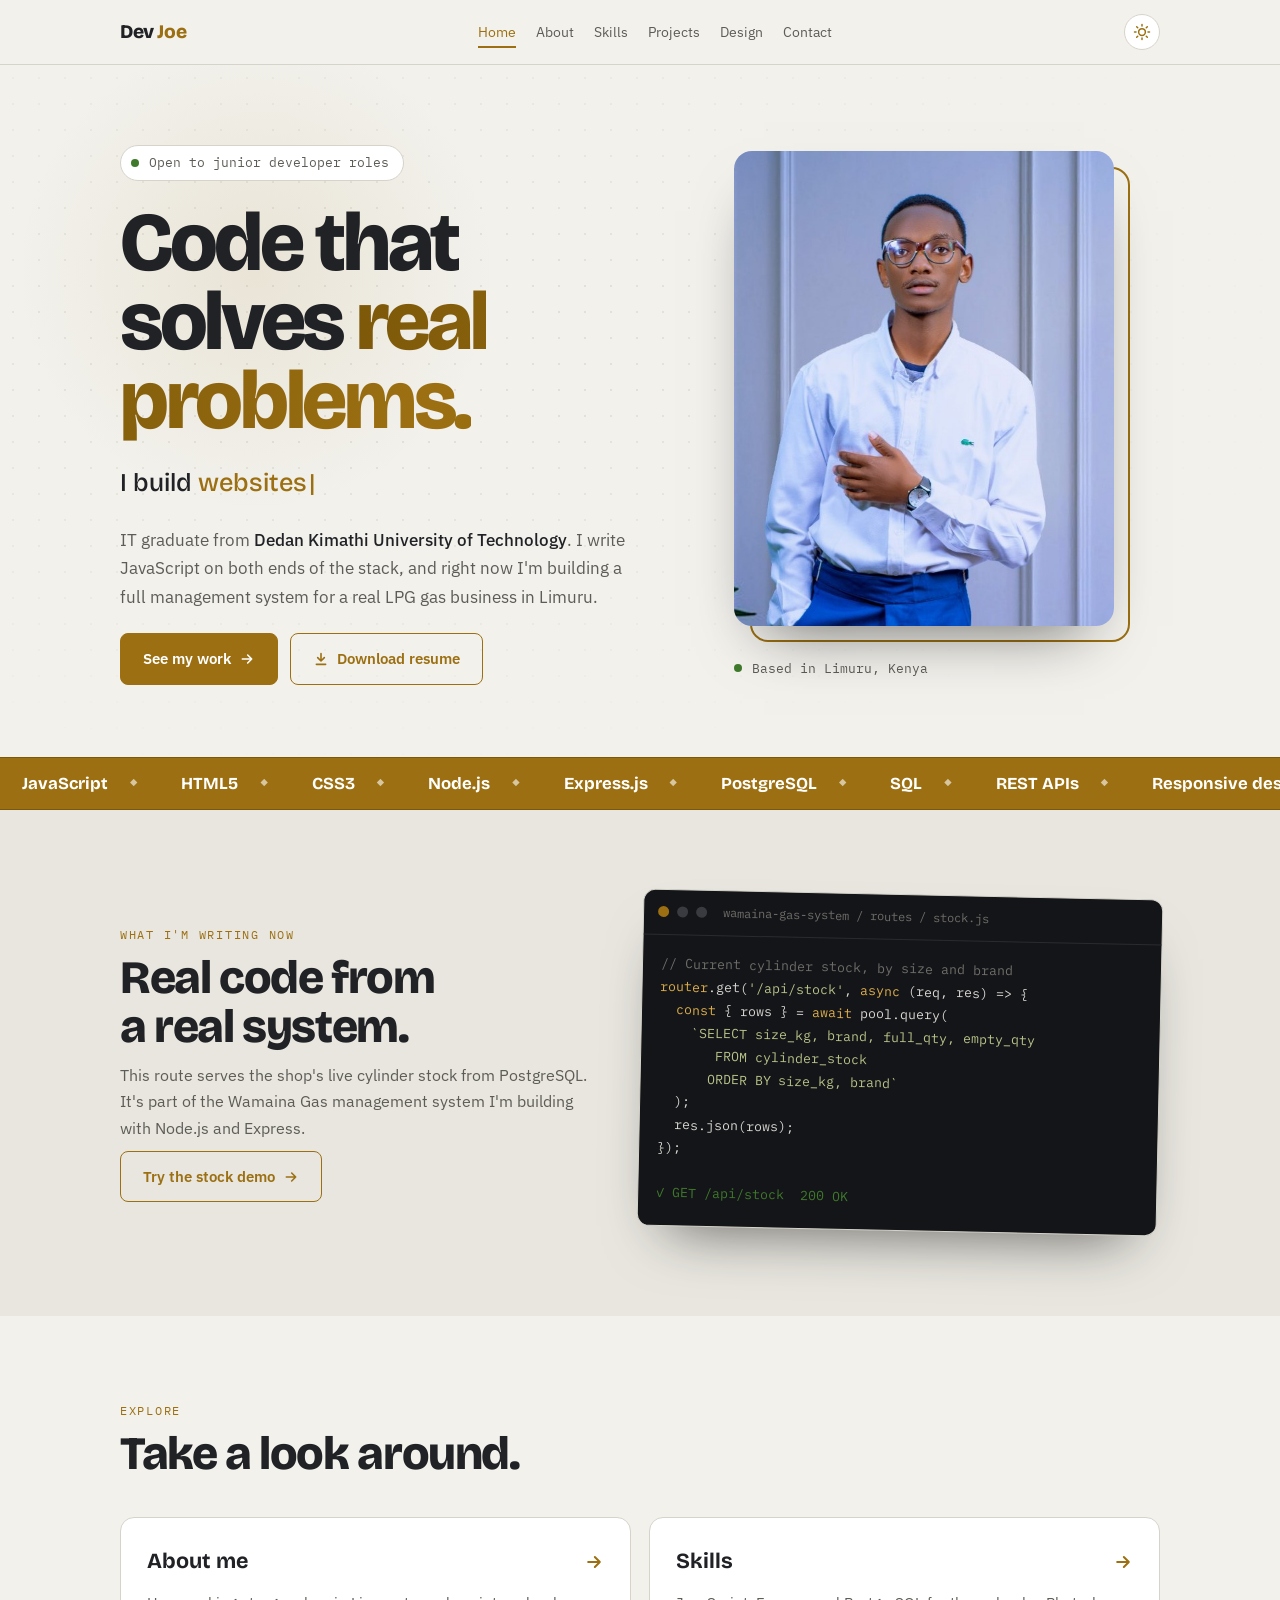
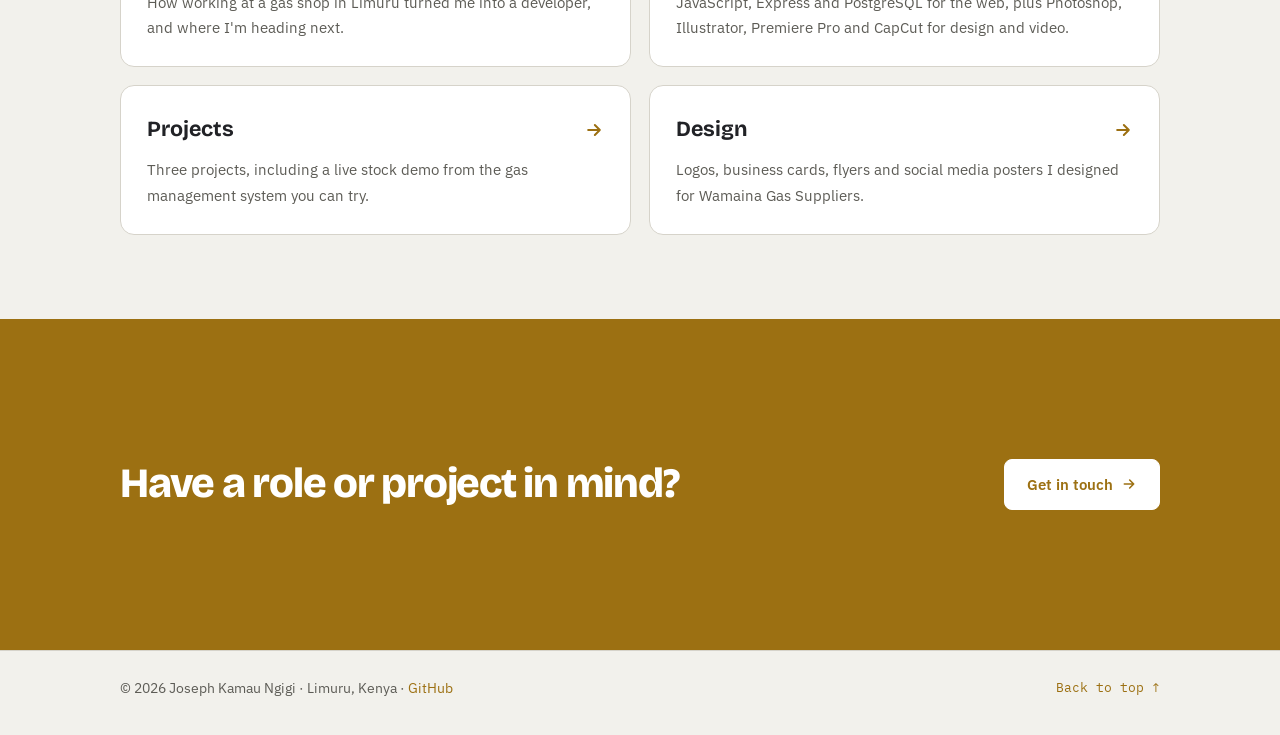
<file: index.html>
<!doctype html>
<html lang="en">
<head>
<meta charset="utf-8">
<meta name="viewport" content="width=device-width, initial-scale=1, viewport-fit=cover">
<meta name="description" content="Joseph Kamau Ngigi (Dev Joe), web developer and graphic designer in Limuru, Kenya.">
<style>:root{padding-top:env(safe-area-inset-top,0px);padding-bottom:env(safe-area-inset-bottom,0px)}body{margin:0}img{max-width:100%}[hidden]{display:none!important}</style>
<title>Joseph Kamau Ngigi</title>
</head>
<body>
<link rel="preconnect" href="https://fonts.googleapis.com">
<link rel="preconnect" href="https://fonts.gstatic.com" crossorigin>
<link rel="stylesheet" href="https://fonts.googleapis.com/css2?family=Bricolage+Grotesque:opsz,wght@12..96,500;12..96,700;12..96,800&family=IBM+Plex+Sans:wght@400;500;600&family=IBM+Plex+Mono:wght@400;500&display=swap">
<link rel="stylesheet" href="styles.css">
<script>try{var t=localStorage.getItem('jkn-theme');if(t)document.documentElement.setAttribute('data-theme',t);}catch(e){}</script>

<header class="top">
  <div class="wrap">
    <a class="mark" href="index.html">Dev <span>Joe</span></a>
    <nav aria-label="Main">
        <a href="index.html" class="active" aria-current="page">Home</a>
        <a href="about.html">About</a>
        <a href="skills.html">Skills</a>
        <a href="projects.html">Projects</a>
        <a href="design.html">Design</a>
        <a href="contact.html">Contact</a>
    </nav>
    <div class="top-right">
      <button class="theme-btn" id="theme-btn" type="button" aria-label="Switch light or dark theme">
        <svg viewBox="0 0 24 24" fill="none" stroke="currentColor" stroke-width="2" stroke-linecap="round"><circle cx="12" cy="12" r="4.5"/><path d="M12 2v2M12 20v2M4.9 4.9l1.4 1.4M17.7 17.7l1.4 1.4M2 12h2M20 12h2M4.9 19.1l1.4-1.4M17.7 6.3l1.4-1.4"/></svg>
      </button>
      <button class="menu-btn" id="menu-btn" type="button" aria-label="Open menu" aria-expanded="false">
        <svg viewBox="0 0 24 24" fill="none" stroke="currentColor" stroke-width="2.2" stroke-linecap="round"><path d="M4 7h16M4 12h16M4 17h16"/></svg>
      </button>
    </div>
  </div>
</header>

<main id="top">
  <div class="hero" id="hero">
    <div class="glow" aria-hidden="true"></div>
    <div class="wrap hero-grid">
      <div class="hero-copy">
        <div class="hello"><span class="dot"></span>Open to junior developer roles</div>
        <h1>Code that solves <span class="last">real problems.</span></h1>
        <p class="role">I build <span class="rot" id="rot">websites</span></p>
        <p class="lede">IT graduate from <strong>Dedan Kimathi University of Technology</strong>. I write JavaScript on both ends of the stack, and right now I'm building a full management system for a real LPG gas business in Limuru.</p>
        <div class="actions">
          <a class="btn btn-solid" href="projects.html">See my work <svg viewBox="0 0 24 24" fill="none" stroke="currentColor" stroke-width="2.4" stroke-linecap="round" stroke-linejoin="round"><path d="M5 12h14M13 6l6 6-6 6"/></svg></a>
          <a class="btn btn-ghost resume-dl" id="dl-hero" href="Joseph-Kamau-Ngigi-Resume.pdf" download><svg viewBox="0 0 24 24" fill="none" stroke="currentColor" stroke-width="2.4" stroke-linecap="round" stroke-linejoin="round"><path d="M12 4v11M7 10l5 5 5-5M5 20h14"/></svg> Download resume</a>
        </div>
      </div>

      <figure class="portrait">
        <div class="portrait-frame"><img src="portrait.jpg" alt="Portrait of Joseph, wearing glasses and a white shirt" width="570" height="712"></div>
        <figcaption><span class="dot"></span>Based in Limuru, Kenya</figcaption>
      </figure>
    </div>
  </div>

  <div class="ticker" aria-label="Skills: JavaScript, HTML, CSS, Node.js, Express.js, PostgreSQL, SQL, REST APIs, Photoshop, Illustrator, Premiere Pro, CapCut">
    <div class="ticker-track" aria-hidden="true">
      <span>JavaScript</span><span>HTML5</span><span>CSS3</span><span>Node.js</span><span>Express.js</span><span>PostgreSQL</span><span>SQL</span><span>REST APIs</span><span>Responsive design</span><span>Photoshop</span><span>Illustrator</span><span>Premiere Pro</span><span>CapCut</span>
      <span>JavaScript</span><span>HTML5</span><span>CSS3</span><span>Node.js</span><span>Express.js</span><span>PostgreSQL</span><span>SQL</span><span>REST APIs</span><span>Responsive design</span><span>Photoshop</span><span>Illustrator</span><span>Premiere Pro</span><span>CapCut</span>
    </div>
  </div>

  <section class="alt">
    <div class="wrap now-grid">
      <div class="sec-head">
        <div class="kicker">What I'm writing now</div>
        <h2>Real code from a real system.</h2>
        <p>This route serves the shop's live cylinder stock from PostgreSQL. It's part of the Wamaina Gas management system I'm building with Node.js and Express.</p>
        <a class="btn btn-ghost" href="projects.html" style="justify-self:start">Try the stock demo <svg viewBox="0 0 24 24" fill="none" stroke="currentColor" stroke-width="2.4" stroke-linecap="round" stroke-linejoin="round"><path d="M5 12h14M13 6l6 6-6 6"/></svg></a>
      </div>
      <div class="code-win" aria-label="Code sample from the Wamaina Gas system">
        <div class="code-bar"><i></i><i></i><i></i><span>wamaina-gas-system / routes / stock.js</span></div>
        <div class="code typing" id="code">
          <div class="ln"><span class="cm">// Current cylinder stock, by size and brand</span></div>
          <div class="ln"><span class="kw">router</span>.get(<span class="str">'/api/stock'</span>, <span class="kw">async</span> (req, res) =&gt; {</div>
          <div class="ln">  <span class="kw">const</span> { rows } = <span class="kw">await</span> pool.query(</div>
          <div class="ln">    <span class="str">`SELECT size_kg, brand, full_qty, empty_qty</span></div>
          <div class="ln"><span class="str">       FROM cylinder_stock</span></div>
          <div class="ln"><span class="str">      ORDER BY size_kg, brand`</span></div>
          <div class="ln">  );</div>
          <div class="ln">  res.json(rows);</div>
          <div class="ln">});</div>
          <div class="ln"> </div>
          <div class="ln"><span class="out">✓ GET /api/stock  200 OK</span></div>
        </div>
      </div>
    </div>
  </section>

  <section>
    <div class="wrap">
      <div class="sec-head">
        <div class="kicker">Explore</div>
        <h2>Take a look around.</h2>
      </div>
      <div class="quick">
        <a href="about.html">
          <h3>About me <svg viewBox="0 0 24 24" fill="none" stroke="currentColor" stroke-width="2.4" stroke-linecap="round" stroke-linejoin="round"><path d="M5 12h14M13 6l6 6-6 6"/></svg></h3>
          <p>How working at a gas shop in Limuru turned me into a developer, and where I'm heading next.</p>
        </a>
        <a href="skills.html">
          <h3>Skills <svg viewBox="0 0 24 24" fill="none" stroke="currentColor" stroke-width="2.4" stroke-linecap="round" stroke-linejoin="round"><path d="M5 12h14M13 6l6 6-6 6"/></svg></h3>
          <p>JavaScript, Express and PostgreSQL for the web, plus Photoshop, Illustrator, Premiere Pro and CapCut for design and video.</p>
        </a>
        <a href="projects.html">
          <h3>Projects <svg viewBox="0 0 24 24" fill="none" stroke="currentColor" stroke-width="2.4" stroke-linecap="round" stroke-linejoin="round"><path d="M5 12h14M13 6l6 6-6 6"/></svg></h3>
          <p>Three projects, including a live stock demo from the gas management system you can try.</p>
        </a>
        <a href="design.html">
          <h3>Design <svg viewBox="0 0 24 24" fill="none" stroke="currentColor" stroke-width="2.4" stroke-linecap="round" stroke-linejoin="round"><path d="M5 12h14M13 6l6 6-6 6"/></svg></h3>
          <p>Logos, business cards, flyers and social media posters I designed for Wamaina Gas Suppliers.</p>
        </a>
      </div>
    </div>
  </section>

  <section class="cta">
    <div class="wrap">
      <h2>Have a role or project in mind?</h2>
      <a class="btn" href="contact.html">Get in touch <svg viewBox="0 0 24 24" fill="none" stroke="currentColor" stroke-width="2.4" stroke-linecap="round" stroke-linejoin="round"><path d="M5 12h14M13 6l6 6-6 6"/></svg></a>
    </div>
  </section>
</main>

<footer>
  <div class="wrap">
    <span>© 2026 Joseph Kamau Ngigi · Limuru, Kenya · <a href="https://github.com/ka-mau-jo-seph" target="_blank" rel="noopener">GitHub</a></span>
    <a class="to-top" href="#top">Back to top ↑</a>
  </div>
</footer>
<script src="app.js"></script>

</body>
</html>
</file>
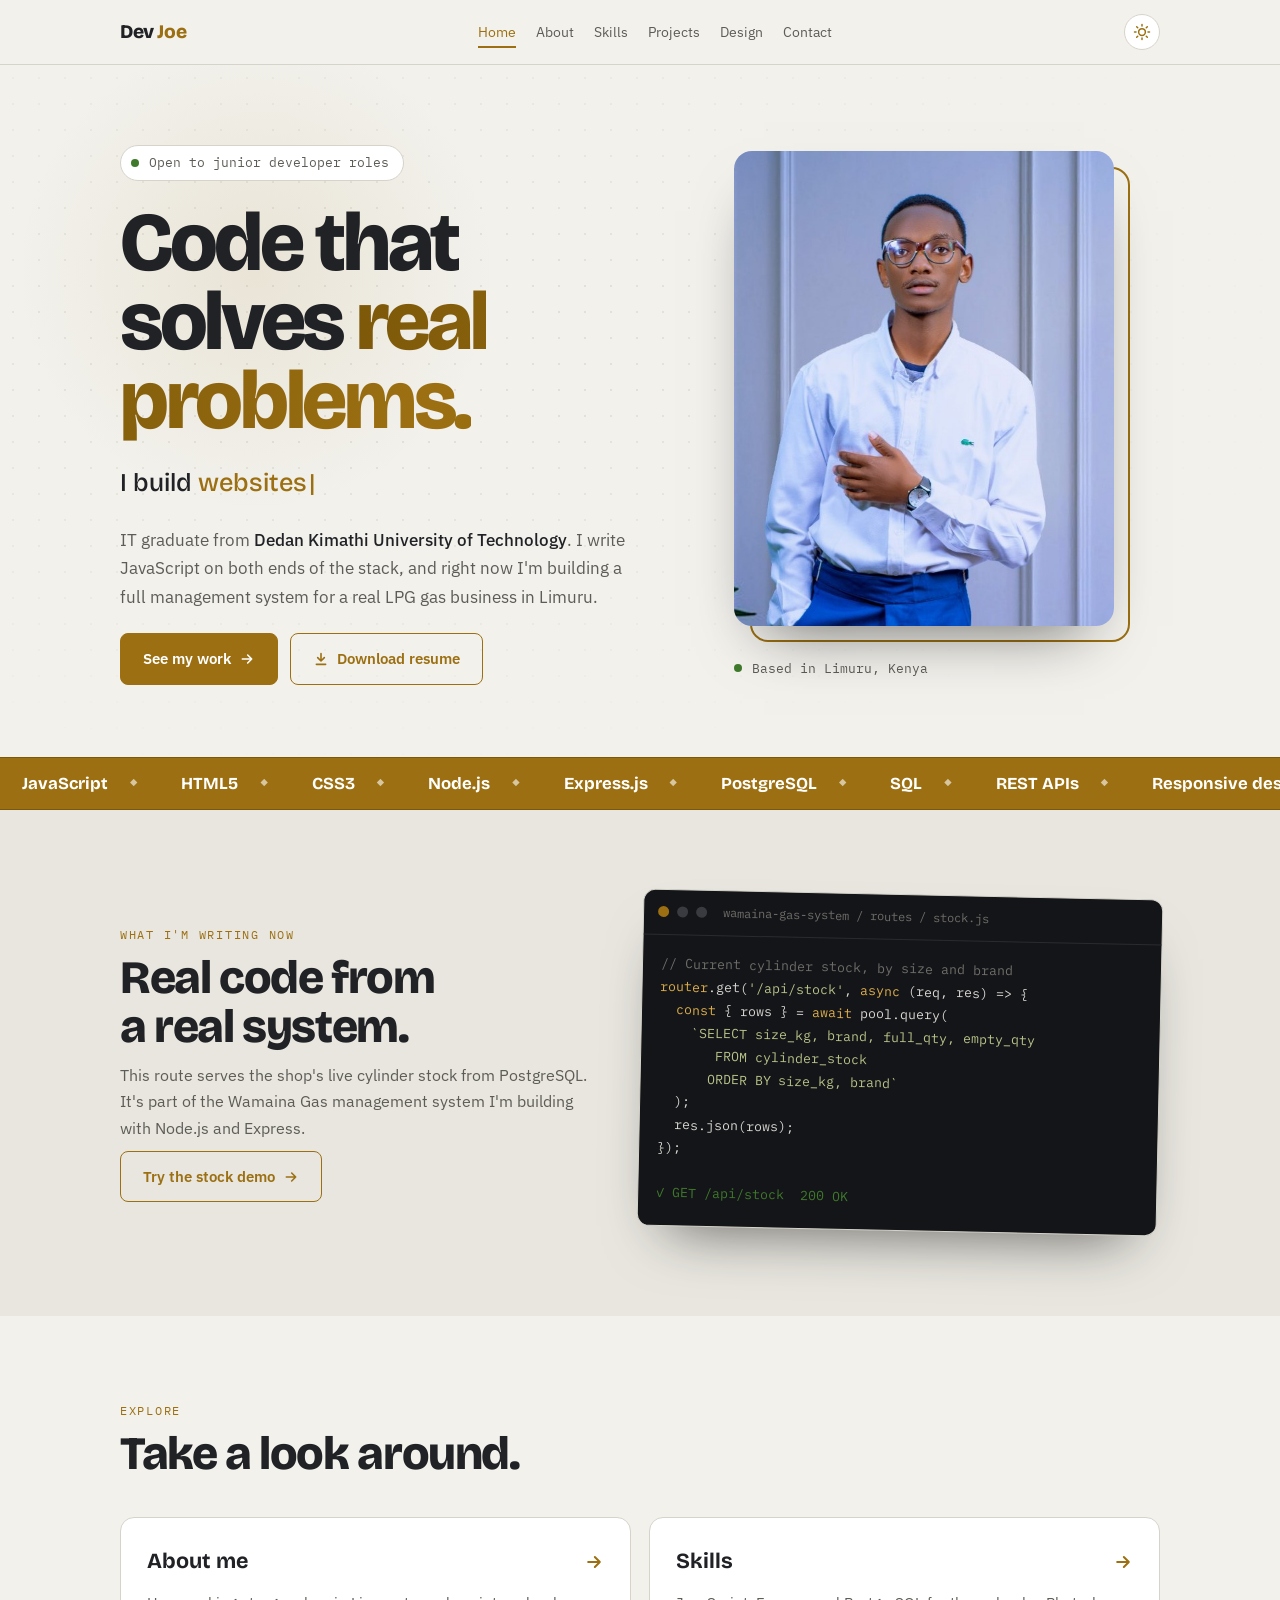
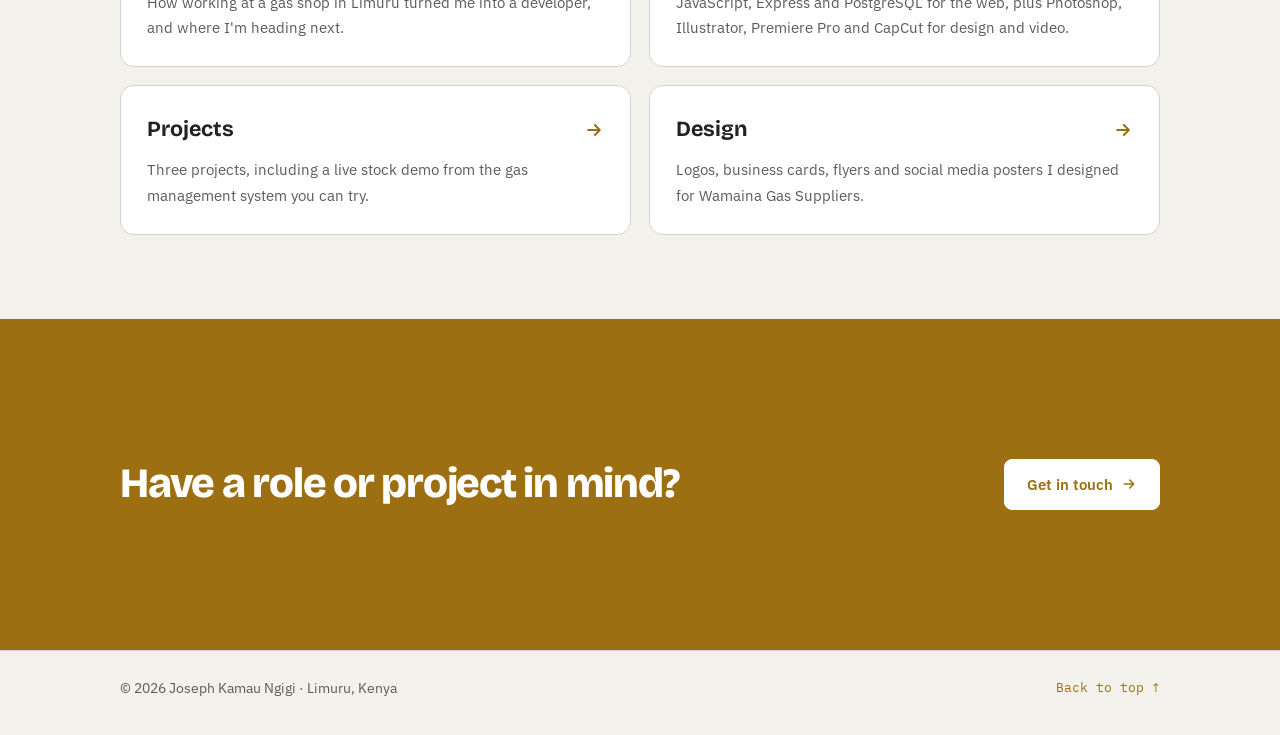
<file: dev-joe-portfolio/index.html>
<!doctype html>
<html lang="en">
<head>
<meta charset="utf-8">
<meta name="viewport" content="width=device-width, initial-scale=1, viewport-fit=cover">
<meta name="description" content="Joseph Kamau Ngigi (Dev Joe), web developer and graphic designer in Limuru, Kenya.">
<style>:root{padding-top:env(safe-area-inset-top,0px);padding-bottom:env(safe-area-inset-bottom,0px)}body{margin:0}img{max-width:100%}[hidden]{display:none!important}</style>
<title>Joseph Kamau Ngigi</title>
</head>
<body>
<link rel="preconnect" href="https://fonts.googleapis.com">
<link rel="preconnect" href="https://fonts.gstatic.com" crossorigin>
<link rel="stylesheet" href="https://fonts.googleapis.com/css2?family=Bricolage+Grotesque:opsz,wght@12..96,500;12..96,700;12..96,800&family=IBM+Plex+Sans:wght@400;500;600&family=IBM+Plex+Mono:wght@400;500&display=swap">
<link rel="stylesheet" href="styles.css">
<script>try{var t=localStorage.getItem('jkn-theme');if(t)document.documentElement.setAttribute('data-theme',t);}catch(e){}</script>

<header class="top">
  <div class="wrap">
    <a class="mark" href="index.html">Dev <span>Joe</span></a>
    <nav aria-label="Main">
        <a href="index.html" class="active" aria-current="page">Home</a>
        <a href="about.html">About</a>
        <a href="skills.html">Skills</a>
        <a href="projects.html">Projects</a>
        <a href="design.html">Design</a>
        <a href="contact.html">Contact</a>
    </nav>
    <div class="top-right">
      <button class="theme-btn" id="theme-btn" type="button" aria-label="Switch light or dark theme">
        <svg viewBox="0 0 24 24" fill="none" stroke="currentColor" stroke-width="2" stroke-linecap="round"><circle cx="12" cy="12" r="4.5"/><path d="M12 2v2M12 20v2M4.9 4.9l1.4 1.4M17.7 17.7l1.4 1.4M2 12h2M20 12h2M4.9 19.1l1.4-1.4M17.7 6.3l1.4-1.4"/></svg>
      </button>
      <button class="menu-btn" id="menu-btn" type="button" aria-label="Open menu" aria-expanded="false">
        <svg viewBox="0 0 24 24" fill="none" stroke="currentColor" stroke-width="2.2" stroke-linecap="round"><path d="M4 7h16M4 12h16M4 17h16"/></svg>
      </button>
    </div>
  </div>
</header>

<main id="top">
  <div class="hero" id="hero">
    <div class="glow" aria-hidden="true"></div>
    <div class="wrap hero-grid">
      <div class="hero-copy">
        <div class="hello"><span class="dot"></span>Open to junior developer roles</div>
        <h1>Code that solves <span class="last">real problems.</span></h1>
        <p class="role">I build <span class="rot" id="rot">websites</span></p>
        <p class="lede">IT graduate from <strong>Dedan Kimathi University of Technology</strong>. I write JavaScript on both ends of the stack, and right now I'm building a full management system for a real LPG gas business in Limuru.</p>
        <div class="actions">
          <a class="btn btn-solid" href="projects.html">See my work <svg viewBox="0 0 24 24" fill="none" stroke="currentColor" stroke-width="2.4" stroke-linecap="round" stroke-linejoin="round"><path d="M5 12h14M13 6l6 6-6 6"/></svg></a>
          <a class="btn btn-ghost resume-dl" id="dl-hero" href="Joseph-Kamau-Ngigi-Resume.pdf" download><svg viewBox="0 0 24 24" fill="none" stroke="currentColor" stroke-width="2.4" stroke-linecap="round" stroke-linejoin="round"><path d="M12 4v11M7 10l5 5 5-5M5 20h14"/></svg> Download resume</a>
        </div>
      </div>

      <figure class="portrait">
        <div class="portrait-frame"><img src="portrait.jpg" alt="Portrait of Joseph, wearing glasses and a white shirt" width="570" height="712"></div>
        <figcaption><span class="dot"></span>Based in Limuru, Kenya</figcaption>
      </figure>
    </div>
  </div>

  <div class="ticker" aria-label="Skills: JavaScript, HTML, CSS, Node.js, Express.js, PostgreSQL, SQL, REST APIs, Photoshop, Illustrator, Premiere Pro, CapCut">
    <div class="ticker-track" aria-hidden="true">
      <span>JavaScript</span><span>HTML5</span><span>CSS3</span><span>Node.js</span><span>Express.js</span><span>PostgreSQL</span><span>SQL</span><span>REST APIs</span><span>Responsive design</span><span>Photoshop</span><span>Illustrator</span><span>Premiere Pro</span><span>CapCut</span>
      <span>JavaScript</span><span>HTML5</span><span>CSS3</span><span>Node.js</span><span>Express.js</span><span>PostgreSQL</span><span>SQL</span><span>REST APIs</span><span>Responsive design</span><span>Photoshop</span><span>Illustrator</span><span>Premiere Pro</span><span>CapCut</span>
    </div>
  </div>

  <section class="alt">
    <div class="wrap now-grid">
      <div class="sec-head">
        <div class="kicker">What I'm writing now</div>
        <h2>Real code from a real system.</h2>
        <p>This route serves the shop's live cylinder stock from PostgreSQL. It's part of the Wamaina Gas management system I'm building with Node.js and Express.</p>
        <a class="btn btn-ghost" href="projects.html" style="justify-self:start">Try the stock demo <svg viewBox="0 0 24 24" fill="none" stroke="currentColor" stroke-width="2.4" stroke-linecap="round" stroke-linejoin="round"><path d="M5 12h14M13 6l6 6-6 6"/></svg></a>
      </div>
      <div class="code-win" aria-label="Code sample from the Wamaina Gas system">
        <div class="code-bar"><i></i><i></i><i></i><span>wamaina-gas-system / routes / stock.js</span></div>
        <div class="code typing" id="code">
          <div class="ln"><span class="cm">// Current cylinder stock, by size and brand</span></div>
          <div class="ln"><span class="kw">router</span>.get(<span class="str">'/api/stock'</span>, <span class="kw">async</span> (req, res) =&gt; {</div>
          <div class="ln">  <span class="kw">const</span> { rows } = <span class="kw">await</span> pool.query(</div>
          <div class="ln">    <span class="str">`SELECT size_kg, brand, full_qty, empty_qty</span></div>
          <div class="ln"><span class="str">       FROM cylinder_stock</span></div>
          <div class="ln"><span class="str">      ORDER BY size_kg, brand`</span></div>
          <div class="ln">  );</div>
          <div class="ln">  res.json(rows);</div>
          <div class="ln">});</div>
          <div class="ln"> </div>
          <div class="ln"><span class="out">✓ GET /api/stock  200 OK</span></div>
        </div>
      </div>
    </div>
  </section>

  <section>
    <div class="wrap">
      <div class="sec-head">
        <div class="kicker">Explore</div>
        <h2>Take a look around.</h2>
      </div>
      <div class="quick">
        <a href="about.html">
          <h3>About me <svg viewBox="0 0 24 24" fill="none" stroke="currentColor" stroke-width="2.4" stroke-linecap="round" stroke-linejoin="round"><path d="M5 12h14M13 6l6 6-6 6"/></svg></h3>
          <p>How working at a gas shop in Limuru turned me into a developer, and where I'm heading next.</p>
        </a>
        <a href="skills.html">
          <h3>Skills <svg viewBox="0 0 24 24" fill="none" stroke="currentColor" stroke-width="2.4" stroke-linecap="round" stroke-linejoin="round"><path d="M5 12h14M13 6l6 6-6 6"/></svg></h3>
          <p>JavaScript, Express and PostgreSQL for the web, plus Photoshop, Illustrator, Premiere Pro and CapCut for design and video.</p>
        </a>
        <a href="projects.html">
          <h3>Projects <svg viewBox="0 0 24 24" fill="none" stroke="currentColor" stroke-width="2.4" stroke-linecap="round" stroke-linejoin="round"><path d="M5 12h14M13 6l6 6-6 6"/></svg></h3>
          <p>Three projects, including a live stock demo from the gas management system you can try.</p>
        </a>
        <a href="design.html">
          <h3>Design <svg viewBox="0 0 24 24" fill="none" stroke="currentColor" stroke-width="2.4" stroke-linecap="round" stroke-linejoin="round"><path d="M5 12h14M13 6l6 6-6 6"/></svg></h3>
          <p>Logos, business cards, flyers and social media posters I designed for Wamaina Gas Suppliers.</p>
        </a>
      </div>
    </div>
  </section>

  <section class="cta">
    <div class="wrap">
      <h2>Have a role or project in mind?</h2>
      <a class="btn" href="contact.html">Get in touch <svg viewBox="0 0 24 24" fill="none" stroke="currentColor" stroke-width="2.4" stroke-linecap="round" stroke-linejoin="round"><path d="M5 12h14M13 6l6 6-6 6"/></svg></a>
    </div>
  </section>
</main>

<footer>
  <div class="wrap">
    <span>© 2026 Joseph Kamau Ngigi · Limuru, Kenya</span>
    <a class="to-top" href="#top">Back to top ↑</a>
  </div>
</footer>
<script src="app.js"></script>

</body>
</html>
</file>
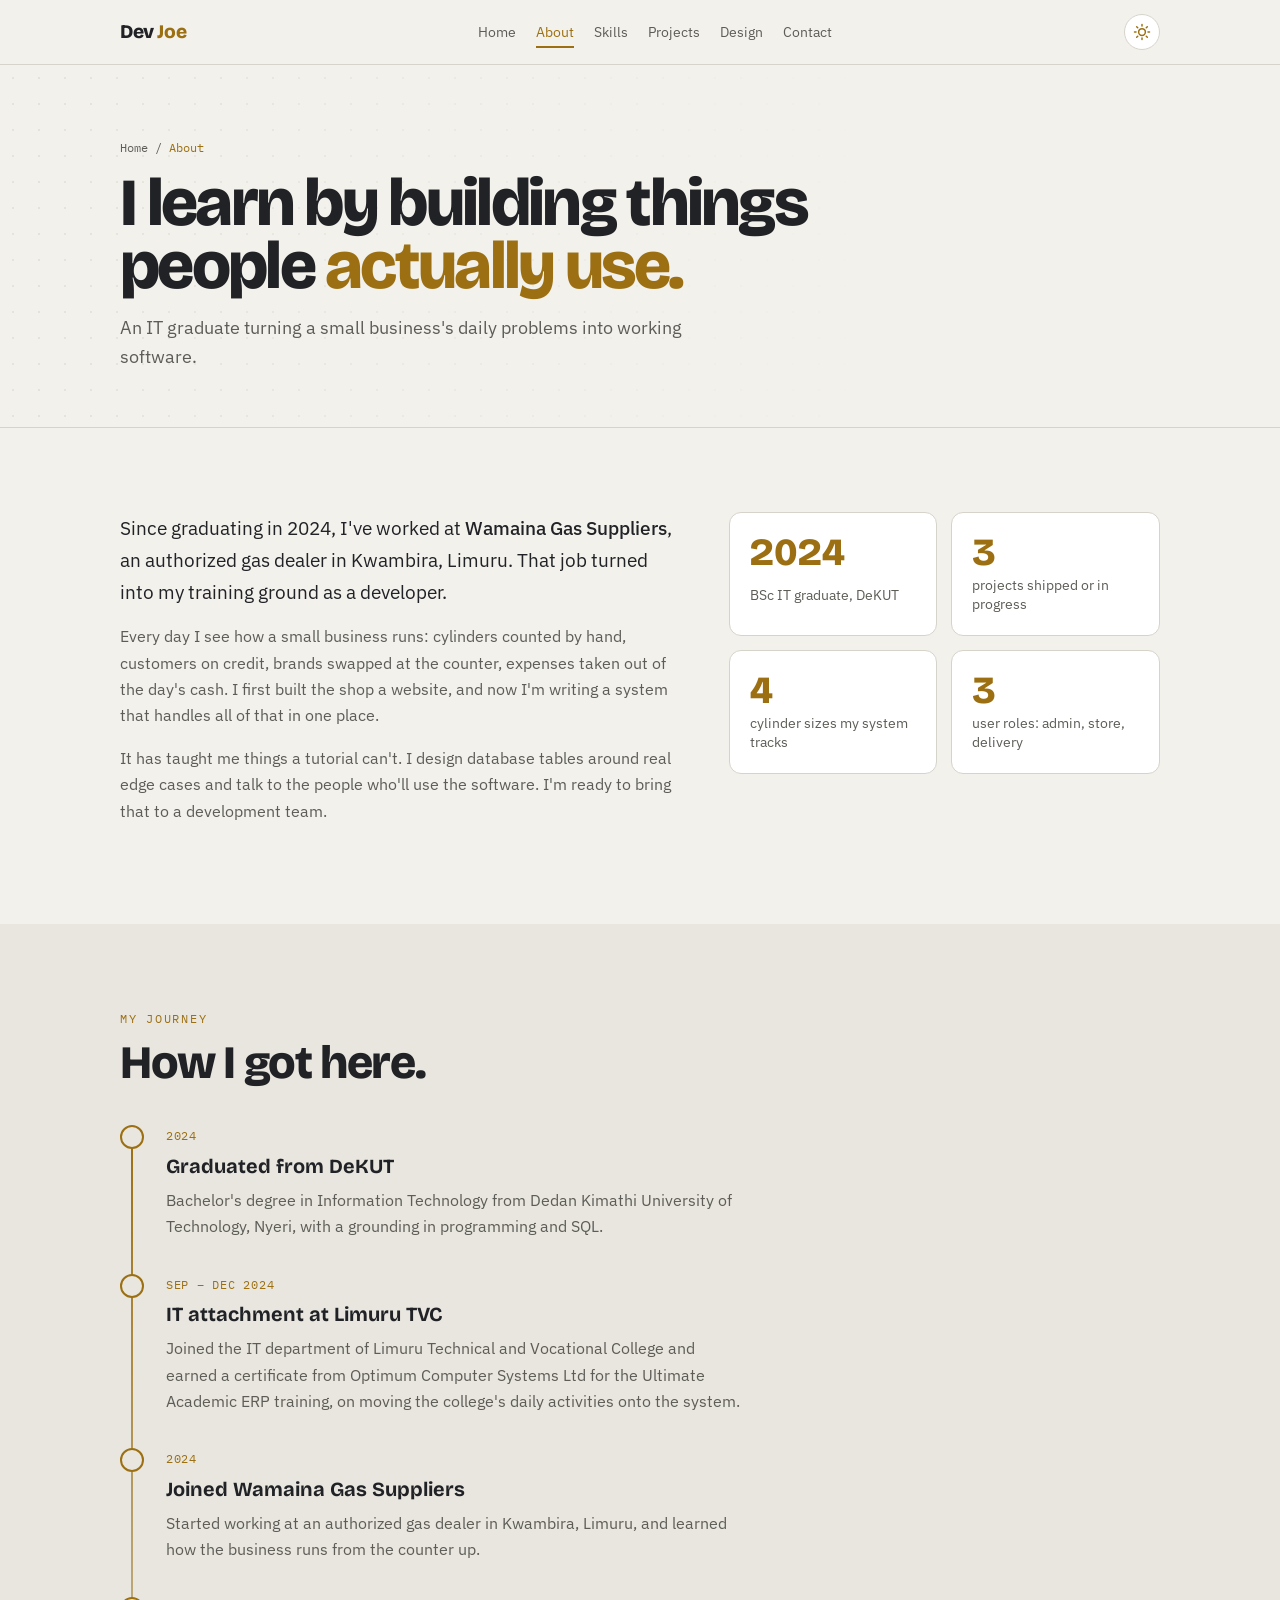
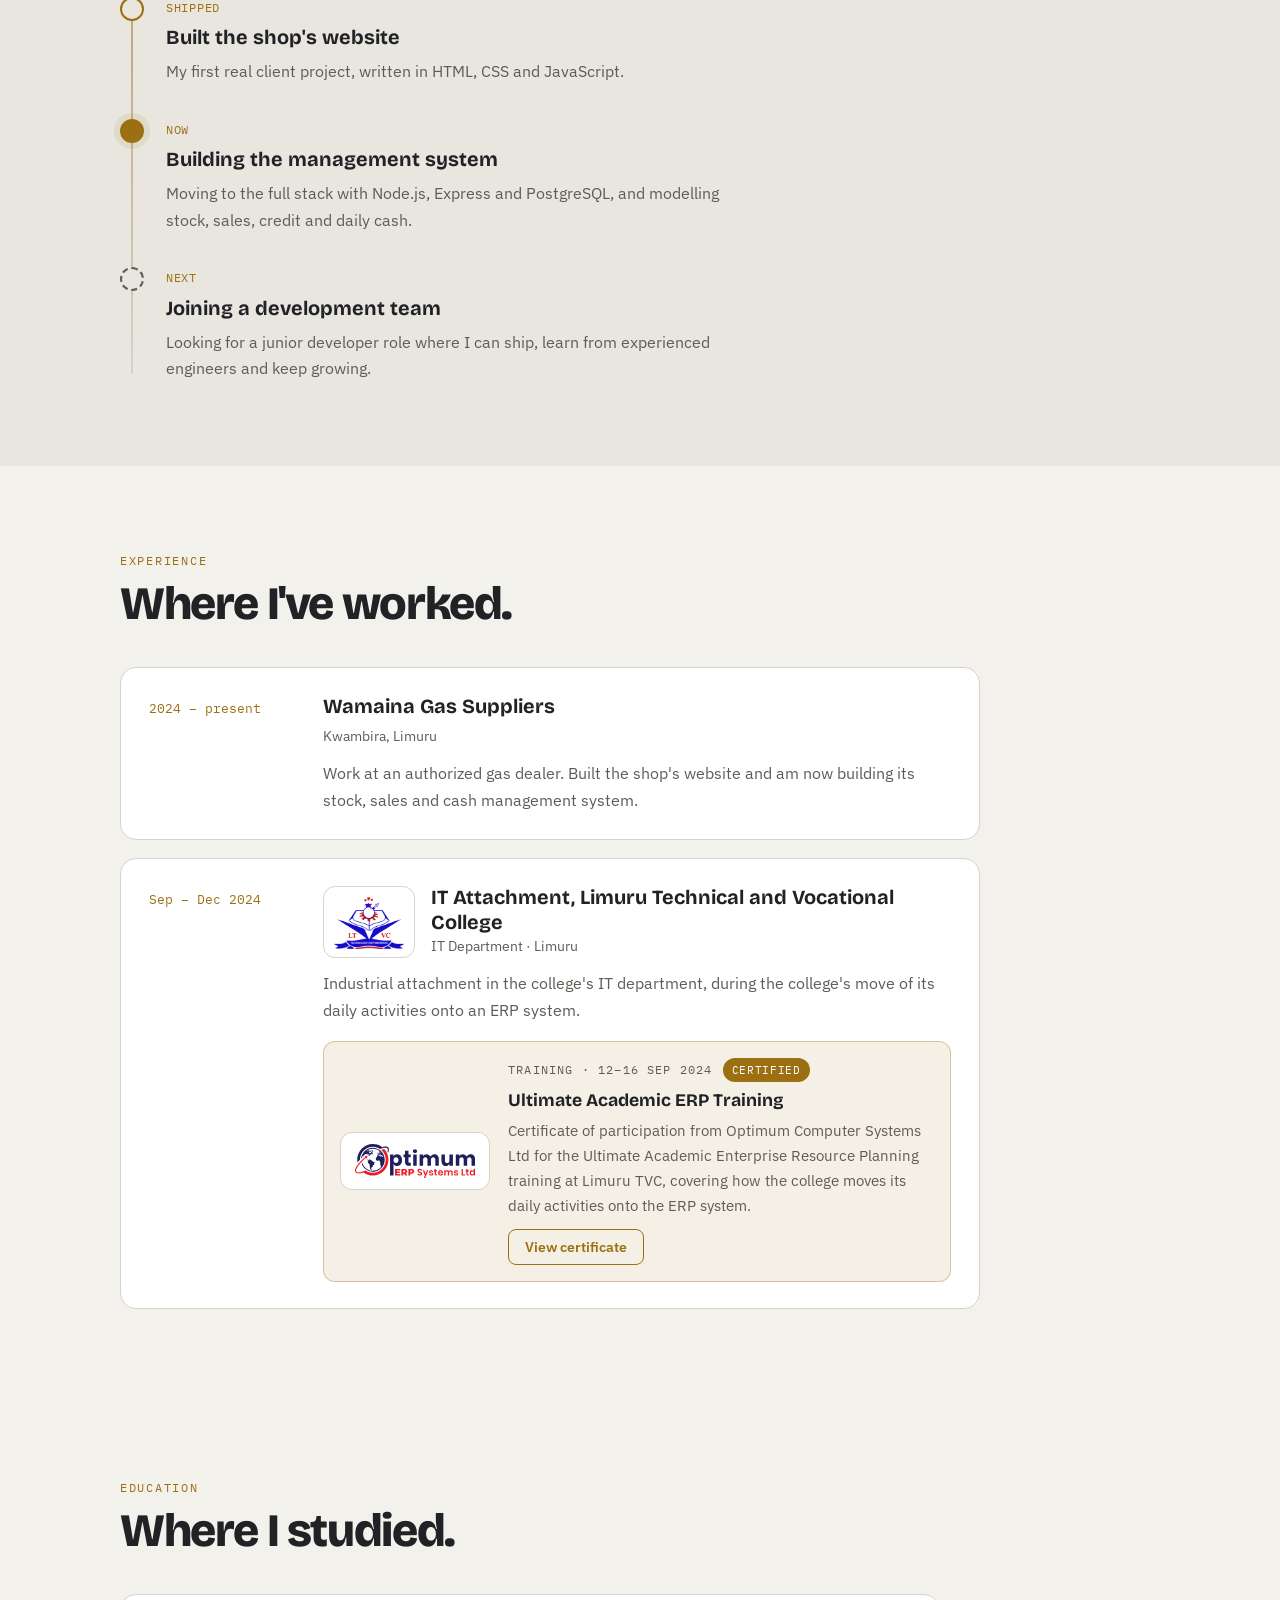
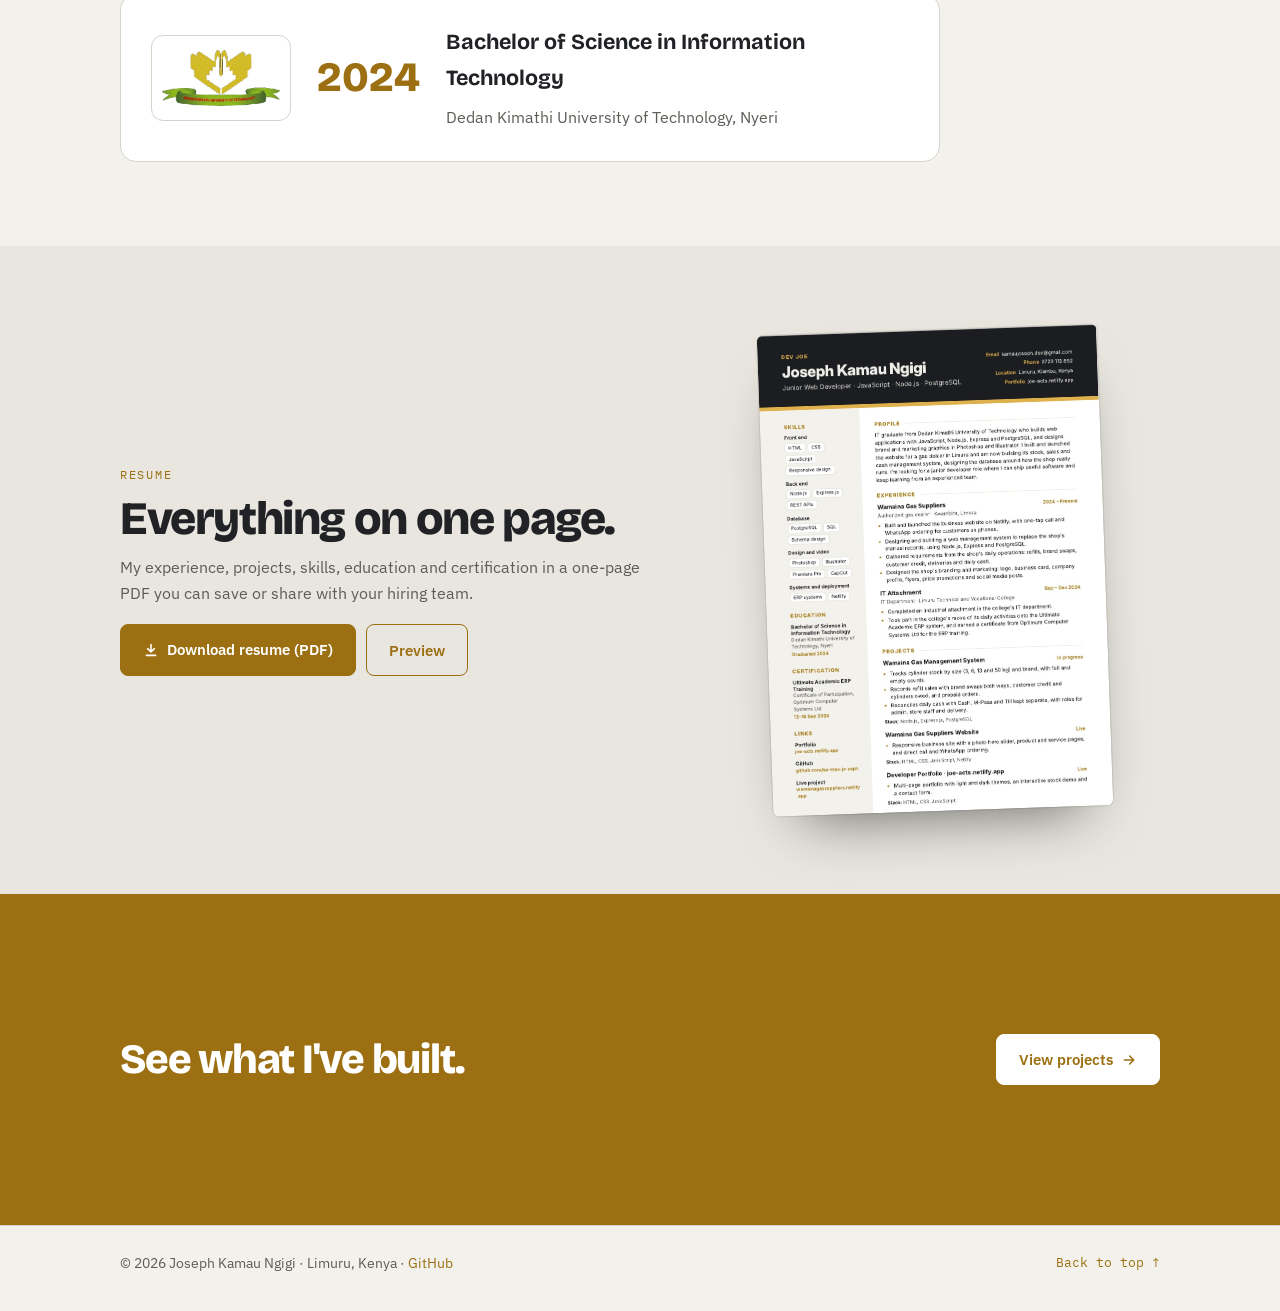
<file: about.html>
<!doctype html>
<html lang="en">
<head>
<meta charset="utf-8">
<meta name="viewport" content="width=device-width, initial-scale=1, viewport-fit=cover">
<title>About · Joseph Kamau Ngigi</title>
<link rel="preconnect" href="https://fonts.googleapis.com">
<link rel="preconnect" href="https://fonts.gstatic.com" crossorigin>
<link rel="stylesheet" href="https://fonts.googleapis.com/css2?family=Bricolage+Grotesque:opsz,wght@12..96,500;12..96,700;12..96,800&family=IBM+Plex+Sans:wght@400;500;600&family=IBM+Plex+Mono:wght@400;500&display=swap">
<link rel="stylesheet" href="styles.css">
<script>try{var t=localStorage.getItem('jkn-theme');if(t)document.documentElement.setAttribute('data-theme',t);}catch(e){}</script>
<style>:root{padding-top:env(safe-area-inset-top,0px);padding-bottom:env(safe-area-inset-bottom,0px)}body{margin:0}img{max-width:100%}[hidden]{display:none!important}</style>
</head>
<body>
<header class="top">
  <div class="wrap">
    <a class="mark" href="index.html">Dev <span>Joe</span></a>
    <nav aria-label="Main">
        <a href="index.html">Home</a>
        <a href="about.html" class="active" aria-current="page">About</a>
        <a href="skills.html">Skills</a>
        <a href="projects.html">Projects</a>
        <a href="design.html">Design</a>
        <a href="contact.html">Contact</a>
    </nav>
    <div class="top-right">
      <button class="theme-btn" id="theme-btn" type="button" aria-label="Switch light or dark theme">
        <svg viewBox="0 0 24 24" fill="none" stroke="currentColor" stroke-width="2" stroke-linecap="round"><circle cx="12" cy="12" r="4.5"/><path d="M12 2v2M12 20v2M4.9 4.9l1.4 1.4M17.7 17.7l1.4 1.4M2 12h2M20 12h2M4.9 19.1l1.4-1.4M17.7 6.3l1.4-1.4"/></svg>
      </button>
      <button class="menu-btn" id="menu-btn" type="button" aria-label="Open menu" aria-expanded="false">
        <svg viewBox="0 0 24 24" fill="none" stroke="currentColor" stroke-width="2.2" stroke-linecap="round"><path d="M4 7h16M4 12h16M4 17h16"/></svg>
      </button>
    </div>
  </div>
</header>

<main id="top">
  <div class="page-hero">
    <div class="wrap">
      <div class="crumb"><a href="index.html">Home</a> / <span>About</span></div>
      <h1>I learn by building things people <em>actually use.</em></h1>
      <p>An IT graduate turning a small business's daily problems into working software.</p>
    </div>
  </div>

  <section>
    <div class="wrap">
      <div class="about-grid">
        <div class="about-text">
          <p>Since graduating in 2024, I've worked at <strong>Wamaina Gas Suppliers</strong>, an authorized gas dealer in Kwambira, Limuru. That job turned into my training ground as a developer.</p>
          <p>Every day I see how a small business runs: cylinders counted by hand, customers on credit, brands swapped at the counter, expenses taken out of the day's cash. I first built the shop a website, and now I'm writing a system that handles all of that in one place.</p>
          <p>It has taught me things a tutorial can't. I design database tables around real edge cases and talk to the people who'll use the software. I'm ready to bring that to a development team.</p>
        </div>
        <div class="stats">
          <div class="stat"><b>2024</b><span>BSc IT graduate, DeKUT</span></div>
          <div class="stat"><b>3</b><span>projects shipped or in progress</span></div>
          <div class="stat"><b>4</b><span>cylinder sizes my system tracks</span></div>
          <div class="stat"><b>3</b><span>user roles: admin, store, delivery</span></div>
        </div>
      </div>
    </div>
  </section>

  <section class="alt">
    <div class="wrap">
      <div class="sec-head">
        <div class="kicker">My journey</div>
        <h2>How I got here.</h2>
      </div>
      <div class="journey">
        <div class="step">
          <div class="node"></div>
          <div class="step-body">
            <span class="when">2024</span>
            <h3>Graduated from DeKUT</h3>
            <p>Bachelor's degree in Information Technology from Dedan Kimathi University of Technology, Nyeri, with a grounding in programming and SQL.</p>
          </div>
        </div>
        <div class="step">
          <div class="node"></div>
          <div class="step-body">
            <span class="when">Sep – Dec 2024</span>
            <h3>IT attachment at Limuru TVC</h3>
            <p>Joined the IT department of Limuru Technical and Vocational College and earned a certificate from Optimum Computer Systems Ltd for the Ultimate Academic ERP training, on moving the college's daily activities onto the system.</p>
          </div>
        </div>
        <div class="step">
          <div class="node"></div>
          <div class="step-body">
            <span class="when">2024</span>
            <h3>Joined Wamaina Gas Suppliers</h3>
            <p>Started working at an authorized gas dealer in Kwambira, Limuru, and learned how the business runs from the counter up.</p>
          </div>
        </div>
        <div class="step">
          <div class="node"></div>
          <div class="step-body">
            <span class="when">Shipped</span>
            <h3>Built the shop's website</h3>
            <p>My first real client project, written in HTML, CSS and JavaScript.</p>
          </div>
        </div>
        <div class="step now">
          <div class="node"></div>
          <div class="step-body">
            <span class="when">Now</span>
            <h3>Building the management system</h3>
            <p>Moving to the full stack with Node.js, Express and PostgreSQL, and modelling stock, sales, credit and daily cash.</p>
          </div>
        </div>
        <div class="step next">
          <div class="node"></div>
          <div class="step-body">
            <span class="when">Next</span>
            <h3>Joining a development team</h3>
            <p>Looking for a junior developer role where I can ship, learn from experienced engineers and keep growing.</p>
          </div>
        </div>
      </div>
    </div>
  </section>

  <section>
    <div class="wrap">
      <div class="sec-head">
        <div class="kicker">Experience</div>
        <h2>Where I've worked.</h2>
      </div>
      <div class="exp-list">
        <article class="exp">
          <div class="exp-when">2024 – present</div>
          <div class="exp-body">
            <h3>Wamaina Gas Suppliers</h3>
            <div class="exp-where">Kwambira, Limuru</div>
            <p>Work at an authorized gas dealer. Built the shop's website and am now building its stock, sales and cash management system.</p>
          </div>
        </article>
        <article class="exp">
          <div class="exp-when">Sep – Dec 2024</div>
          <div class="exp-body">
            <div class="exp-title">
              <div class="logo-plate"><img src="logo-ltvc.png" alt="Limuru Technical and Vocational College logo" width="400" height="299"></div>
              <div>
                <h3>IT Attachment, Limuru Technical and Vocational College</h3>
                <div class="exp-where">IT Department · Limuru</div>
              </div>
            </div>
            <p>Industrial attachment in the college's IT department, during the college's move of its daily activities onto an ERP system.</p>
            <div class="cert">
              <div class="logo-plate wide"><img src="logo-optimum.svg" alt="Optimum logo" width="714" height="200"></div>
              <div class="cert-body">
                <div class="cert-top"><span class="label">Training · 12–16 Sep 2024</span><span class="cert-badge">Certified</span></div>
                <h4>Ultimate Academic ERP Training</h4>
                <p>Certificate of participation from Optimum Computer Systems Ltd for the Ultimate Academic Enterprise Resource Planning training at Limuru TVC, covering how the college moves its daily activities onto the ERP system.</p>
                <button class="btn btn-ghost cert-btn" type="button" id="open-cert">View certificate</button>
              </div>
            </div>
          </div>
        </article>
      </div>
    </div>
  </section>

  <section>
    <div class="wrap">
      <div class="sec-head">
        <div class="kicker">Education</div>
        <h2>Where I studied.</h2>
      </div>
      <div class="edu-card">
        <div class="logo-plate edu-logo"><img src="logo-dekut.png" alt="Dedan Kimathi University of Technology logo" width="395" height="186"></div>
        <div class="edu-year">2024</div>
        <h3>Bachelor of Science in Information Technology</h3>
        <p>Dedan Kimathi University of Technology, Nyeri</p>
      </div>
    </div>
  </section>

  <section class="alt" id="resume">
    <div class="wrap resume-grid">
      <div class="sec-head">
        <div class="kicker">Resume</div>
        <h2>Everything on one page.</h2>
        <p>My experience, projects, skills, education and certification in a one-page PDF you can save or share with your hiring team.</p>
        <div class="resume-actions">
          <a class="btn btn-solid resume-dl" id="dl-about" href="Joseph-Kamau-Ngigi-Resume.pdf" download><svg viewBox="0 0 24 24" fill="none" stroke="currentColor" stroke-width="2.4" stroke-linecap="round" stroke-linejoin="round"><path d="M12 4v11M7 10l5 5 5-5M5 20h14"/></svg> Download resume (PDF)</a>
          <button class="btn btn-ghost" type="button" data-open="resume-box">Preview</button>
        </div>
        <p class="dl-note" id="dl-note-about" aria-live="polite"></p>
      </div>
      <button class="resume-thumb" type="button" data-open="resume-box" aria-label="Preview resume">
        <img src="resume-preview.jpg" alt="First page of Joseph Kamau Ngigi's resume" width="911" height="1288" loading="lazy">
      </button>
    </div>
  </section>

  <div class="lightbox" id="resume-box" hidden role="dialog" aria-modal="true" aria-label="Resume preview">
    <div class="lightbox-inner">
      <button class="lightbox-close" type="button" data-close="resume-box" aria-label="Close resume preview">×</button>
      <img src="resume-preview.jpg" alt="Joseph Kamau Ngigi's resume" width="911" height="1288">
    </div>
  </div>

  <section class="cta">
    <div class="wrap">
      <h2>See what I've built.</h2>
      <a class="btn" href="projects.html">View projects <svg viewBox="0 0 24 24" fill="none" stroke="currentColor" stroke-width="2.4" stroke-linecap="round" stroke-linejoin="round"><path d="M5 12h14M13 6l6 6-6 6"/></svg></a>
    </div>
  </section>

  <div class="lightbox" id="cert-box" hidden role="dialog" aria-modal="true" aria-label="ERP training certificate">
    <div class="lightbox-inner">
      <button class="lightbox-close" type="button" id="close-cert" aria-label="Close certificate">×</button>
      <img src="certificate-erp.jpg" alt="Certificate of participation awarded to Kamau Joseph by Optimum Computer Systems Ltd for the Ultimate Academic ERP Training at Limuru Technical and Vocational College, 12 to 16 September 2024" width="1600" height="1132" loading="lazy">
    </div>
  </div>
</main>

<footer>
  <div class="wrap">
    <span>© 2026 Joseph Kamau Ngigi · Limuru, Kenya · <a href="https://github.com/ka-mau-jo-seph" target="_blank" rel="noopener">GitHub</a></span>
    <a class="to-top" href="#top">Back to top ↑</a>
  </div>
</footer>
<script src="app.js"></script>
</body>
</html>
</file>
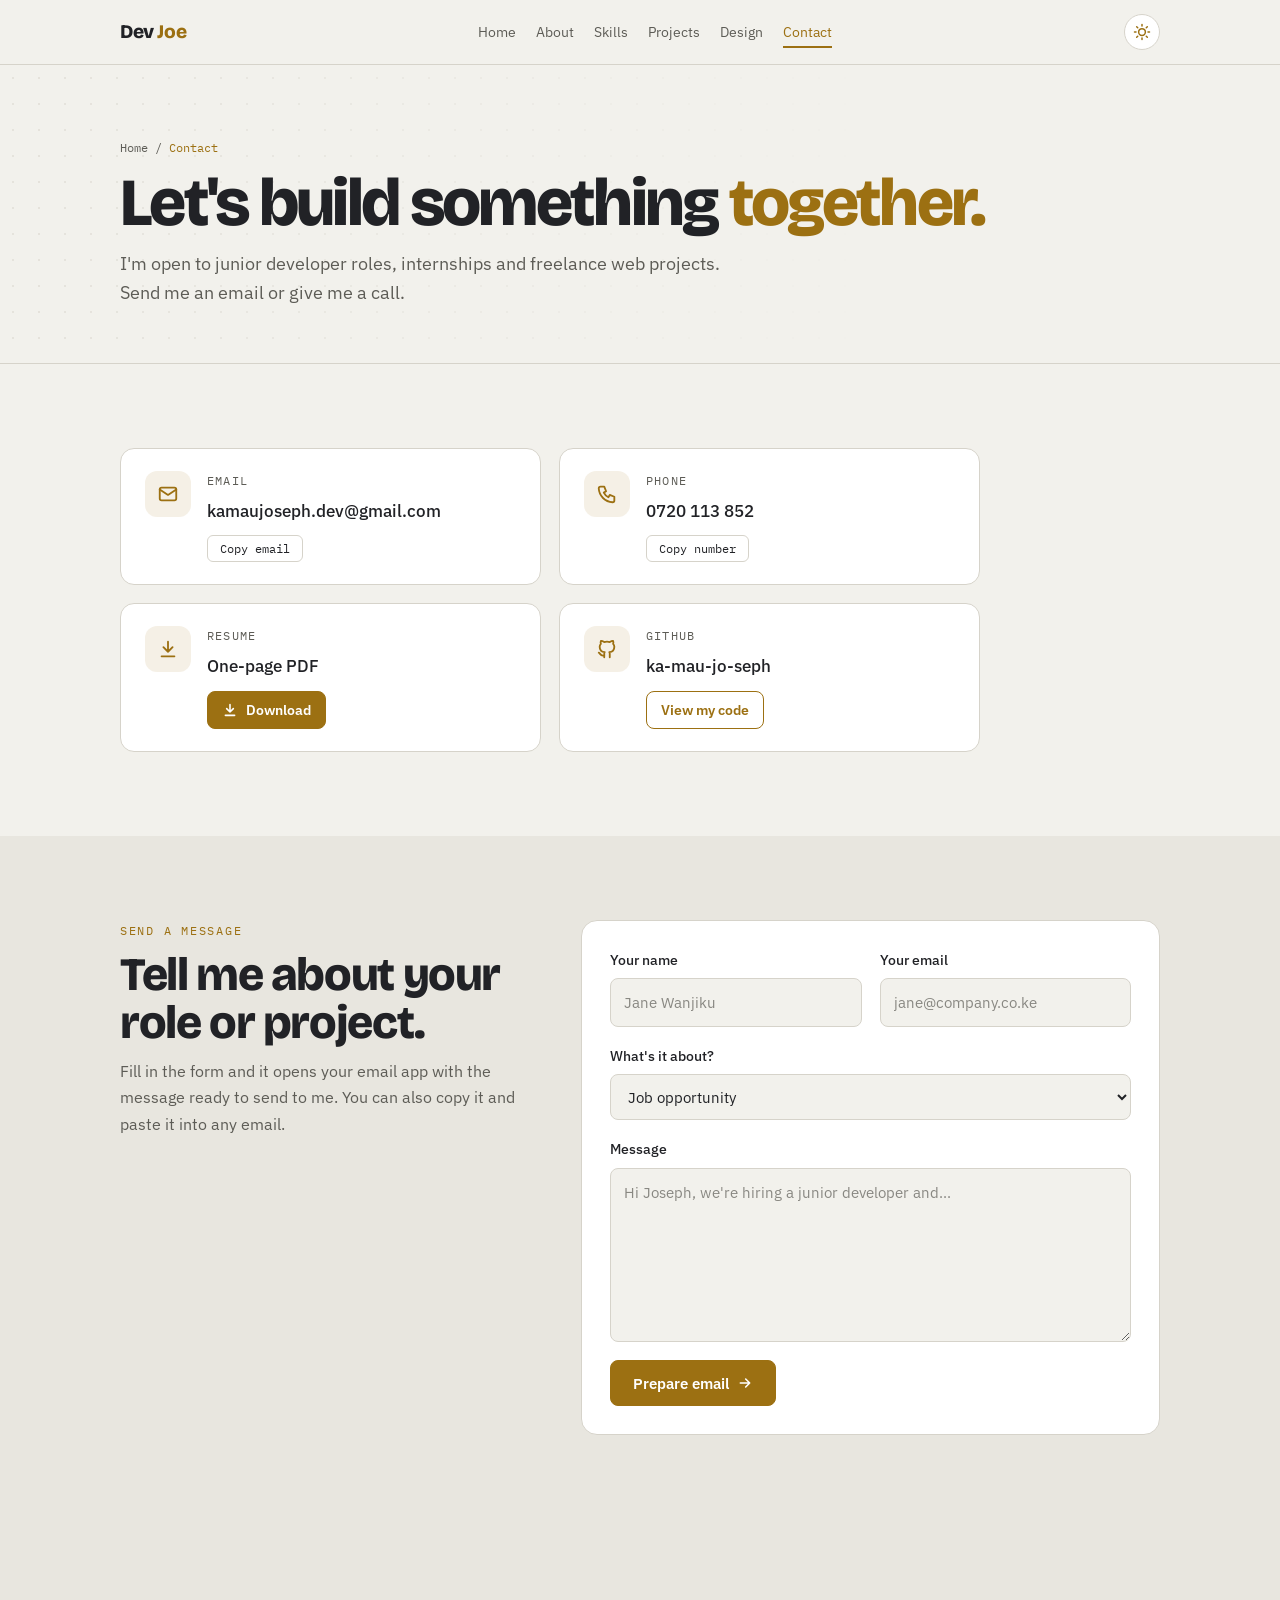
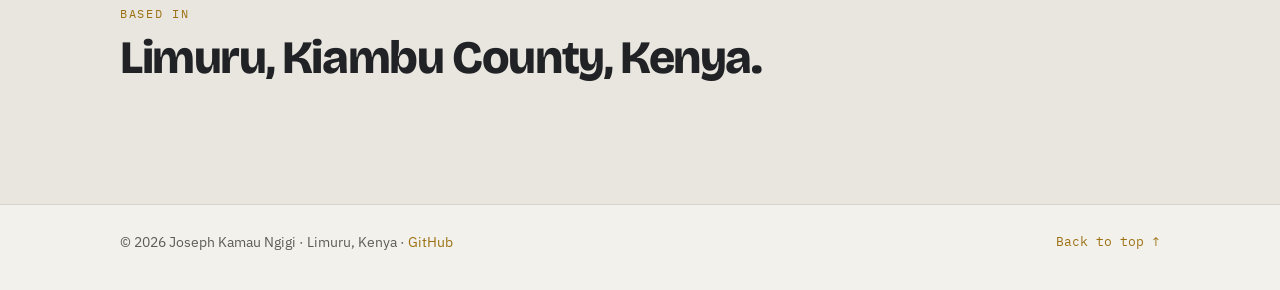
<file: contact.html>
<!doctype html>
<html lang="en">
<head>
<meta charset="utf-8">
<meta name="viewport" content="width=device-width, initial-scale=1, viewport-fit=cover">
<title>Contact · Joseph Kamau Ngigi</title>
<link rel="preconnect" href="https://fonts.googleapis.com">
<link rel="preconnect" href="https://fonts.gstatic.com" crossorigin>
<link rel="stylesheet" href="https://fonts.googleapis.com/css2?family=Bricolage+Grotesque:opsz,wght@12..96,500;12..96,700;12..96,800&family=IBM+Plex+Sans:wght@400;500;600&family=IBM+Plex+Mono:wght@400;500&display=swap">
<link rel="stylesheet" href="styles.css">
<script>try{var t=localStorage.getItem('jkn-theme');if(t)document.documentElement.setAttribute('data-theme',t);}catch(e){}</script>
<style>:root{padding-top:env(safe-area-inset-top,0px);padding-bottom:env(safe-area-inset-bottom,0px)}body{margin:0}img{max-width:100%}[hidden]{display:none!important}</style>
</head>
<body>
<header class="top">
  <div class="wrap">
    <a class="mark" href="index.html">Dev <span>Joe</span></a>
    <nav aria-label="Main">
        <a href="index.html">Home</a>
        <a href="about.html">About</a>
        <a href="skills.html">Skills</a>
        <a href="projects.html">Projects</a>
        <a href="design.html">Design</a>
        <a href="contact.html" class="active" aria-current="page">Contact</a>
    </nav>
    <div class="top-right">
      <button class="theme-btn" id="theme-btn" type="button" aria-label="Switch light or dark theme">
        <svg viewBox="0 0 24 24" fill="none" stroke="currentColor" stroke-width="2" stroke-linecap="round"><circle cx="12" cy="12" r="4.5"/><path d="M12 2v2M12 20v2M4.9 4.9l1.4 1.4M17.7 17.7l1.4 1.4M2 12h2M20 12h2M4.9 19.1l1.4-1.4M17.7 6.3l1.4-1.4"/></svg>
      </button>
      <button class="menu-btn" id="menu-btn" type="button" aria-label="Open menu" aria-expanded="false">
        <svg viewBox="0 0 24 24" fill="none" stroke="currentColor" stroke-width="2.2" stroke-linecap="round"><path d="M4 7h16M4 12h16M4 17h16"/></svg>
      </button>
    </div>
  </div>
</header>

<main id="top">
  <div class="page-hero">
    <div class="wrap">
      <div class="crumb"><a href="index.html">Home</a> / <span>Contact</span></div>
      <h1>Let's build something <em>together.</em></h1>
      <p>I'm open to junior developer roles, internships and freelance web projects. Send me an email or give me a call.</p>
    </div>
  </div>

  <section>
    <div class="wrap">
      <div class="contact-grid four">
        <div class="contact-item">
          <div class="c-icon"><svg viewBox="0 0 24 24" fill="none" stroke="currentColor" stroke-width="2" stroke-linecap="round" stroke-linejoin="round"><rect x="3" y="5" width="18" height="14" rx="2"/><path d="M3 7l9 6 9-6"/></svg></div>
          <div class="label">Email</div>
          <div class="contact-value" id="email-value">kamaujoseph.dev@gmail.com</div>
          <button class="copy" type="button" id="copy-email" data-target="email-value">Copy email</button>
        </div>
        <div class="contact-item">
          <div class="c-icon"><svg viewBox="0 0 24 24" fill="none" stroke="currentColor" stroke-width="2" stroke-linecap="round" stroke-linejoin="round"><path d="M5 4h4l2 5-2.5 1.5a11 11 0 0 0 5 5L15 13l5 2v4a2 2 0 0 1-2 2A16 16 0 0 1 3 6a2 2 0 0 1 2-2"/></svg></div>
          <div class="label">Phone</div>
          <div class="contact-value" id="phone-value">0720 113 852</div>
          <button class="copy" type="button" id="copy-phone" data-target="phone-value">Copy number</button>
        </div>
        <div class="contact-item">
          <div class="c-icon"><svg viewBox="0 0 24 24" fill="none" stroke="currentColor" stroke-width="2" stroke-linecap="round" stroke-linejoin="round"><path d="M12 4v11M7 10l5 5 5-5M5 20h14"/></svg></div>
          <div class="label">Resume</div>
          <div class="contact-value">One-page PDF</div>
          <a class="btn btn-solid dl-small resume-dl" id="dl-contact" href="Joseph-Kamau-Ngigi-Resume.pdf" download><svg viewBox="0 0 24 24" fill="none" stroke="currentColor" stroke-width="2.4" stroke-linecap="round" stroke-linejoin="round"><path d="M12 4v11M7 10l5 5 5-5M5 20h14"/></svg> Download</a>
        </div>
        <div class="contact-item">
          <div class="c-icon"><svg viewBox="0 0 24 24" fill="none" stroke="currentColor" stroke-width="2" stroke-linecap="round" stroke-linejoin="round"><path d="M9 19c-4.3 1.4-4.3-2.5-6-3m12 5v-3.5c0-1 .1-1.4-.5-2 2.8-.3 5.5-1.4 5.5-6a4.6 4.6 0 0 0-1.3-3.2 4.2 4.2 0 0 0-.1-3.2s-1.1-.3-3.5 1.3a12.3 12.3 0 0 0-6.2 0C6.5 2.8 5.4 3.1 5.4 3.1a4.2 4.2 0 0 0-.1 3.2A4.6 4.6 0 0 0 4 9.5c0 4.6 2.7 5.7 5.5 6-.6.6-.6 1.2-.5 2V21"/></svg></div>
          <div class="label">GitHub</div>
          <div class="contact-value">ka-mau-jo-seph</div>
          <a class="btn btn-ghost dl-small" href="https://github.com/ka-mau-jo-seph" target="_blank" rel="noopener">View my code</a>
        </div>
      </div>
    </div>
  </section>

  <section class="alt">
    <div class="wrap form-grid">
      <div class="sec-head">
        <div class="kicker">Send a message</div>
        <h2>Tell me about your role or project.</h2>
        <p>Fill in the form and it opens your email app with the message ready to send to me. You can also copy it and paste it into any email.</p>
      </div>
      <form class="cform" id="cform" novalidate>
        <div class="field">
          <label for="f-name">Your name</label>
          <input id="f-name" name="name" type="text" autocomplete="name" placeholder="Jane Wanjiku">
          <span class="err" id="e-name"></span>
        </div>
        <div class="field">
          <label for="f-email">Your email</label>
          <input id="f-email" name="email" type="email" autocomplete="email" placeholder="jane@company.co.ke">
          <span class="err" id="e-email"></span>
        </div>
        <div class="field full">
          <label for="f-topic">What's it about?</label>
          <select id="f-topic" name="topic">
            <option>Job opportunity</option>
            <option>Internship</option>
            <option>Freelance website or system</option>
            <option>Something else</option>
          </select>
        </div>
        <div class="field full">
          <label for="f-msg">Message</label>
          <textarea id="f-msg" name="message" rows="6" placeholder="Hi Joseph, we're hiring a junior developer and..."></textarea>
          <span class="err" id="e-msg"></span>
        </div>
        <div class="form-actions full">
          <button class="btn btn-solid" type="submit">Prepare email <svg viewBox="0 0 24 24" fill="none" stroke="currentColor" stroke-width="2.4" stroke-linecap="round" stroke-linejoin="round"><path d="M5 12h14M13 6l6 6-6 6"/></svg></button>
        </div>
        <div class="ready full" id="ready" hidden>
          <div class="ready-head"><span class="dot"></span><b>Your message is ready.</b></div>
          <p>Open it in your email app, or copy it and send it to <span class="addr">kamaujoseph.dev@gmail.com</span>.</p>
          <div class="ready-actions">
            <a class="btn btn-solid" id="mail-link" href="#">Open in email app</a>
            <button class="btn btn-ghost" type="button" id="copy-msg">Copy message</button>
          </div>
          <pre class="preview" id="preview"></pre>
        </div>
      </form>
    </div>
  </section>

  <section class="alt">
    <div class="wrap">
      <div class="sec-head">
        <div class="kicker">Based in</div>
        <h2>Limuru, Kiambu County, Kenya.</h2>
      </div>
    </div>
  </section>
</main>

<footer>
  <div class="wrap">
    <span>© 2026 Joseph Kamau Ngigi · Limuru, Kenya · <a href="https://github.com/ka-mau-jo-seph" target="_blank" rel="noopener">GitHub</a></span>
    <a class="to-top" href="#top">Back to top ↑</a>
  </div>
</footer>
<script src="app.js"></script>
</body>
</html>
</file>
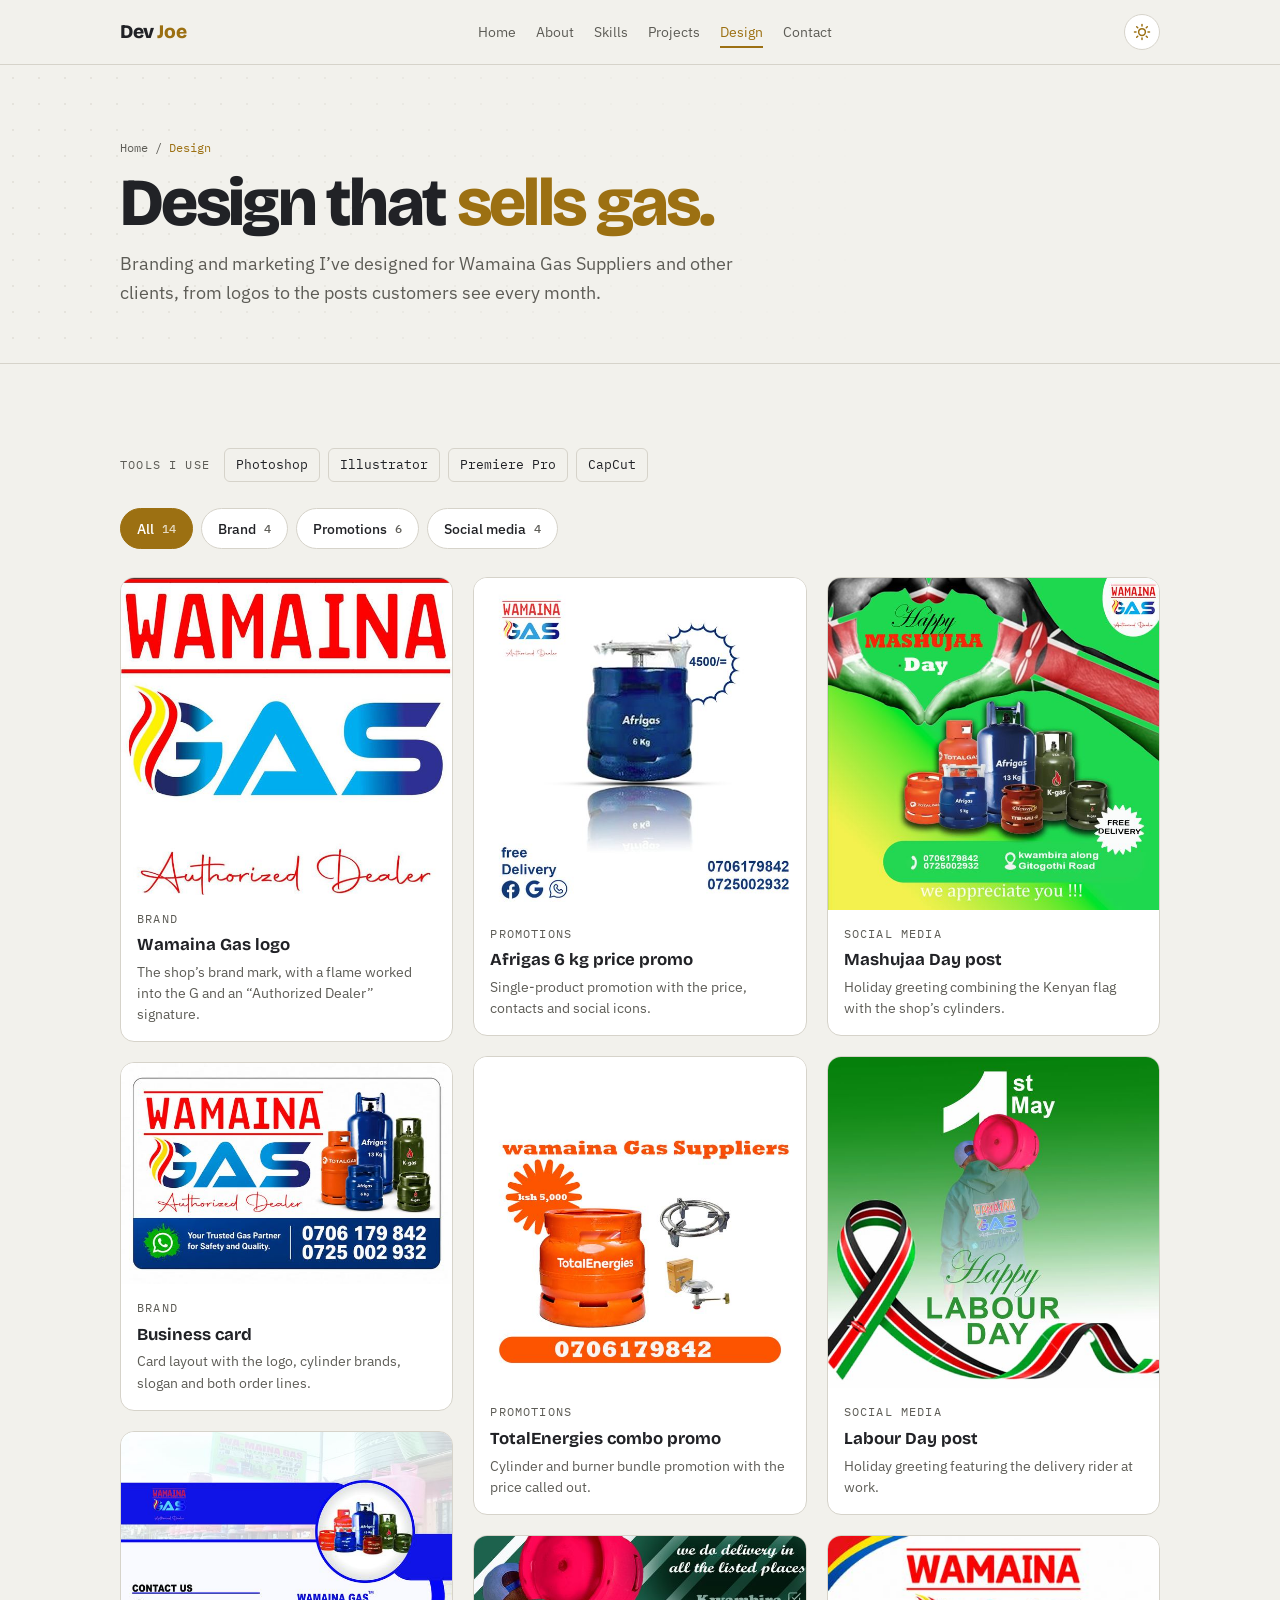
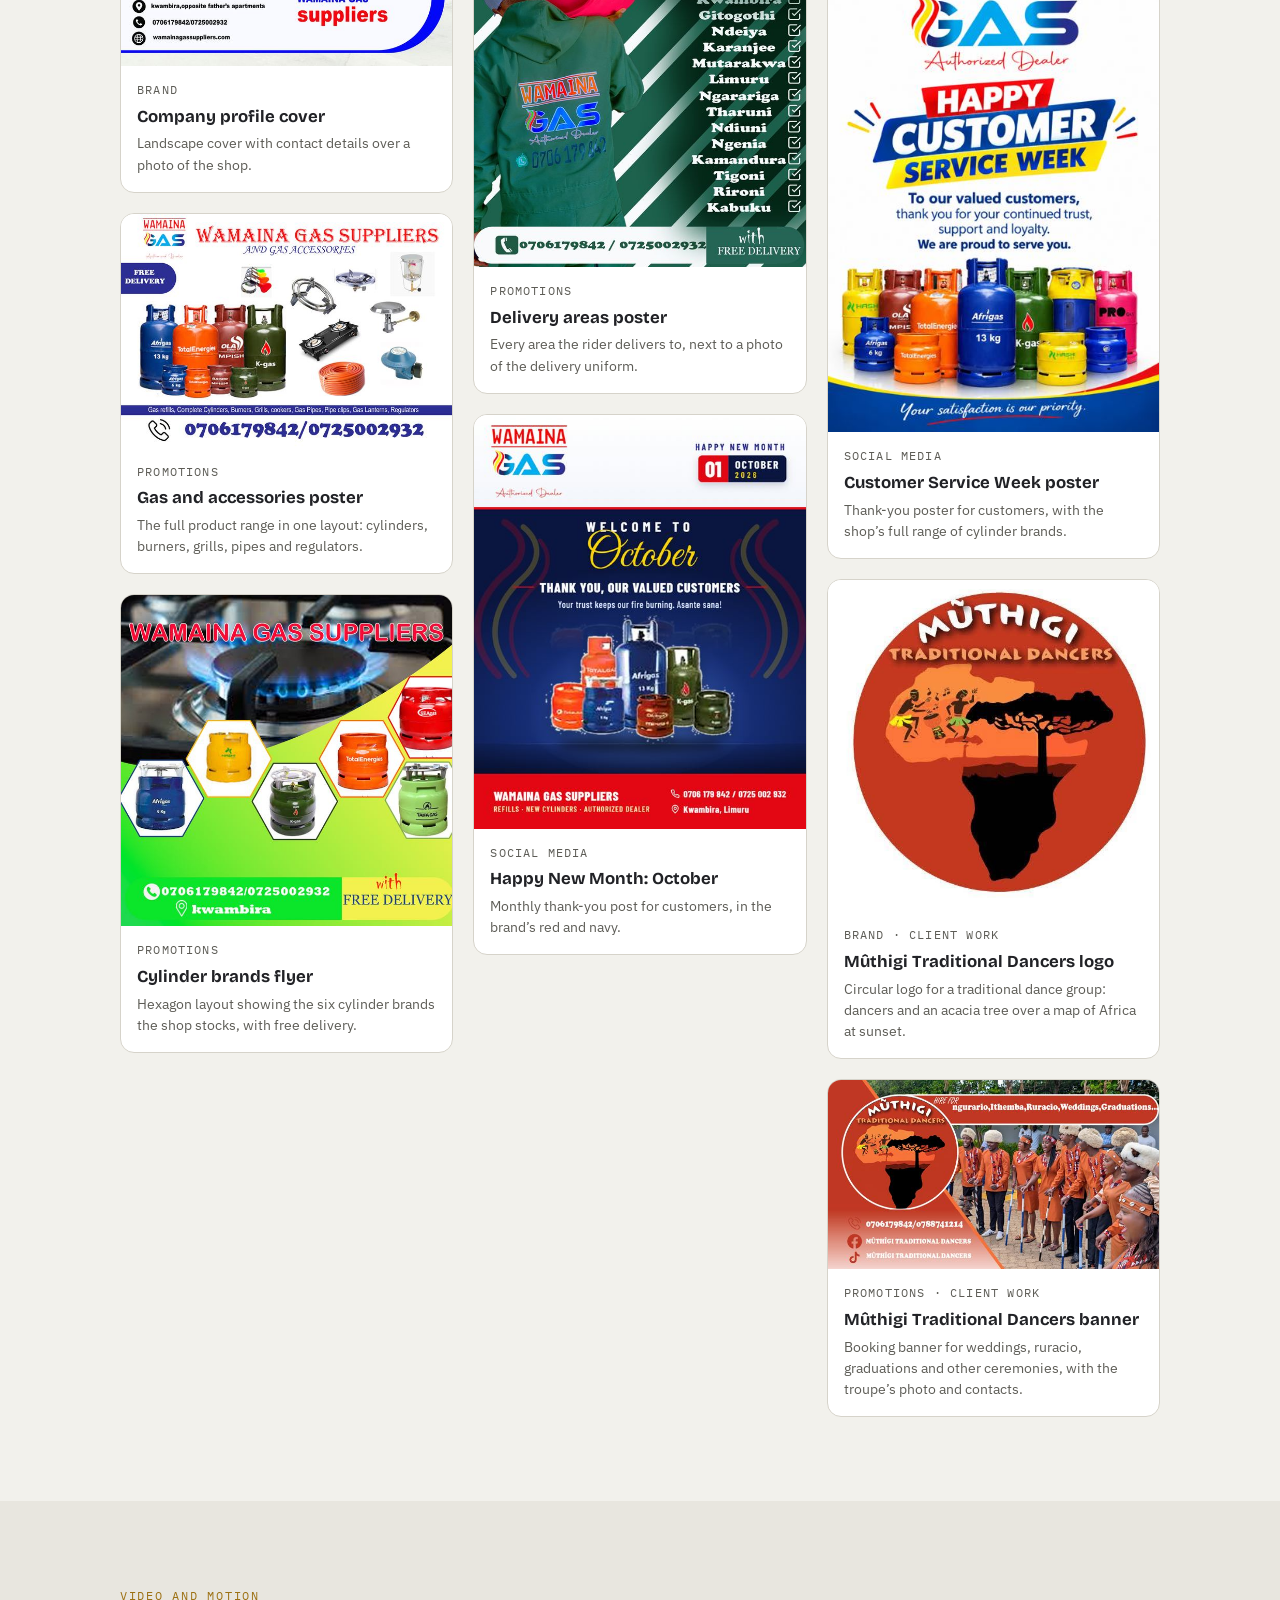
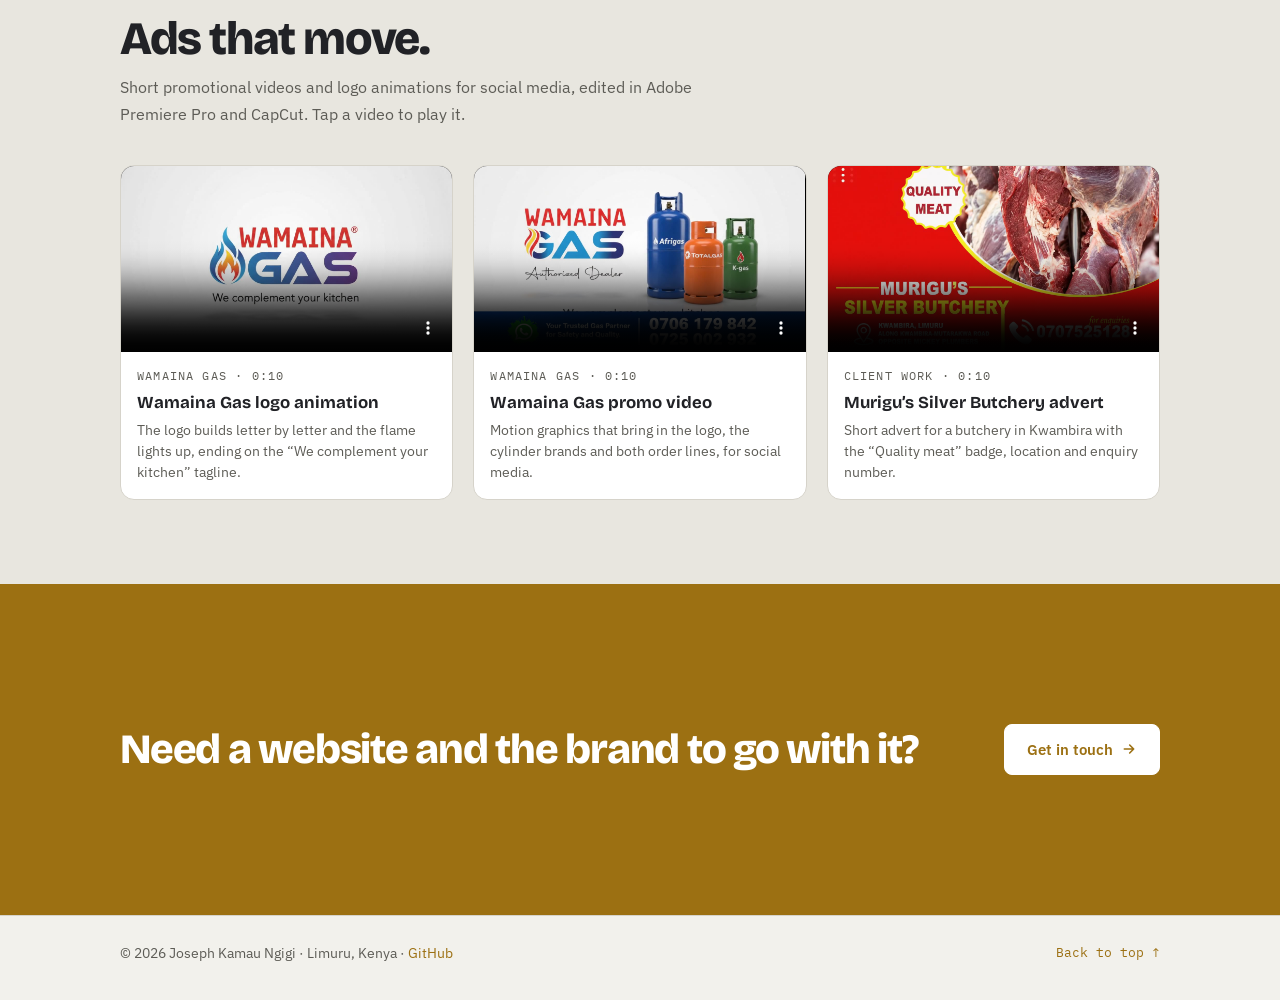
<file: design.html>
<!doctype html>
<html lang="en">
<head>
<meta charset="utf-8">
<meta name="viewport" content="width=device-width, initial-scale=1, viewport-fit=cover">
<title>Design · Joseph Kamau Ngigi</title>
<link rel="preconnect" href="https://fonts.googleapis.com">
<link rel="preconnect" href="https://fonts.gstatic.com" crossorigin>
<link rel="stylesheet" href="https://fonts.googleapis.com/css2?family=Bricolage+Grotesque:opsz,wght@12..96,500;12..96,700;12..96,800&family=IBM+Plex+Sans:wght@400;500;600&family=IBM+Plex+Mono:wght@400;500&display=swap">
<link rel="stylesheet" href="styles.css">
<script>try{var t=localStorage.getItem('jkn-theme');if(t)document.documentElement.setAttribute('data-theme',t);}catch(e){}</script>
<style>:root{padding-top:env(safe-area-inset-top,0px);padding-bottom:env(safe-area-inset-bottom,0px)}body{margin:0}img{max-width:100%}[hidden]{display:none!important}</style>
</head>
<body>
<header class="top">
  <div class="wrap">
    <a class="mark" href="index.html">Dev <span>Joe</span></a>
    <nav aria-label="Main">
        <a href="index.html">Home</a>
        <a href="about.html">About</a>
        <a href="skills.html">Skills</a>
        <a href="projects.html">Projects</a>
        <a href="design.html" class="active" aria-current="page">Design</a>
        <a href="contact.html">Contact</a>
    </nav>
    <div class="top-right">
      <button class="theme-btn" id="theme-btn" type="button" aria-label="Switch light or dark theme">
        <svg viewBox="0 0 24 24" fill="none" stroke="currentColor" stroke-width="2" stroke-linecap="round"><circle cx="12" cy="12" r="4.5"/><path d="M12 2v2M12 20v2M4.9 4.9l1.4 1.4M17.7 17.7l1.4 1.4M2 12h2M20 12h2M4.9 19.1l1.4-1.4M17.7 6.3l1.4-1.4"/></svg>
      </button>
      <button class="menu-btn" id="menu-btn" type="button" aria-label="Open menu" aria-expanded="false">
        <svg viewBox="0 0 24 24" fill="none" stroke="currentColor" stroke-width="2.2" stroke-linecap="round"><path d="M4 7h16M4 12h16M4 17h16"/></svg>
      </button>
    </div>
  </div>
</header>

<main id="top">
  <div class="page-hero">
    <div class="wrap">
      <div class="crumb"><a href="index.html">Home</a> / <span>Design</span></div>
      <h1>Design that <em>sells gas.</em></h1>
      <p>Branding and marketing I’ve designed for Wamaina Gas Suppliers and other clients, from logos to the posts customers see every month.</p>
    </div>
  </div>

  <section>
    <div class="wrap">
      <div class="tools-row">
        <span class="label">Tools I use</span>
        <div class="chips"><span class="chip">Photoshop</span><span class="chip">Illustrator</span><span class="chip">Premiere Pro</span><span class="chip">CapCut</span></div>
      </div>
      <div class="filters" role="group" aria-label="Filter designs">
        <button class="filter" type="button" id="f-all" data-filter="all" aria-pressed="true">All <span>14</span></button>
        <button class="filter" type="button" id="f-brand" data-filter="Brand" aria-pressed="false">Brand <span>4</span></button>
        <button class="filter" type="button" id="f-promo" data-filter="Promotions" aria-pressed="false">Promotions <span>6</span></button>
        <button class="filter" type="button" id="f-social" data-filter="Social media" aria-pressed="false">Social media <span>4</span></button>
      </div>
      <div class="gallery" id="gallery">
        <figure class="work" data-cat="Brand">
          <button class="work-btn" type="button" data-index="0" aria-label="View Wamaina Gas logo">
            <img src="design/logo-t.jpg" alt="Wamaina Gas logo" width="640" height="611" loading="lazy">
          </button>
          <figcaption><span class="label">Brand</span><b>Wamaina Gas logo</b><span class="work-desc">The shop’s brand mark, with a flame worked into the G and an “Authorized Dealer” signature.</span></figcaption>
        </figure>
        <figure class="work" data-cat="Brand">
          <button class="work-btn" type="button" data-index="1" aria-label="View Business card">
            <img src="design/business-card-t.jpg" alt="Business card" width="640" height="427" loading="lazy">
          </button>
          <figcaption><span class="label">Brand</span><b>Business card</b><span class="work-desc">Card layout with the logo, cylinder brands, slogan and both order lines.</span></figcaption>
        </figure>
        <figure class="work" data-cat="Brand">
          <button class="work-btn" type="button" data-index="2" aria-label="View Company profile cover">
            <img src="design/company-profile-t.jpg" alt="Company profile cover" width="640" height="453" loading="lazy">
          </button>
          <figcaption><span class="label">Brand</span><b>Company profile cover</b><span class="work-desc">Landscape cover with contact details over a photo of the shop.</span></figcaption>
        </figure>
        <figure class="work" data-cat="Promotions">
          <button class="work-btn" type="button" data-index="3" aria-label="View Gas and accessories poster">
            <img src="design/accessories-poster-t.jpg" alt="Gas and accessories poster" width="640" height="453" loading="lazy">
          </button>
          <figcaption><span class="label">Promotions</span><b>Gas and accessories poster</b><span class="work-desc">The full product range in one layout: cylinders, burners, grills, pipes and regulators.</span></figcaption>
        </figure>
        <figure class="work" data-cat="Promotions">
          <button class="work-btn" type="button" data-index="4" aria-label="View Cylinder brands flyer">
            <img src="design/brands-flyer-t.jpg" alt="Cylinder brands flyer" width="640" height="640" loading="lazy">
          </button>
          <figcaption><span class="label">Promotions</span><b>Cylinder brands flyer</b><span class="work-desc">Hexagon layout showing the six cylinder brands the shop stocks, with free delivery.</span></figcaption>
        </figure>
        <figure class="work" data-cat="Promotions">
          <button class="work-btn" type="button" data-index="5" aria-label="View Afrigas 6 kg price promo">
            <img src="design/afrigas-promo-t.jpg" alt="Afrigas 6 kg price promo" width="640" height="640" loading="lazy">
          </button>
          <figcaption><span class="label">Promotions</span><b>Afrigas 6 kg price promo</b><span class="work-desc">Single-product promotion with the price, contacts and social icons.</span></figcaption>
        </figure>
        <figure class="work" data-cat="Promotions">
          <button class="work-btn" type="button" data-index="6" aria-label="View TotalEnergies combo promo">
            <img src="design/totalenergies-promo-t.jpg" alt="TotalEnergies combo promo" width="640" height="640" loading="lazy">
          </button>
          <figcaption><span class="label">Promotions</span><b>TotalEnergies combo promo</b><span class="work-desc">Cylinder and burner bundle promotion with the price called out.</span></figcaption>
        </figure>
        <figure class="work" data-cat="Promotions">
          <button class="work-btn" type="button" data-index="7" aria-label="View Delivery areas poster">
            <img src="design/delivery-areas-t.jpg" alt="Delivery areas poster" width="640" height="640" loading="lazy">
          </button>
          <figcaption><span class="label">Promotions</span><b>Delivery areas poster</b><span class="work-desc">Every area the rider delivers to, next to a photo of the delivery uniform.</span></figcaption>
        </figure>
        <figure class="work" data-cat="Social media">
          <button class="work-btn" type="button" data-index="8" aria-label="View Happy New Month: October">
            <img src="design/october-t.jpg" alt="Happy New Month: October" width="512" height="640" loading="lazy">
          </button>
          <figcaption><span class="label">Social media</span><b>Happy New Month: October</b><span class="work-desc">Monthly thank-you post for customers, in the brand’s red and navy.</span></figcaption>
        </figure>
        <figure class="work" data-cat="Social media">
          <button class="work-btn" type="button" data-index="9" aria-label="View Mashujaa Day post">
            <img src="design/mashujaa-day-t.jpg" alt="Mashujaa Day post" width="640" height="640" loading="lazy">
          </button>
          <figcaption><span class="label">Social media</span><b>Mashujaa Day post</b><span class="work-desc">Holiday greeting combining the Kenyan flag with the shop’s cylinders.</span></figcaption>
        </figure>
        <figure class="work" data-cat="Social media">
          <button class="work-btn" type="button" data-index="10" aria-label="View Labour Day post">
            <img src="design/labour-day-t.jpg" alt="Labour Day post" width="640" height="640" loading="lazy">
          </button>
          <figcaption><span class="label">Social media</span><b>Labour Day post</b><span class="work-desc">Holiday greeting featuring the delivery rider at work.</span></figcaption>
        </figure>
        <figure class="work" data-cat="Social media">
          <button class="work-btn" type="button" data-index="11" aria-label="View Customer Service Week poster">
            <img src="design/customer-service-week-t.jpg" alt="Customer Service Week poster" width="427" height="640" loading="lazy">
          </button>
          <figcaption><span class="label">Social media</span><b>Customer Service Week poster</b><span class="work-desc">Thank-you poster for customers, with the shop’s full range of cylinder brands.</span></figcaption>
        </figure>
        <figure class="work" data-cat="Brand">
          <button class="work-btn" type="button" data-index="12" aria-label="View Mûthigi Traditional Dancers logo">
            <img src="design/muthigi-logo-t.jpg" alt="Mûthigi Traditional Dancers logo" width="567" height="567" loading="lazy">
          </button>
          <figcaption><span class="label">Brand · Client work</span><b>Mûthigi Traditional Dancers logo</b><span class="work-desc">Circular logo for a traditional dance group: dancers and an acacia tree over a map of Africa at sunset.</span></figcaption>
        </figure>
        <figure class="work" data-cat="Promotions">
          <button class="work-btn" type="button" data-index="13" aria-label="View Mûthigi Traditional Dancers banner">
            <img src="design/muthigi-banner-t.jpg" alt="Mûthigi Traditional Dancers banner" width="640" height="366" loading="lazy">
          </button>
          <figcaption><span class="label">Promotions · Client work</span><b>Mûthigi Traditional Dancers banner</b><span class="work-desc">Booking banner for weddings, ruracio, graduations and other ceremonies, with the troupe’s photo and contacts.</span></figcaption>
        </figure>
      </div>
    </div>
  </section>

  <section class="alt">
    <div class="wrap">
      <div class="sec-head">
        <div class="kicker">Video and motion</div>
        <h2>Ads that move.</h2>
        <p>Short promotional videos and logo animations for social media, edited in Adobe Premiere Pro and CapCut. Tap a video to play it.</p>
      </div>
      <div class="videos">
        <figure class="vid">
          <div class="vid-frame"><video src="video/logo-animation.mp4" poster="video/logo-animation.jpg" controls preload="none" playsinline width="1280" height="720"></video></div>
          <figcaption><span class="label">Wamaina Gas · 0:10</span><b>Wamaina Gas logo animation</b><span class="work-desc">The logo builds letter by letter and the flame lights up, ending on the “We complement your kitchen” tagline.</span></figcaption>
        </figure>
        <figure class="vid">
          <div class="vid-frame"><video src="video/wamaina-promo.mp4" poster="video/wamaina-promo.jpg" controls preload="none" playsinline width="1280" height="720"></video></div>
          <figcaption><span class="label">Wamaina Gas · 0:10</span><b>Wamaina Gas promo video</b><span class="work-desc">Motion graphics that bring in the logo, the cylinder brands and both order lines, for social media.</span></figcaption>
        </figure>
        <figure class="vid">
          <div class="vid-frame"><video src="video/butchery-ad.mp4" poster="video/butchery-ad.jpg" controls preload="none" playsinline width="1280" height="720"></video></div>
          <figcaption><span class="label">Client work · 0:10</span><b>Murigu’s Silver Butchery advert</b><span class="work-desc">Short advert for a butchery in Kwambira with the “Quality meat” badge, location and enquiry number.</span></figcaption>
        </figure>
      </div>
    </div>
  </section>

  <section class="cta">
    <div class="wrap">
      <h2>Need a website and the brand to go with it?</h2>
      <a class="btn" href="contact.html">Get in touch <svg viewBox="0 0 24 24" fill="none" stroke="currentColor" stroke-width="2.4" stroke-linecap="round" stroke-linejoin="round"><path d="M5 12h14M13 6l6 6-6 6"/></svg></a>
    </div>
  </section>

  <div class="lightbox gallery-box" id="gal-box" hidden role="dialog" aria-modal="true" aria-label="Design viewer">
    <div class="lightbox-inner gal-inner">
      <button class="lightbox-close" type="button" id="gal-close" aria-label="Close viewer">×</button>
      <div class="gal-stage">
        <button class="gal-nav prev" type="button" id="gal-prev" aria-label="Previous design">‹</button>
        <img id="gal-img" src="design/logo.jpg" alt="">
        <button class="gal-nav next" type="button" id="gal-next" aria-label="Next design">›</button>
      </div>
      <div class="gal-cap"><span class="label" id="gal-cat"></span><b id="gal-title"></b><span id="gal-desc"></span><span class="gal-count" id="gal-count"></span></div>
    </div>
  </div>
  <script>window.DESIGN_WORKS = [{"src": "design/logo.jpg", "title": "Wamaina Gas logo", "cat": "Brand", "desc": "The shop’s brand mark, with a flame worked into the G and an “Authorized Dealer” signature."}, {"src": "design/business-card.jpg", "title": "Business card", "cat": "Brand", "desc": "Card layout with the logo, cylinder brands, slogan and both order lines."}, {"src": "design/company-profile.jpg", "title": "Company profile cover", "cat": "Brand", "desc": "Landscape cover with contact details over a photo of the shop."}, {"src": "design/accessories-poster.jpg", "title": "Gas and accessories poster", "cat": "Promotions", "desc": "The full product range in one layout: cylinders, burners, grills, pipes and regulators."}, {"src": "design/brands-flyer.jpg", "title": "Cylinder brands flyer", "cat": "Promotions", "desc": "Hexagon layout showing the six cylinder brands the shop stocks, with free delivery."}, {"src": "design/afrigas-promo.jpg", "title": "Afrigas 6 kg price promo", "cat": "Promotions", "desc": "Single-product promotion with the price, contacts and social icons."}, {"src": "design/totalenergies-promo.jpg", "title": "TotalEnergies combo promo", "cat": "Promotions", "desc": "Cylinder and burner bundle promotion with the price called out."}, {"src": "design/delivery-areas.jpg", "title": "Delivery areas poster", "cat": "Promotions", "desc": "Every area the rider delivers to, next to a photo of the delivery uniform."}, {"src": "design/october.jpg", "title": "Happy New Month: October", "cat": "Social media", "desc": "Monthly thank-you post for customers, in the brand’s red and navy."}, {"src": "design/mashujaa-day.jpg", "title": "Mashujaa Day post", "cat": "Social media", "desc": "Holiday greeting combining the Kenyan flag with the shop’s cylinders."}, {"src": "design/labour-day.jpg", "title": "Labour Day post", "cat": "Social media", "desc": "Holiday greeting featuring the delivery rider at work."}, {"src": "design/customer-service-week.jpg", "title": "Customer Service Week poster", "cat": "Social media", "desc": "Thank-you poster for customers, with the shop’s full range of cylinder brands."}, {"src": "design/muthigi-logo.jpg", "title": "Mûthigi Traditional Dancers logo", "cat": "Brand · Client work", "desc": "Circular logo for a traditional dance group: dancers and an acacia tree over a map of Africa at sunset."}, {"src": "design/muthigi-banner.jpg", "title": "Mûthigi Traditional Dancers banner", "cat": "Promotions · Client work", "desc": "Booking banner for weddings, ruracio, graduations and other ceremonies, with the troupe’s photo and contacts."}];</script>
</main>

<footer>
  <div class="wrap">
    <span>© 2026 Joseph Kamau Ngigi · Limuru, Kenya · <a href="https://github.com/ka-mau-jo-seph" target="_blank" rel="noopener">GitHub</a></span>
    <a class="to-top" href="#top">Back to top ↑</a>
  </div>
</footer>
<script src="app.js"></script>
</body>
</html>
</file>
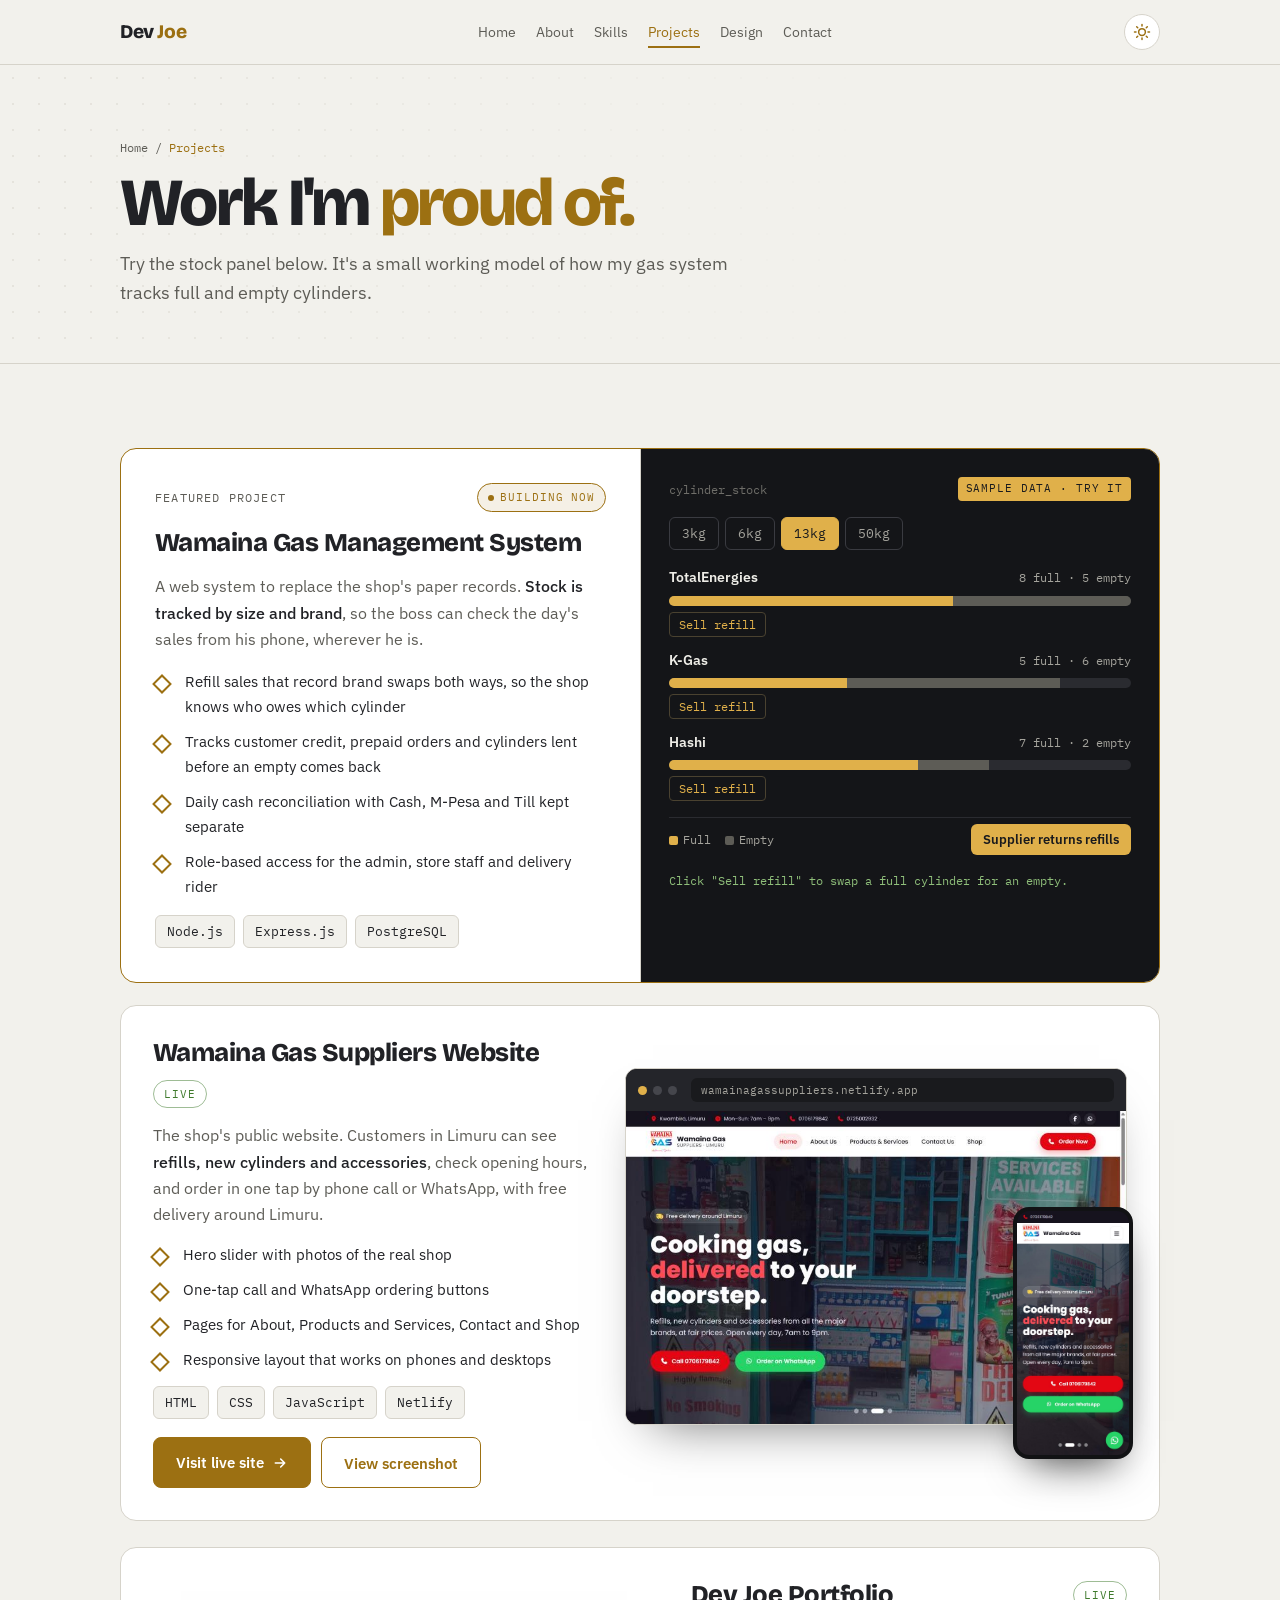
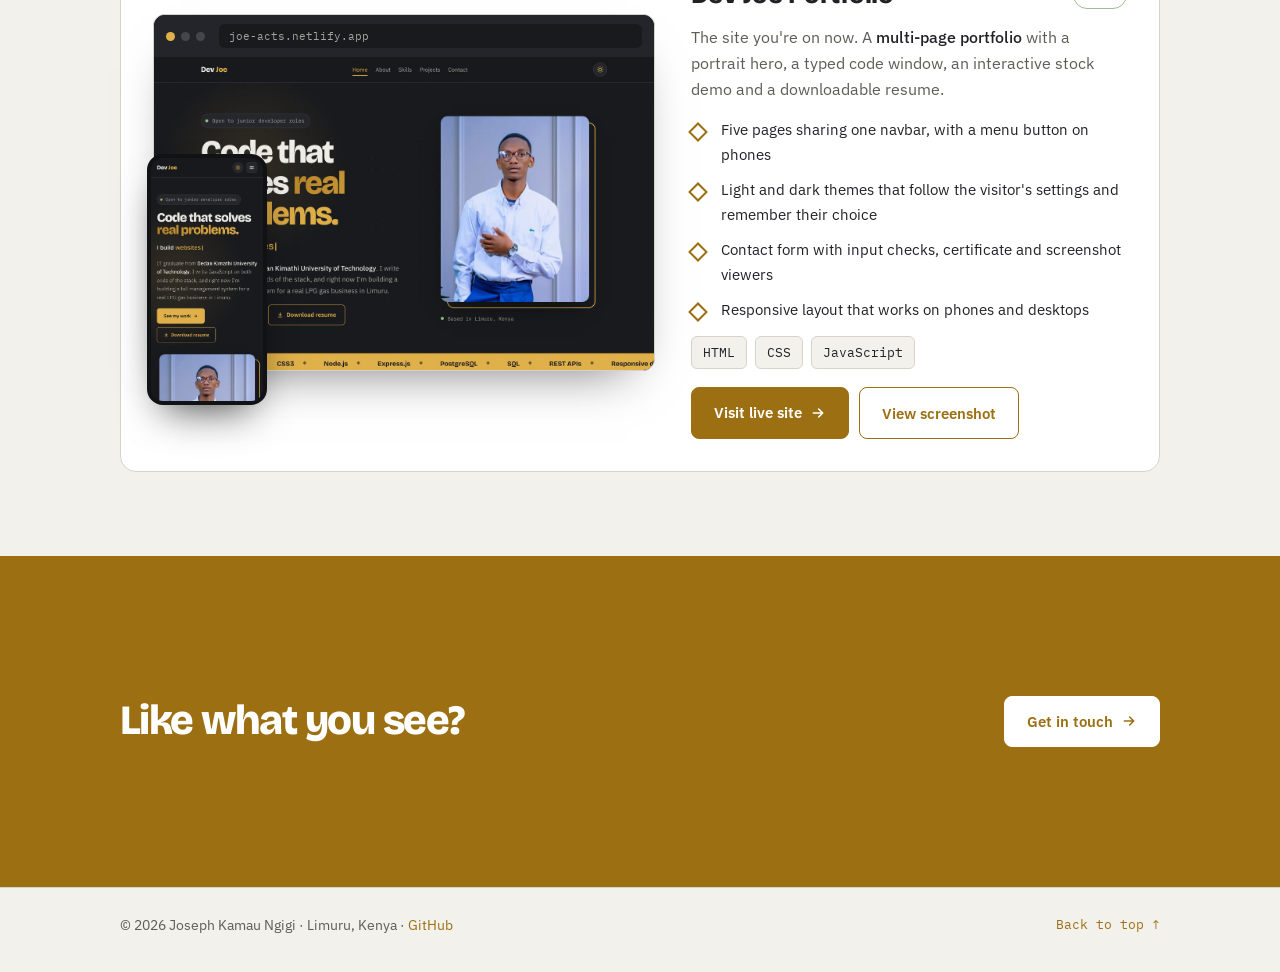
<file: projects.html>
<!doctype html>
<html lang="en">
<head>
<meta charset="utf-8">
<meta name="viewport" content="width=device-width, initial-scale=1, viewport-fit=cover">
<title>Projects · Joseph Kamau Ngigi</title>
<link rel="preconnect" href="https://fonts.googleapis.com">
<link rel="preconnect" href="https://fonts.gstatic.com" crossorigin>
<link rel="stylesheet" href="https://fonts.googleapis.com/css2?family=Bricolage+Grotesque:opsz,wght@12..96,500;12..96,700;12..96,800&family=IBM+Plex+Sans:wght@400;500;600&family=IBM+Plex+Mono:wght@400;500&display=swap">
<link rel="stylesheet" href="styles.css">
<script>try{var t=localStorage.getItem('jkn-theme');if(t)document.documentElement.setAttribute('data-theme',t);}catch(e){}</script>
<style>:root{padding-top:env(safe-area-inset-top,0px);padding-bottom:env(safe-area-inset-bottom,0px)}body{margin:0}img{max-width:100%}[hidden]{display:none!important}</style>
</head>
<body>
<header class="top">
  <div class="wrap">
    <a class="mark" href="index.html">Dev <span>Joe</span></a>
    <nav aria-label="Main">
        <a href="index.html">Home</a>
        <a href="about.html">About</a>
        <a href="skills.html">Skills</a>
        <a href="projects.html" class="active" aria-current="page">Projects</a>
        <a href="design.html">Design</a>
        <a href="contact.html">Contact</a>
    </nav>
    <div class="top-right">
      <button class="theme-btn" id="theme-btn" type="button" aria-label="Switch light or dark theme">
        <svg viewBox="0 0 24 24" fill="none" stroke="currentColor" stroke-width="2" stroke-linecap="round"><circle cx="12" cy="12" r="4.5"/><path d="M12 2v2M12 20v2M4.9 4.9l1.4 1.4M17.7 17.7l1.4 1.4M2 12h2M20 12h2M4.9 19.1l1.4-1.4M17.7 6.3l1.4-1.4"/></svg>
      </button>
      <button class="menu-btn" id="menu-btn" type="button" aria-label="Open menu" aria-expanded="false">
        <svg viewBox="0 0 24 24" fill="none" stroke="currentColor" stroke-width="2.2" stroke-linecap="round"><path d="M4 7h16M4 12h16M4 17h16"/></svg>
      </button>
    </div>
  </div>
</header>

<main id="top">
  <div class="page-hero">
    <div class="wrap">
      <div class="crumb"><a href="index.html">Home</a> / <span>Projects</span></div>
      <h1>Work I'm <em>proud of.</em></h1>
      <p>Try the stock panel below. It's a small working model of how my gas system tracks full and empty cylinders.</p>
    </div>
  </div>

  <section>
    <div class="wrap">
      <article class="featured">
        <div class="feat-info">
          <div class="p-head">
            <span class="label">Featured project</span>
            <span class="status building">Building now</span>
          </div>
          <h3>Wamaina Gas Management System</h3>
          <p>A web system to replace the shop's paper records. <strong>Stock is tracked by size and brand</strong>, so the boss can check the day's sales from his phone, wherever he is.</p>
          <ul class="features">
            <li>Refill sales that record brand swaps both ways, so the shop knows who owes which cylinder</li>
            <li>Tracks customer credit, prepaid orders and cylinders lent before an empty comes back</li>
            <li>Daily cash reconciliation with Cash, M-Pesa and Till kept separate</li>
            <li>Role-based access for the admin, store staff and delivery rider</li>
          </ul>
          <div class="chips"><span class="chip">Node.js</span><span class="chip">Express.js</span><span class="chip">PostgreSQL</span></div>
        </div>

        <div class="demo" id="demo">
          <div class="demo-top">
            <span class="demo-title">cylinder_stock</span>
            <span class="sample-tag">Sample data · try it</span>
          </div>
          <div class="tabs" role="tablist" aria-label="Cylinder size">
            <button class="tab" role="tab" type="button" id="tab-3" data-size="3">3kg</button>
            <button class="tab" role="tab" type="button" id="tab-6" data-size="6">6kg</button>
            <button class="tab" role="tab" type="button" id="tab-13" data-size="13" aria-selected="true">13kg</button>
            <button class="tab" role="tab" type="button" id="tab-50" data-size="50">50kg</button>
          </div>
          <div class="rows" id="rows"></div>
          <div class="demo-foot">
            <div class="legend"><span><i style="background:#e0b04a"></i>Full</span><span><i style="background:#5d5c56"></i>Empty</span></div>
            <button class="supplier-btn" type="button" id="supplier">Supplier returns refills</button>
          </div>
          <div class="log" id="log" aria-live="polite">Click "Sell refill" to swap a full cylinder for an empty.</div>
        </div>
      </article>

      <div class="projects one-col">
        <article class="project site-project">
          <div class="site-info">
            <div class="p-head"><h3>Wamaina Gas Suppliers Website</h3><span class="status done">Live</span></div>
            <p>The shop's public website. Customers in Limuru can see <strong>refills, new cylinders and accessories</strong>, check opening hours, and order in one tap by phone call or WhatsApp, with free delivery around Limuru.</p>
            <ul class="features">
              <li>Hero slider with photos of the real shop</li>
              <li>One-tap call and WhatsApp ordering buttons</li>
              <li>Pages for About, Products and Services, Contact and Shop</li>
              <li>Responsive layout that works on phones and desktops</li>
            </ul>
            <div class="chips"><span class="chip">HTML</span><span class="chip">CSS</span><span class="chip">JavaScript</span><span class="chip">Netlify</span></div>
            <div class="site-actions">
              <a class="btn btn-solid" href="https://wamainagassuppliers.netlify.app/home" target="_blank" rel="noopener">Visit live site <svg viewBox="0 0 24 24" fill="none" stroke="currentColor" stroke-width="2.4" stroke-linecap="round" stroke-linejoin="round"><path d="M5 12h14M13 6l6 6-6 6"/></svg></a>
              <button class="btn btn-ghost" type="button" data-open="site-box">View screenshot</button>
            </div>
          </div>
          <button class="shots" type="button" data-open="site-box" aria-label="View the website home page screenshot">
            <div class="browser">
              <div class="browser-bar"><i></i><i></i><i></i><span>wamainagassuppliers.netlify.app</span></div>
              <img src="site-desktop.jpg" alt="Wamaina Gas Suppliers home page on desktop: headline Cooking gas, delivered to your doorstep, with call and WhatsApp buttons over a photo of the shop" width="800" height="500">
            </div>
            <div class="phone"><img src="site-mobile.jpg" alt="The same home page on a phone" width="563" height="1218"></div>
          </button>
        </article>
        <article class="project site-project flip">
          <div class="site-info">
            <div class="p-head"><h3>Dev Joe Portfolio</h3><span class="status done">Live</span></div>
            <p>The site you're on now. A <strong>multi-page portfolio</strong> with a portrait hero, a typed code window, an interactive stock demo and a downloadable resume.</p>
            <ul class="features">
              <li>Five pages sharing one navbar, with a menu button on phones</li>
              <li>Light and dark themes that follow the visitor's settings and remember their choice</li>
              <li>Contact form with input checks, certificate and screenshot viewers</li>
              <li>Responsive layout that works on phones and desktops</li>
            </ul>
            <div class="chips"><span class="chip">HTML</span><span class="chip">CSS</span><span class="chip">JavaScript</span></div>
            <div class="site-actions">
              <a class="btn btn-solid" href="https://joe-acts.netlify.app/" target="_blank" rel="noopener">Visit live site <svg viewBox="0 0 24 24" fill="none" stroke="currentColor" stroke-width="2.4" stroke-linecap="round" stroke-linejoin="round"><path d="M5 12h14M13 6l6 6-6 6"/></svg></a>
              <button class="btn btn-ghost" type="button" data-open="folio-box">View screenshot</button>
            </div>
          </div>
          <button class="shots" type="button" data-open="folio-box" aria-label="View the portfolio home page screenshot">
            <div class="browser">
              <div class="browser-bar"><i></i><i></i><i></i><span>joe-acts.netlify.app</span></div>
              <img src="folio-desktop.jpg" alt="Portfolio home page on desktop: headline Code that solves real problems, with a portrait of Joseph and a gold skills ticker" width="1280" height="800" loading="lazy">
            </div>
            <div class="phone"><img src="folio-mobile.jpg" alt="The portfolio home page on a phone" width="563" height="1218" loading="lazy"></div>
          </button>
        </article>
      </div>
    </div>
  </section>

  <section class="cta">
    <div class="wrap">
      <h2>Like what you see?</h2>
      <a class="btn" href="contact.html">Get in touch <svg viewBox="0 0 24 24" fill="none" stroke="currentColor" stroke-width="2.4" stroke-linecap="round" stroke-linejoin="round"><path d="M5 12h14M13 6l6 6-6 6"/></svg></a>
    </div>
  </section>

  <div class="lightbox" id="folio-box" hidden role="dialog" aria-modal="true" aria-label="Portfolio home page">
    <div class="lightbox-inner shots-big">
      <button class="lightbox-close" type="button" data-close="folio-box" aria-label="Close screenshot">×</button>
      <img src="folio-desktop.jpg" alt="Portfolio home page on desktop" width="1280" height="800">
      <img class="big-phone" src="folio-mobile.jpg" alt="Portfolio home page on a phone" width="563" height="1218">
    </div>
  </div>

  <div class="lightbox" id="site-box" hidden role="dialog" aria-modal="true" aria-label="Wamaina Gas Suppliers home page">
    <div class="lightbox-inner shots-big">
      <button class="lightbox-close" type="button" data-close="site-box" aria-label="Close screenshot">×</button>
      <img src="site-desktop.jpg" alt="Wamaina Gas Suppliers home page on desktop" width="800" height="500">
      <img class="big-phone" src="site-mobile.jpg" alt="Wamaina Gas Suppliers home page on a phone" width="563" height="1218">
    </div>
  </div>
</main>

<footer>
  <div class="wrap">
    <span>© 2026 Joseph Kamau Ngigi · Limuru, Kenya · <a href="https://github.com/ka-mau-jo-seph" target="_blank" rel="noopener">GitHub</a></span>
    <a class="to-top" href="#top">Back to top ↑</a>
  </div>
</footer>
<script src="app.js"></script>
</body>
</html>
</file>
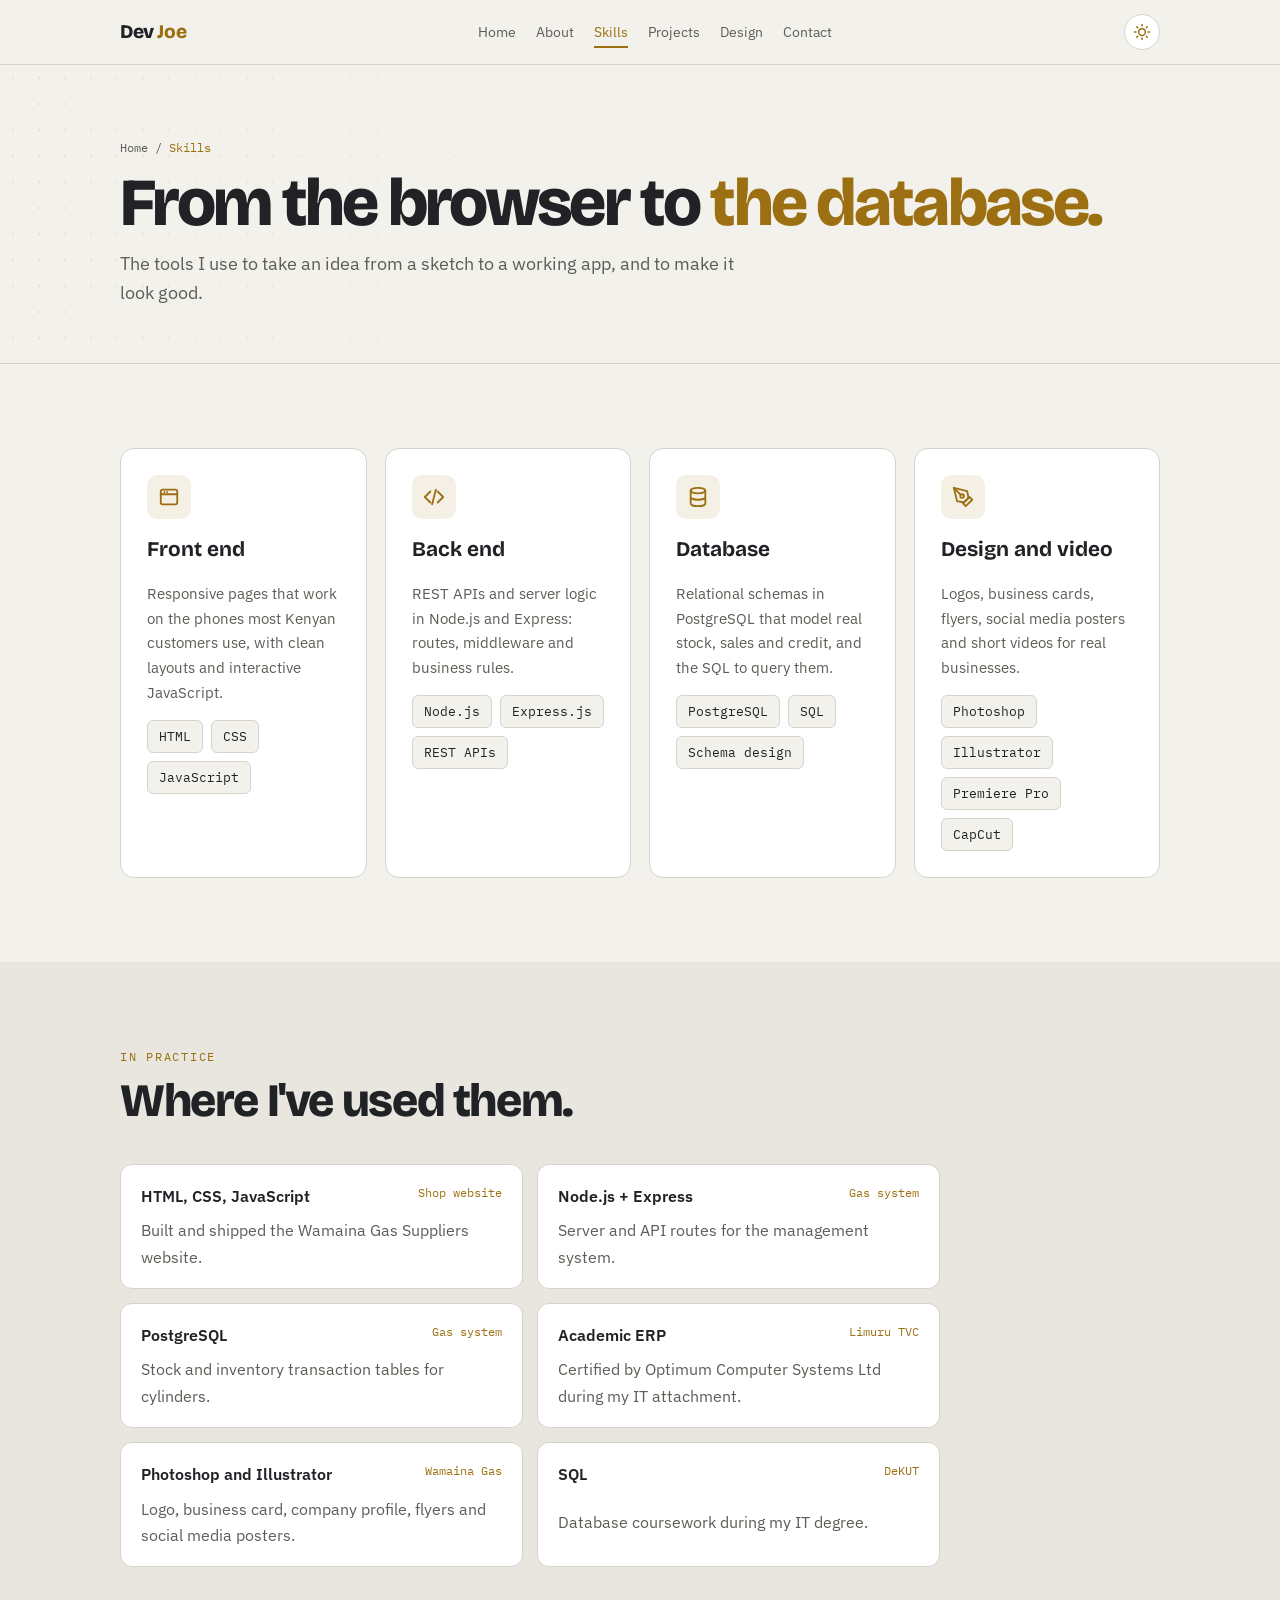
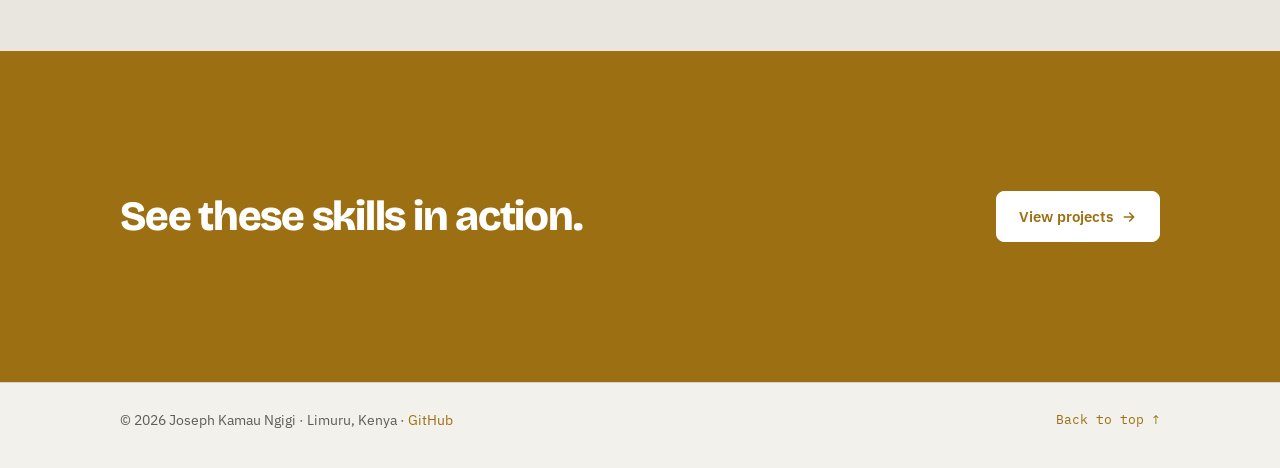
<file: skills.html>
<!doctype html>
<html lang="en">
<head>
<meta charset="utf-8">
<meta name="viewport" content="width=device-width, initial-scale=1, viewport-fit=cover">
<title>Skills · Joseph Kamau Ngigi</title>
<link rel="preconnect" href="https://fonts.googleapis.com">
<link rel="preconnect" href="https://fonts.gstatic.com" crossorigin>
<link rel="stylesheet" href="https://fonts.googleapis.com/css2?family=Bricolage+Grotesque:opsz,wght@12..96,500;12..96,700;12..96,800&family=IBM+Plex+Sans:wght@400;500;600&family=IBM+Plex+Mono:wght@400;500&display=swap">
<link rel="stylesheet" href="styles.css">
<script>try{var t=localStorage.getItem('jkn-theme');if(t)document.documentElement.setAttribute('data-theme',t);}catch(e){}</script>
<style>:root{padding-top:env(safe-area-inset-top,0px);padding-bottom:env(safe-area-inset-bottom,0px)}body{margin:0}img{max-width:100%}[hidden]{display:none!important}</style>
</head>
<body>
<header class="top">
  <div class="wrap">
    <a class="mark" href="index.html">Dev <span>Joe</span></a>
    <nav aria-label="Main">
        <a href="index.html">Home</a>
        <a href="about.html">About</a>
        <a href="skills.html" class="active" aria-current="page">Skills</a>
        <a href="projects.html">Projects</a>
        <a href="design.html">Design</a>
        <a href="contact.html">Contact</a>
    </nav>
    <div class="top-right">
      <button class="theme-btn" id="theme-btn" type="button" aria-label="Switch light or dark theme">
        <svg viewBox="0 0 24 24" fill="none" stroke="currentColor" stroke-width="2" stroke-linecap="round"><circle cx="12" cy="12" r="4.5"/><path d="M12 2v2M12 20v2M4.9 4.9l1.4 1.4M17.7 17.7l1.4 1.4M2 12h2M20 12h2M4.9 19.1l1.4-1.4M17.7 6.3l1.4-1.4"/></svg>
      </button>
      <button class="menu-btn" id="menu-btn" type="button" aria-label="Open menu" aria-expanded="false">
        <svg viewBox="0 0 24 24" fill="none" stroke="currentColor" stroke-width="2.2" stroke-linecap="round"><path d="M4 7h16M4 12h16M4 17h16"/></svg>
      </button>
    </div>
  </div>
</header>

<main id="top">
  <div class="page-hero">
    <div class="wrap">
      <div class="crumb"><a href="index.html">Home</a> / <span>Skills</span></div>
      <h1>From the browser to <em>the database.</em></h1>
      <p>The tools I use to take an idea from a sketch to a working app, and to make it look good.</p>
    </div>
  </div>

  <section>
    <div class="wrap">
      <div class="skills">
        <div class="skill-card">
          <div class="skill-icon"><svg viewBox="0 0 24 24" fill="none" stroke="currentColor" stroke-width="2" stroke-linecap="round" stroke-linejoin="round"><rect x="3" y="4" width="18" height="16" rx="2"/><path d="M3 9h18M7 6.5h.01M10 6.5h.01"/></svg></div>
          <h3>Front end</h3>
          <p>Responsive pages that work on the phones most Kenyan customers use, with clean layouts and interactive JavaScript.</p>
          <div class="chips"><span class="chip">HTML</span><span class="chip">CSS</span><span class="chip">JavaScript</span></div>
        </div>
        <div class="skill-card">
          <div class="skill-icon"><svg viewBox="0 0 24 24" fill="none" stroke="currentColor" stroke-width="2" stroke-linecap="round" stroke-linejoin="round"><path d="M8 6l-6 6 6 6M16 6l6 6-6 6M14 4l-4 16"/></svg></div>
          <h3>Back end</h3>
          <p>REST APIs and server logic in Node.js and Express: routes, middleware and business rules.</p>
          <div class="chips"><span class="chip">Node.js</span><span class="chip">Express.js</span><span class="chip">REST APIs</span></div>
        </div>
        <div class="skill-card">
          <div class="skill-icon"><svg viewBox="0 0 24 24" fill="none" stroke="currentColor" stroke-width="2" stroke-linecap="round" stroke-linejoin="round"><ellipse cx="12" cy="5" rx="8" ry="3"/><path d="M4 5v14c0 1.7 3.6 3 8 3s8-1.3 8-3V5M4 12c0 1.7 3.6 3 8 3s8-1.3 8-3"/></svg></div>
          <h3>Database</h3>
          <p>Relational schemas in PostgreSQL that model real stock, sales and credit, and the SQL to query them.</p>
          <div class="chips"><span class="chip">PostgreSQL</span><span class="chip">SQL</span><span class="chip">Schema design</span></div>
        </div>
        <div class="skill-card">
          <div class="skill-icon"><svg viewBox="0 0 24 24" fill="none" stroke="currentColor" stroke-width="2" stroke-linecap="round" stroke-linejoin="round"><path d="M12 19l7-7 3 3-7 7-3-3z"/><path d="M18 13l-1.5-7.5L2 2l3.5 14.5L13 18l5-5z"/><path d="M2 2l7.6 7.6"/><circle cx="11" cy="11" r="2"/></svg></div>
          <h3>Design and video</h3>
          <p>Logos, business cards, flyers, social media posters and short videos for real businesses.</p>
          <div class="chips"><span class="chip">Photoshop</span><span class="chip">Illustrator</span><span class="chip">Premiere Pro</span><span class="chip">CapCut</span></div>
        </div>
      </div>
    </div>
  </section>

  <section class="alt">
    <div class="wrap">
      <div class="sec-head">
        <div class="kicker">In practice</div>
        <h2>Where I've used them.</h2>
      </div>
      <div class="learning">
        <div class="learn-item"><div class="learn-top">HTML, CSS, JavaScript <span>Shop website</span></div><p style="margin:0;color:var(--muted)">Built and shipped the Wamaina Gas Suppliers website.</p></div>
        <div class="learn-item"><div class="learn-top">Node.js + Express <span>Gas system</span></div><p style="margin:0;color:var(--muted)">Server and API routes for the management system.</p></div>
        <div class="learn-item"><div class="learn-top">PostgreSQL <span>Gas system</span></div><p style="margin:0;color:var(--muted)">Stock and inventory transaction tables for cylinders.</p></div>
        <div class="learn-item"><div class="learn-top">Academic ERP <span>Limuru TVC</span></div><p style="margin:0;color:var(--muted)">Certified by Optimum Computer Systems Ltd during my IT attachment.</p></div>
        <div class="learn-item"><div class="learn-top">Photoshop and Illustrator <span>Wamaina Gas</span></div><p style="margin:0;color:var(--muted)">Logo, business card, company profile, flyers and social media posters.</p></div>
        <div class="learn-item"><div class="learn-top">SQL <span>DeKUT</span></div><p style="margin:0;color:var(--muted)">Database coursework during my IT degree.</p></div>
      </div>
    </div>
  </section>

  <section class="cta">
    <div class="wrap">
      <h2>See these skills in action.</h2>
      <a class="btn" href="projects.html">View projects <svg viewBox="0 0 24 24" fill="none" stroke="currentColor" stroke-width="2.4" stroke-linecap="round" stroke-linejoin="round"><path d="M5 12h14M13 6l6 6-6 6"/></svg></a>
    </div>
  </section>
</main>

<footer>
  <div class="wrap">
    <span>© 2026 Joseph Kamau Ngigi · Limuru, Kenya · <a href="https://github.com/ka-mau-jo-seph" target="_blank" rel="noopener">GitHub</a></span>
    <a class="to-top" href="#top">Back to top ↑</a>
  </div>
</footer>
<script src="app.js"></script>
</body>
</html>
</file>
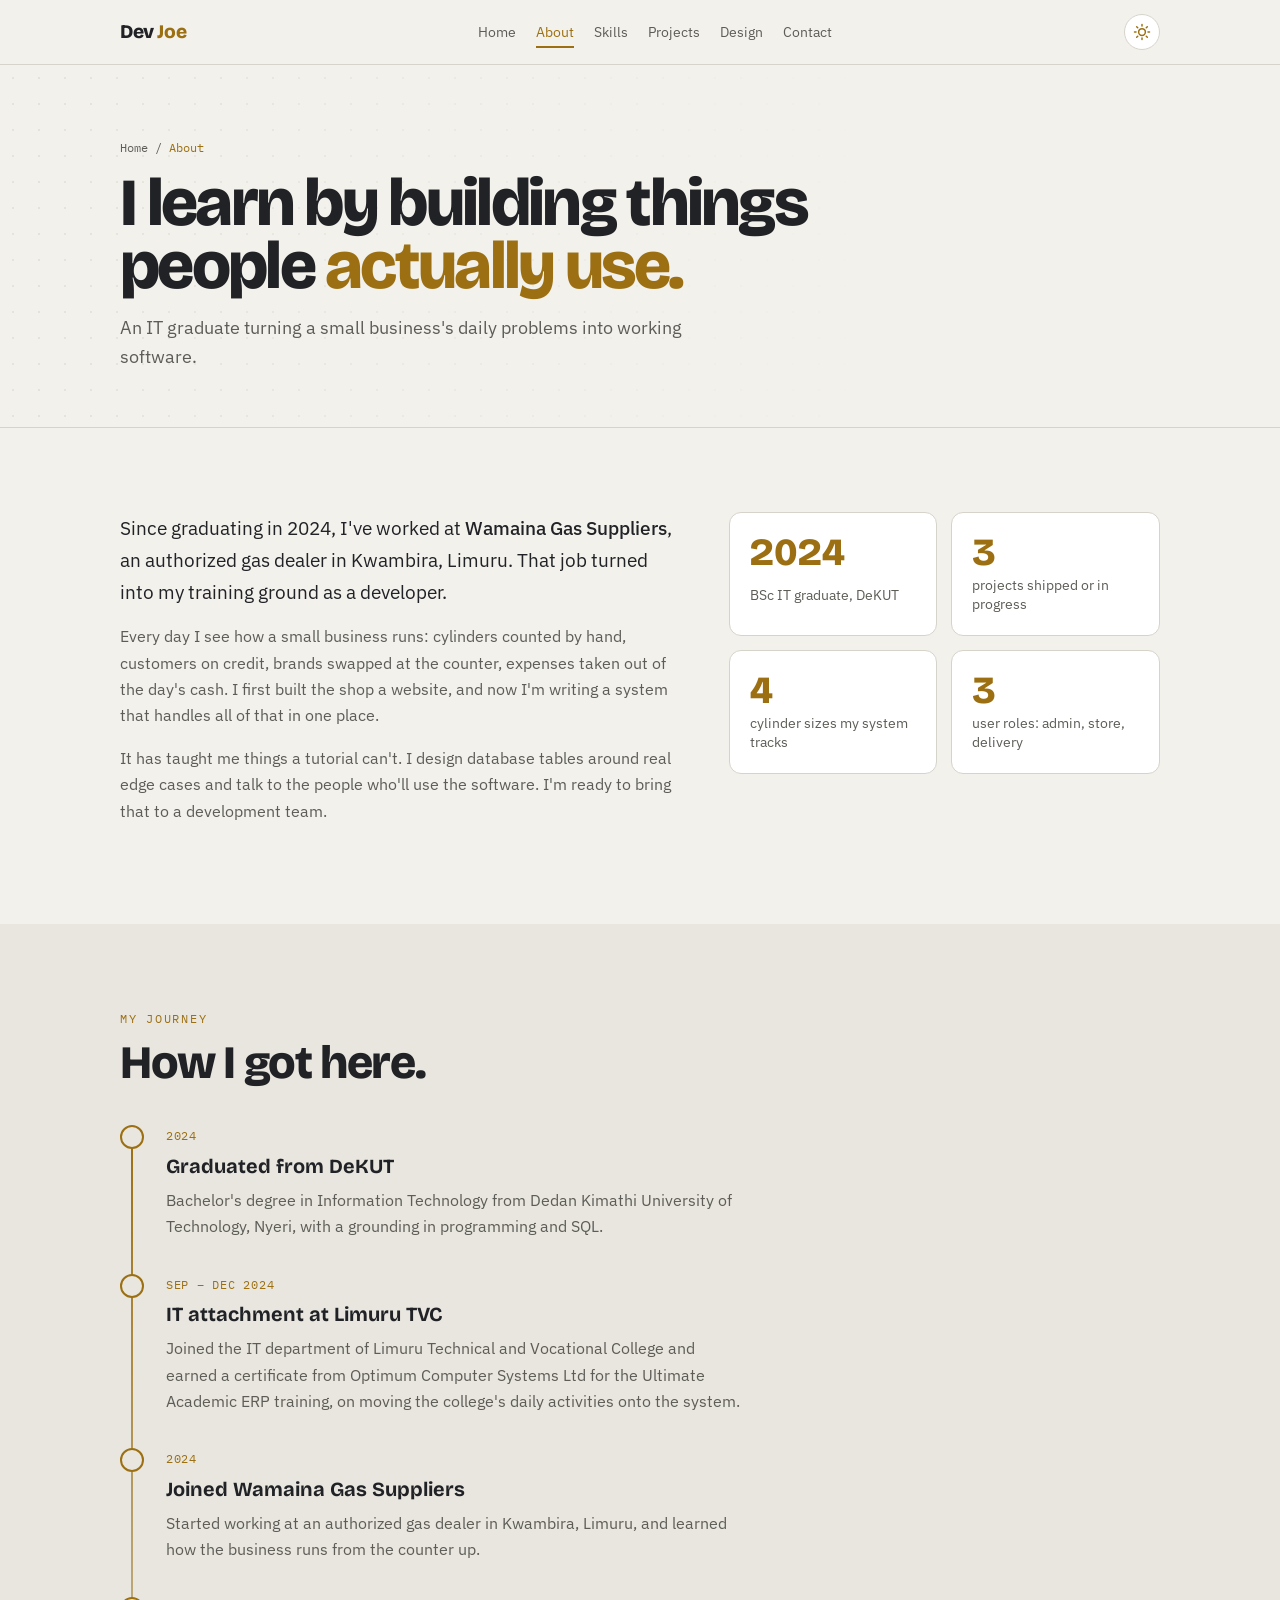
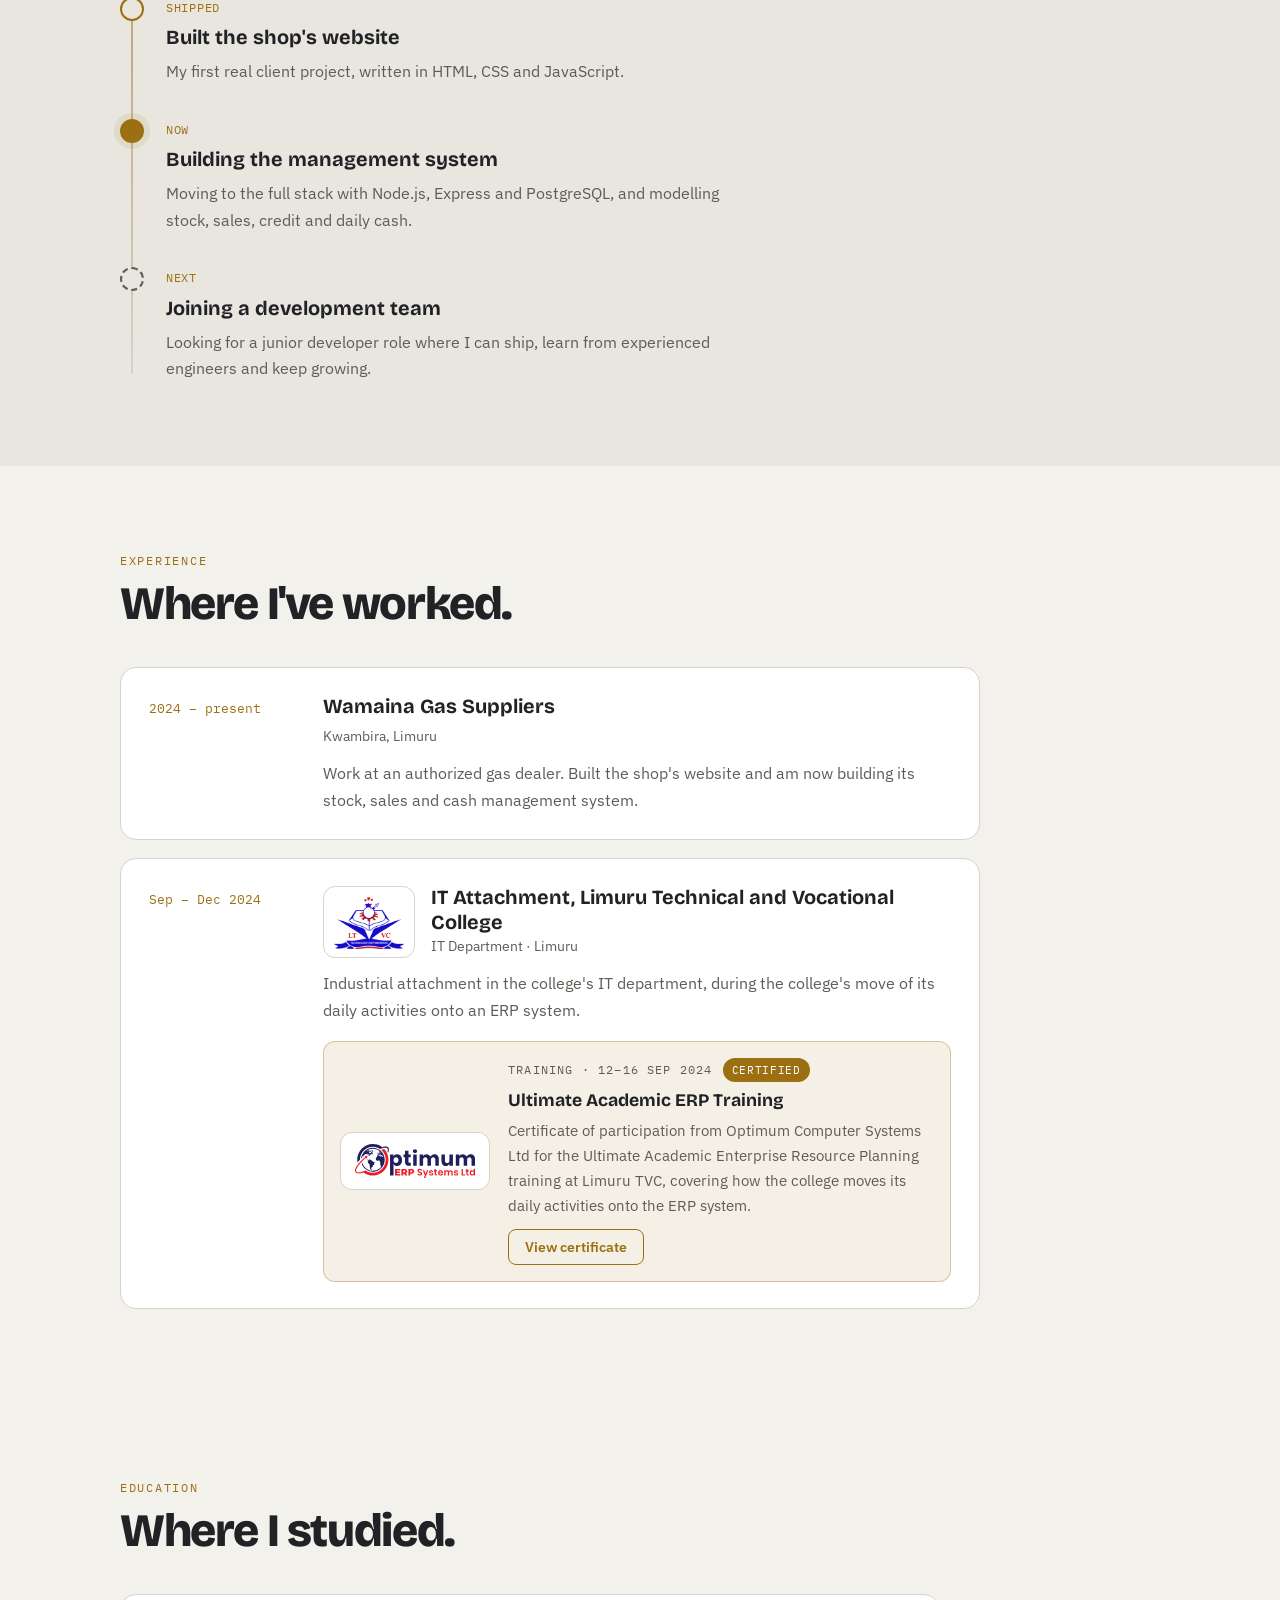
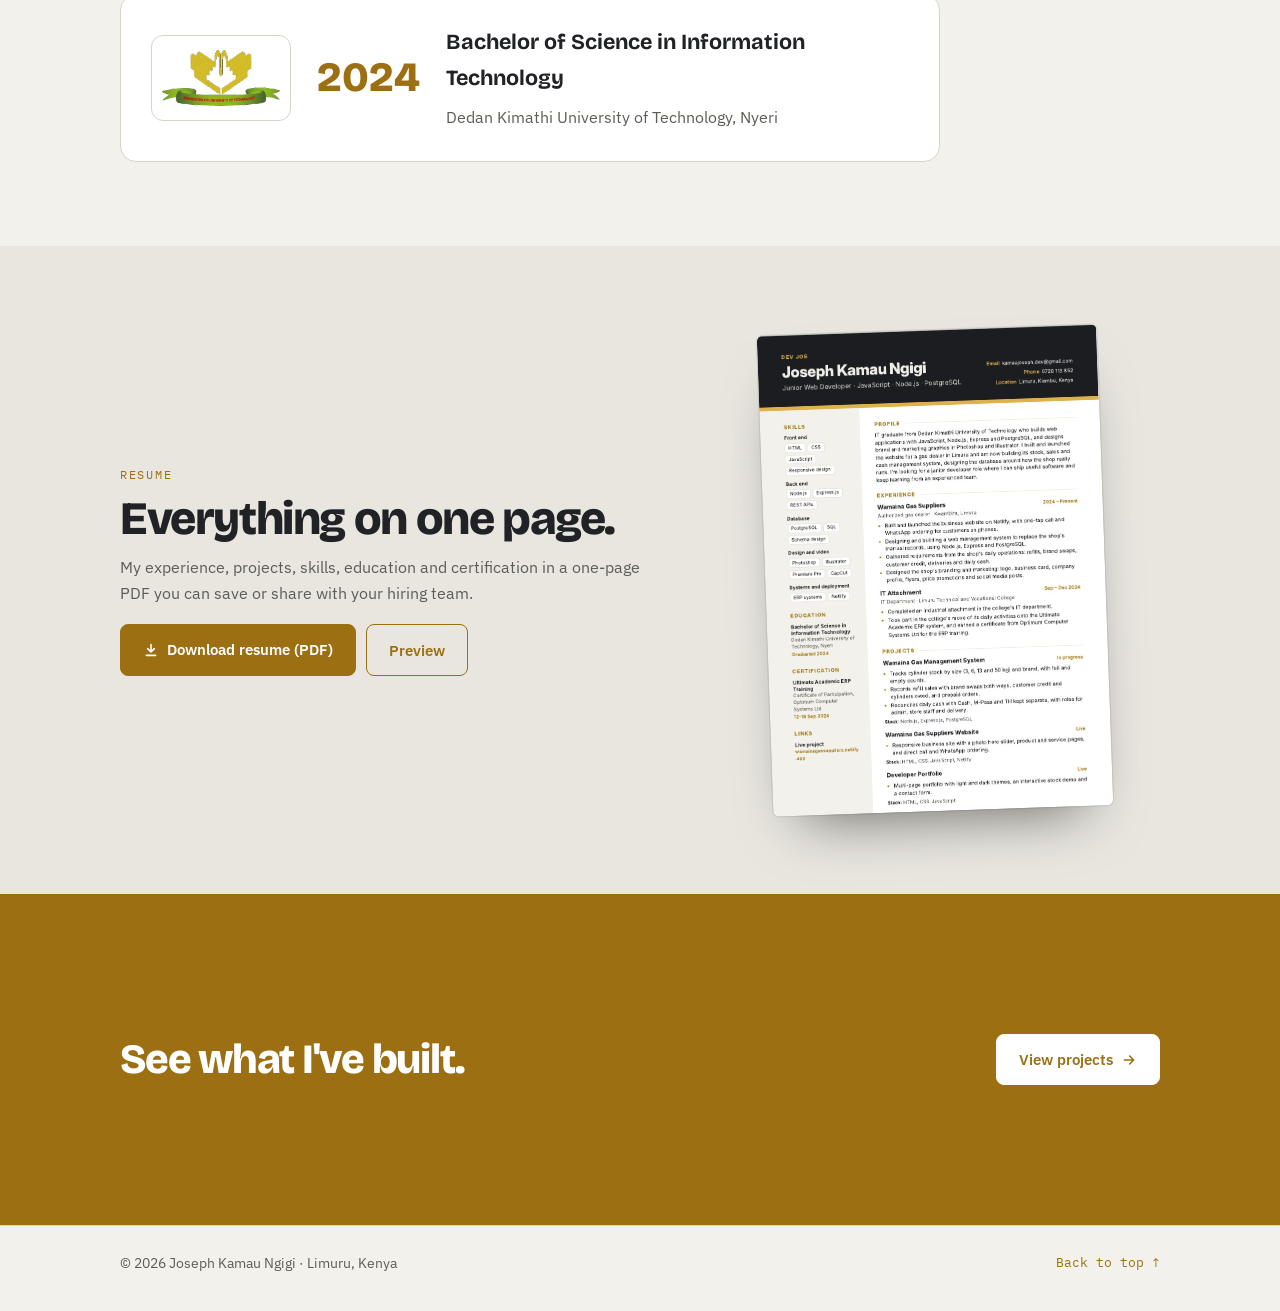
<file: dev-joe-portfolio/about.html>
<!doctype html>
<html lang="en">
<head>
<meta charset="utf-8">
<meta name="viewport" content="width=device-width, initial-scale=1, viewport-fit=cover">
<title>About · Joseph Kamau Ngigi</title>
<link rel="preconnect" href="https://fonts.googleapis.com">
<link rel="preconnect" href="https://fonts.gstatic.com" crossorigin>
<link rel="stylesheet" href="https://fonts.googleapis.com/css2?family=Bricolage+Grotesque:opsz,wght@12..96,500;12..96,700;12..96,800&family=IBM+Plex+Sans:wght@400;500;600&family=IBM+Plex+Mono:wght@400;500&display=swap">
<link rel="stylesheet" href="styles.css">
<script>try{var t=localStorage.getItem('jkn-theme');if(t)document.documentElement.setAttribute('data-theme',t);}catch(e){}</script>
<style>:root{padding-top:env(safe-area-inset-top,0px);padding-bottom:env(safe-area-inset-bottom,0px)}body{margin:0}img{max-width:100%}[hidden]{display:none!important}</style>
</head>
<body>
<header class="top">
  <div class="wrap">
    <a class="mark" href="index.html">Dev <span>Joe</span></a>
    <nav aria-label="Main">
        <a href="index.html">Home</a>
        <a href="about.html" class="active" aria-current="page">About</a>
        <a href="skills.html">Skills</a>
        <a href="projects.html">Projects</a>
        <a href="design.html">Design</a>
        <a href="contact.html">Contact</a>
    </nav>
    <div class="top-right">
      <button class="theme-btn" id="theme-btn" type="button" aria-label="Switch light or dark theme">
        <svg viewBox="0 0 24 24" fill="none" stroke="currentColor" stroke-width="2" stroke-linecap="round"><circle cx="12" cy="12" r="4.5"/><path d="M12 2v2M12 20v2M4.9 4.9l1.4 1.4M17.7 17.7l1.4 1.4M2 12h2M20 12h2M4.9 19.1l1.4-1.4M17.7 6.3l1.4-1.4"/></svg>
      </button>
      <button class="menu-btn" id="menu-btn" type="button" aria-label="Open menu" aria-expanded="false">
        <svg viewBox="0 0 24 24" fill="none" stroke="currentColor" stroke-width="2.2" stroke-linecap="round"><path d="M4 7h16M4 12h16M4 17h16"/></svg>
      </button>
    </div>
  </div>
</header>

<main id="top">
  <div class="page-hero">
    <div class="wrap">
      <div class="crumb"><a href="index.html">Home</a> / <span>About</span></div>
      <h1>I learn by building things people <em>actually use.</em></h1>
      <p>An IT graduate turning a small business's daily problems into working software.</p>
    </div>
  </div>

  <section>
    <div class="wrap">
      <div class="about-grid">
        <div class="about-text">
          <p>Since graduating in 2024, I've worked at <strong>Wamaina Gas Suppliers</strong>, an authorized gas dealer in Kwambira, Limuru. That job turned into my training ground as a developer.</p>
          <p>Every day I see how a small business runs: cylinders counted by hand, customers on credit, brands swapped at the counter, expenses taken out of the day's cash. I first built the shop a website, and now I'm writing a system that handles all of that in one place.</p>
          <p>It has taught me things a tutorial can't. I design database tables around real edge cases and talk to the people who'll use the software. I'm ready to bring that to a development team.</p>
        </div>
        <div class="stats">
          <div class="stat"><b>2024</b><span>BSc IT graduate, DeKUT</span></div>
          <div class="stat"><b>3</b><span>projects shipped or in progress</span></div>
          <div class="stat"><b>4</b><span>cylinder sizes my system tracks</span></div>
          <div class="stat"><b>3</b><span>user roles: admin, store, delivery</span></div>
        </div>
      </div>
    </div>
  </section>

  <section class="alt">
    <div class="wrap">
      <div class="sec-head">
        <div class="kicker">My journey</div>
        <h2>How I got here.</h2>
      </div>
      <div class="journey">
        <div class="step">
          <div class="node"></div>
          <div class="step-body">
            <span class="when">2024</span>
            <h3>Graduated from DeKUT</h3>
            <p>Bachelor's degree in Information Technology from Dedan Kimathi University of Technology, Nyeri, with a grounding in programming and SQL.</p>
          </div>
        </div>
        <div class="step">
          <div class="node"></div>
          <div class="step-body">
            <span class="when">Sep – Dec 2024</span>
            <h3>IT attachment at Limuru TVC</h3>
            <p>Joined the IT department of Limuru Technical and Vocational College and earned a certificate from Optimum Computer Systems Ltd for the Ultimate Academic ERP training, on moving the college's daily activities onto the system.</p>
          </div>
        </div>
        <div class="step">
          <div class="node"></div>
          <div class="step-body">
            <span class="when">2024</span>
            <h3>Joined Wamaina Gas Suppliers</h3>
            <p>Started working at an authorized gas dealer in Kwambira, Limuru, and learned how the business runs from the counter up.</p>
          </div>
        </div>
        <div class="step">
          <div class="node"></div>
          <div class="step-body">
            <span class="when">Shipped</span>
            <h3>Built the shop's website</h3>
            <p>My first real client project, written in HTML, CSS and JavaScript.</p>
          </div>
        </div>
        <div class="step now">
          <div class="node"></div>
          <div class="step-body">
            <span class="when">Now</span>
            <h3>Building the management system</h3>
            <p>Moving to the full stack with Node.js, Express and PostgreSQL, and modelling stock, sales, credit and daily cash.</p>
          </div>
        </div>
        <div class="step next">
          <div class="node"></div>
          <div class="step-body">
            <span class="when">Next</span>
            <h3>Joining a development team</h3>
            <p>Looking for a junior developer role where I can ship, learn from experienced engineers and keep growing.</p>
          </div>
        </div>
      </div>
    </div>
  </section>

  <section>
    <div class="wrap">
      <div class="sec-head">
        <div class="kicker">Experience</div>
        <h2>Where I've worked.</h2>
      </div>
      <div class="exp-list">
        <article class="exp">
          <div class="exp-when">2024 – present</div>
          <div class="exp-body">
            <h3>Wamaina Gas Suppliers</h3>
            <div class="exp-where">Kwambira, Limuru</div>
            <p>Work at an authorized gas dealer. Built the shop's website and am now building its stock, sales and cash management system.</p>
          </div>
        </article>
        <article class="exp">
          <div class="exp-when">Sep – Dec 2024</div>
          <div class="exp-body">
            <div class="exp-title">
              <div class="logo-plate"><img src="logo-ltvc.png" alt="Limuru Technical and Vocational College logo" width="400" height="299"></div>
              <div>
                <h3>IT Attachment, Limuru Technical and Vocational College</h3>
                <div class="exp-where">IT Department · Limuru</div>
              </div>
            </div>
            <p>Industrial attachment in the college's IT department, during the college's move of its daily activities onto an ERP system.</p>
            <div class="cert">
              <div class="logo-plate wide"><img src="logo-optimum.svg" alt="Optimum logo" width="714" height="200"></div>
              <div class="cert-body">
                <div class="cert-top"><span class="label">Training · 12–16 Sep 2024</span><span class="cert-badge">Certified</span></div>
                <h4>Ultimate Academic ERP Training</h4>
                <p>Certificate of participation from Optimum Computer Systems Ltd for the Ultimate Academic Enterprise Resource Planning training at Limuru TVC, covering how the college moves its daily activities onto the ERP system.</p>
                <button class="btn btn-ghost cert-btn" type="button" id="open-cert">View certificate</button>
              </div>
            </div>
          </div>
        </article>
      </div>
    </div>
  </section>

  <section>
    <div class="wrap">
      <div class="sec-head">
        <div class="kicker">Education</div>
        <h2>Where I studied.</h2>
      </div>
      <div class="edu-card">
        <div class="logo-plate edu-logo"><img src="logo-dekut.png" alt="Dedan Kimathi University of Technology logo" width="395" height="186"></div>
        <div class="edu-year">2024</div>
        <h3>Bachelor of Science in Information Technology</h3>
        <p>Dedan Kimathi University of Technology, Nyeri</p>
      </div>
    </div>
  </section>

  <section class="alt" id="resume">
    <div class="wrap resume-grid">
      <div class="sec-head">
        <div class="kicker">Resume</div>
        <h2>Everything on one page.</h2>
        <p>My experience, projects, skills, education and certification in a one-page PDF you can save or share with your hiring team.</p>
        <div class="resume-actions">
          <a class="btn btn-solid resume-dl" id="dl-about" href="Joseph-Kamau-Ngigi-Resume.pdf" download><svg viewBox="0 0 24 24" fill="none" stroke="currentColor" stroke-width="2.4" stroke-linecap="round" stroke-linejoin="round"><path d="M12 4v11M7 10l5 5 5-5M5 20h14"/></svg> Download resume (PDF)</a>
          <button class="btn btn-ghost" type="button" data-open="resume-box">Preview</button>
        </div>
        <p class="dl-note" id="dl-note-about" aria-live="polite"></p>
      </div>
      <button class="resume-thumb" type="button" data-open="resume-box" aria-label="Preview resume">
        <img src="resume-preview.jpg" alt="First page of Joseph Kamau Ngigi's resume" width="911" height="1288" loading="lazy">
      </button>
    </div>
  </section>

  <div class="lightbox" id="resume-box" hidden role="dialog" aria-modal="true" aria-label="Resume preview">
    <div class="lightbox-inner">
      <button class="lightbox-close" type="button" data-close="resume-box" aria-label="Close resume preview">×</button>
      <img src="resume-preview.jpg" alt="Joseph Kamau Ngigi's resume" width="911" height="1288">
    </div>
  </div>

  <section class="cta">
    <div class="wrap">
      <h2>See what I've built.</h2>
      <a class="btn" href="projects.html">View projects <svg viewBox="0 0 24 24" fill="none" stroke="currentColor" stroke-width="2.4" stroke-linecap="round" stroke-linejoin="round"><path d="M5 12h14M13 6l6 6-6 6"/></svg></a>
    </div>
  </section>

  <div class="lightbox" id="cert-box" hidden role="dialog" aria-modal="true" aria-label="ERP training certificate">
    <div class="lightbox-inner">
      <button class="lightbox-close" type="button" id="close-cert" aria-label="Close certificate">×</button>
      <img src="certificate-erp.jpg" alt="Certificate of participation awarded to Kamau Joseph by Optimum Computer Systems Ltd for the Ultimate Academic ERP Training at Limuru Technical and Vocational College, 12 to 16 September 2024" width="1600" height="1132" loading="lazy">
    </div>
  </div>
</main>

<footer>
  <div class="wrap">
    <span>© 2026 Joseph Kamau Ngigi · Limuru, Kenya</span>
    <a class="to-top" href="#top">Back to top ↑</a>
  </div>
</footer>
<script src="app.js"></script>
</body>
</html>
</file>
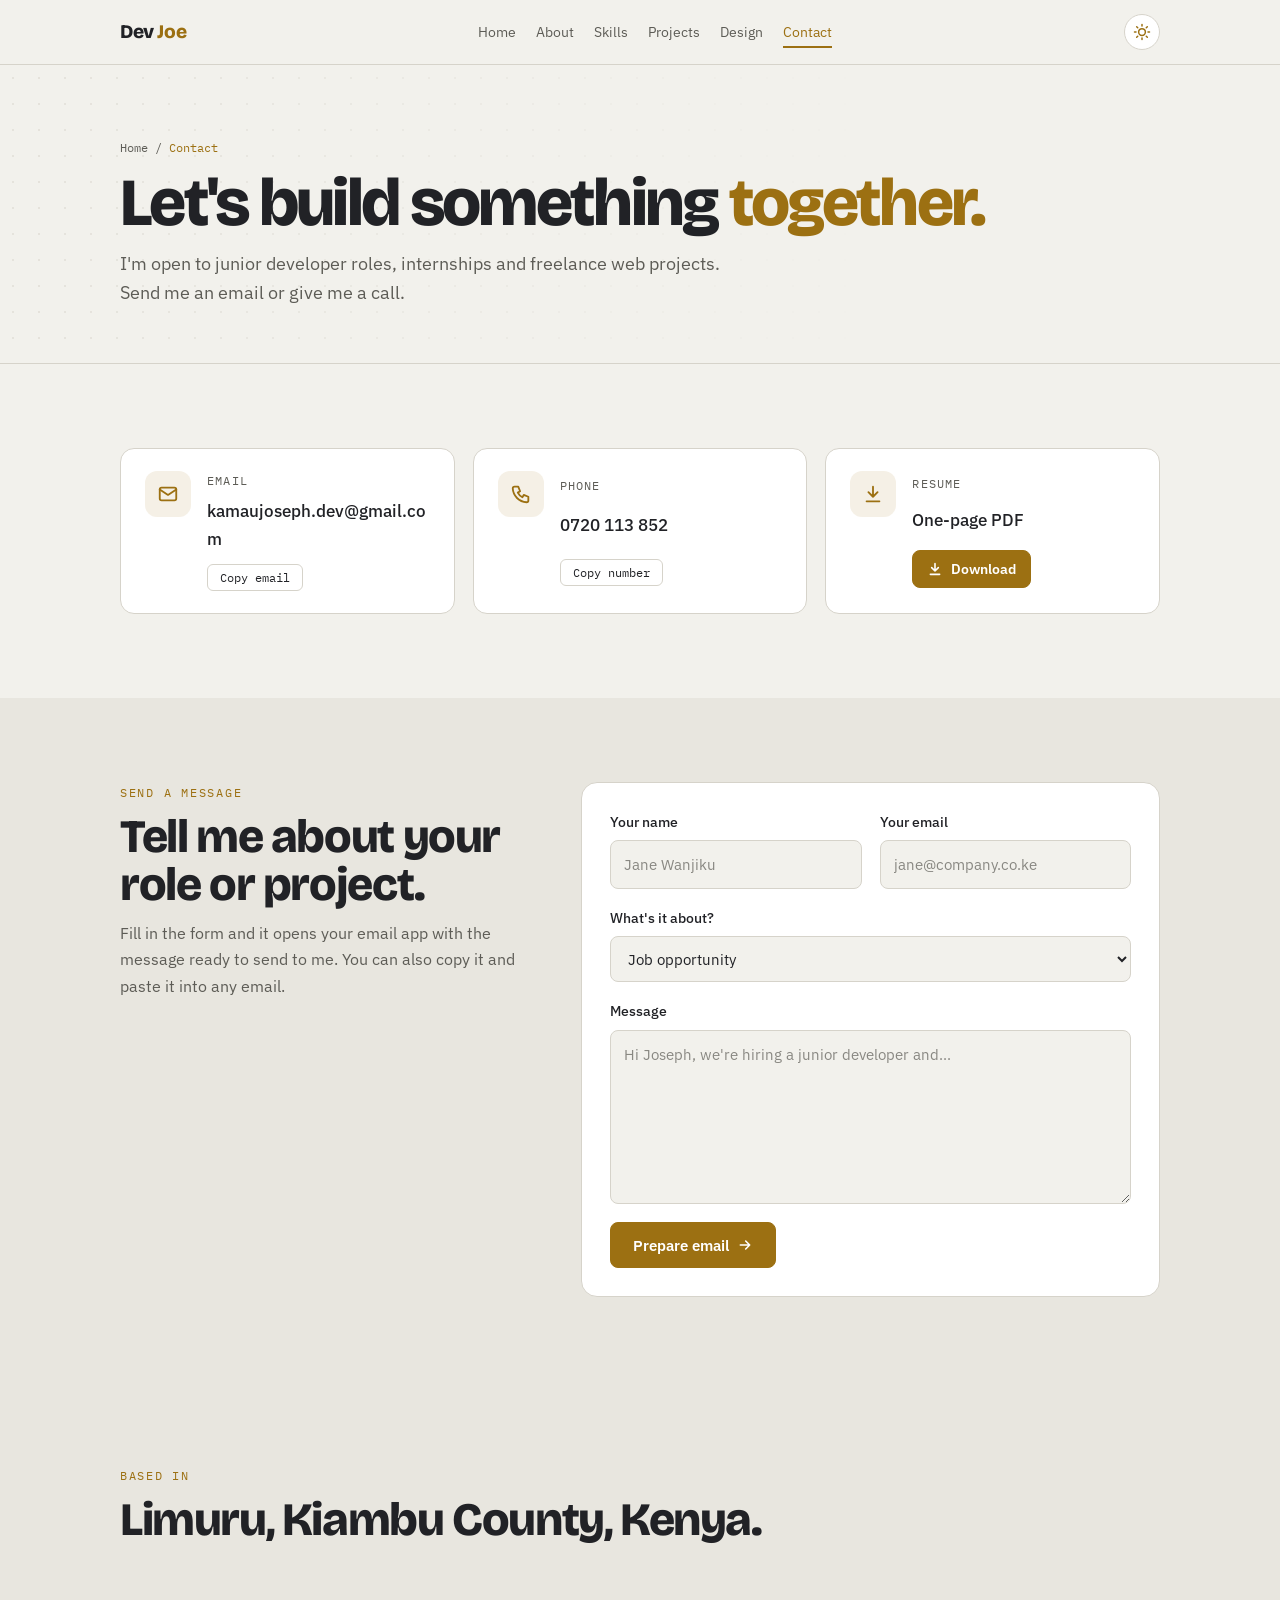
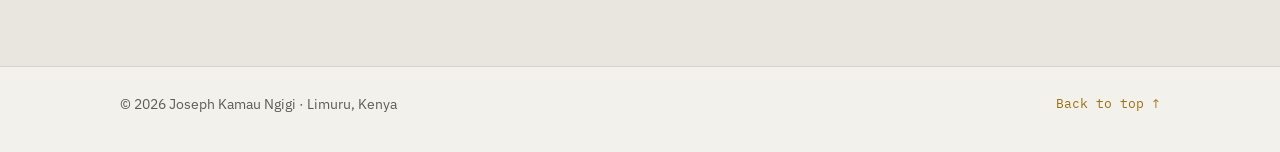
<file: dev-joe-portfolio/contact.html>
<!doctype html>
<html lang="en">
<head>
<meta charset="utf-8">
<meta name="viewport" content="width=device-width, initial-scale=1, viewport-fit=cover">
<title>Contact · Joseph Kamau Ngigi</title>
<link rel="preconnect" href="https://fonts.googleapis.com">
<link rel="preconnect" href="https://fonts.gstatic.com" crossorigin>
<link rel="stylesheet" href="https://fonts.googleapis.com/css2?family=Bricolage+Grotesque:opsz,wght@12..96,500;12..96,700;12..96,800&family=IBM+Plex+Sans:wght@400;500;600&family=IBM+Plex+Mono:wght@400;500&display=swap">
<link rel="stylesheet" href="styles.css">
<script>try{var t=localStorage.getItem('jkn-theme');if(t)document.documentElement.setAttribute('data-theme',t);}catch(e){}</script>
<style>:root{padding-top:env(safe-area-inset-top,0px);padding-bottom:env(safe-area-inset-bottom,0px)}body{margin:0}img{max-width:100%}[hidden]{display:none!important}</style>
</head>
<body>
<header class="top">
  <div class="wrap">
    <a class="mark" href="index.html">Dev <span>Joe</span></a>
    <nav aria-label="Main">
        <a href="index.html">Home</a>
        <a href="about.html">About</a>
        <a href="skills.html">Skills</a>
        <a href="projects.html">Projects</a>
        <a href="design.html">Design</a>
        <a href="contact.html" class="active" aria-current="page">Contact</a>
    </nav>
    <div class="top-right">
      <button class="theme-btn" id="theme-btn" type="button" aria-label="Switch light or dark theme">
        <svg viewBox="0 0 24 24" fill="none" stroke="currentColor" stroke-width="2" stroke-linecap="round"><circle cx="12" cy="12" r="4.5"/><path d="M12 2v2M12 20v2M4.9 4.9l1.4 1.4M17.7 17.7l1.4 1.4M2 12h2M20 12h2M4.9 19.1l1.4-1.4M17.7 6.3l1.4-1.4"/></svg>
      </button>
      <button class="menu-btn" id="menu-btn" type="button" aria-label="Open menu" aria-expanded="false">
        <svg viewBox="0 0 24 24" fill="none" stroke="currentColor" stroke-width="2.2" stroke-linecap="round"><path d="M4 7h16M4 12h16M4 17h16"/></svg>
      </button>
    </div>
  </div>
</header>

<main id="top">
  <div class="page-hero">
    <div class="wrap">
      <div class="crumb"><a href="index.html">Home</a> / <span>Contact</span></div>
      <h1>Let's build something <em>together.</em></h1>
      <p>I'm open to junior developer roles, internships and freelance web projects. Send me an email or give me a call.</p>
    </div>
  </div>

  <section>
    <div class="wrap">
      <div class="contact-grid three">
        <div class="contact-item">
          <div class="c-icon"><svg viewBox="0 0 24 24" fill="none" stroke="currentColor" stroke-width="2" stroke-linecap="round" stroke-linejoin="round"><rect x="3" y="5" width="18" height="14" rx="2"/><path d="M3 7l9 6 9-6"/></svg></div>
          <div class="label">Email</div>
          <div class="contact-value" id="email-value">kamaujoseph.dev@gmail.com</div>
          <button class="copy" type="button" id="copy-email" data-target="email-value">Copy email</button>
        </div>
        <div class="contact-item">
          <div class="c-icon"><svg viewBox="0 0 24 24" fill="none" stroke="currentColor" stroke-width="2" stroke-linecap="round" stroke-linejoin="round"><path d="M5 4h4l2 5-2.5 1.5a11 11 0 0 0 5 5L15 13l5 2v4a2 2 0 0 1-2 2A16 16 0 0 1 3 6a2 2 0 0 1 2-2"/></svg></div>
          <div class="label">Phone</div>
          <div class="contact-value" id="phone-value">0720 113 852</div>
          <button class="copy" type="button" id="copy-phone" data-target="phone-value">Copy number</button>
        </div>
        <div class="contact-item">
          <div class="c-icon"><svg viewBox="0 0 24 24" fill="none" stroke="currentColor" stroke-width="2" stroke-linecap="round" stroke-linejoin="round"><path d="M12 4v11M7 10l5 5 5-5M5 20h14"/></svg></div>
          <div class="label">Resume</div>
          <div class="contact-value">One-page PDF</div>
          <a class="btn btn-solid dl-small resume-dl" id="dl-contact" href="Joseph-Kamau-Ngigi-Resume.pdf" download><svg viewBox="0 0 24 24" fill="none" stroke="currentColor" stroke-width="2.4" stroke-linecap="round" stroke-linejoin="round"><path d="M12 4v11M7 10l5 5 5-5M5 20h14"/></svg> Download</a>
        </div>
      </div>
    </div>
  </section>

  <section class="alt">
    <div class="wrap form-grid">
      <div class="sec-head">
        <div class="kicker">Send a message</div>
        <h2>Tell me about your role or project.</h2>
        <p>Fill in the form and it opens your email app with the message ready to send to me. You can also copy it and paste it into any email.</p>
      </div>
      <form class="cform" id="cform" novalidate>
        <div class="field">
          <label for="f-name">Your name</label>
          <input id="f-name" name="name" type="text" autocomplete="name" placeholder="Jane Wanjiku">
          <span class="err" id="e-name"></span>
        </div>
        <div class="field">
          <label for="f-email">Your email</label>
          <input id="f-email" name="email" type="email" autocomplete="email" placeholder="jane@company.co.ke">
          <span class="err" id="e-email"></span>
        </div>
        <div class="field full">
          <label for="f-topic">What's it about?</label>
          <select id="f-topic" name="topic">
            <option>Job opportunity</option>
            <option>Internship</option>
            <option>Freelance website or system</option>
            <option>Something else</option>
          </select>
        </div>
        <div class="field full">
          <label for="f-msg">Message</label>
          <textarea id="f-msg" name="message" rows="6" placeholder="Hi Joseph, we're hiring a junior developer and..."></textarea>
          <span class="err" id="e-msg"></span>
        </div>
        <div class="form-actions full">
          <button class="btn btn-solid" type="submit">Prepare email <svg viewBox="0 0 24 24" fill="none" stroke="currentColor" stroke-width="2.4" stroke-linecap="round" stroke-linejoin="round"><path d="M5 12h14M13 6l6 6-6 6"/></svg></button>
        </div>
        <div class="ready full" id="ready" hidden>
          <div class="ready-head"><span class="dot"></span><b>Your message is ready.</b></div>
          <p>Open it in your email app, or copy it and send it to <span class="addr">kamaujoseph.dev@gmail.com</span>.</p>
          <div class="ready-actions">
            <a class="btn btn-solid" id="mail-link" href="#">Open in email app</a>
            <button class="btn btn-ghost" type="button" id="copy-msg">Copy message</button>
          </div>
          <pre class="preview" id="preview"></pre>
        </div>
      </form>
    </div>
  </section>

  <section class="alt">
    <div class="wrap">
      <div class="sec-head">
        <div class="kicker">Based in</div>
        <h2>Limuru, Kiambu County, Kenya.</h2>
      </div>
    </div>
  </section>
</main>

<footer>
  <div class="wrap">
    <span>© 2026 Joseph Kamau Ngigi · Limuru, Kenya</span>
    <a class="to-top" href="#top">Back to top ↑</a>
  </div>
</footer>
<script src="app.js"></script>
</body>
</html>
</file>
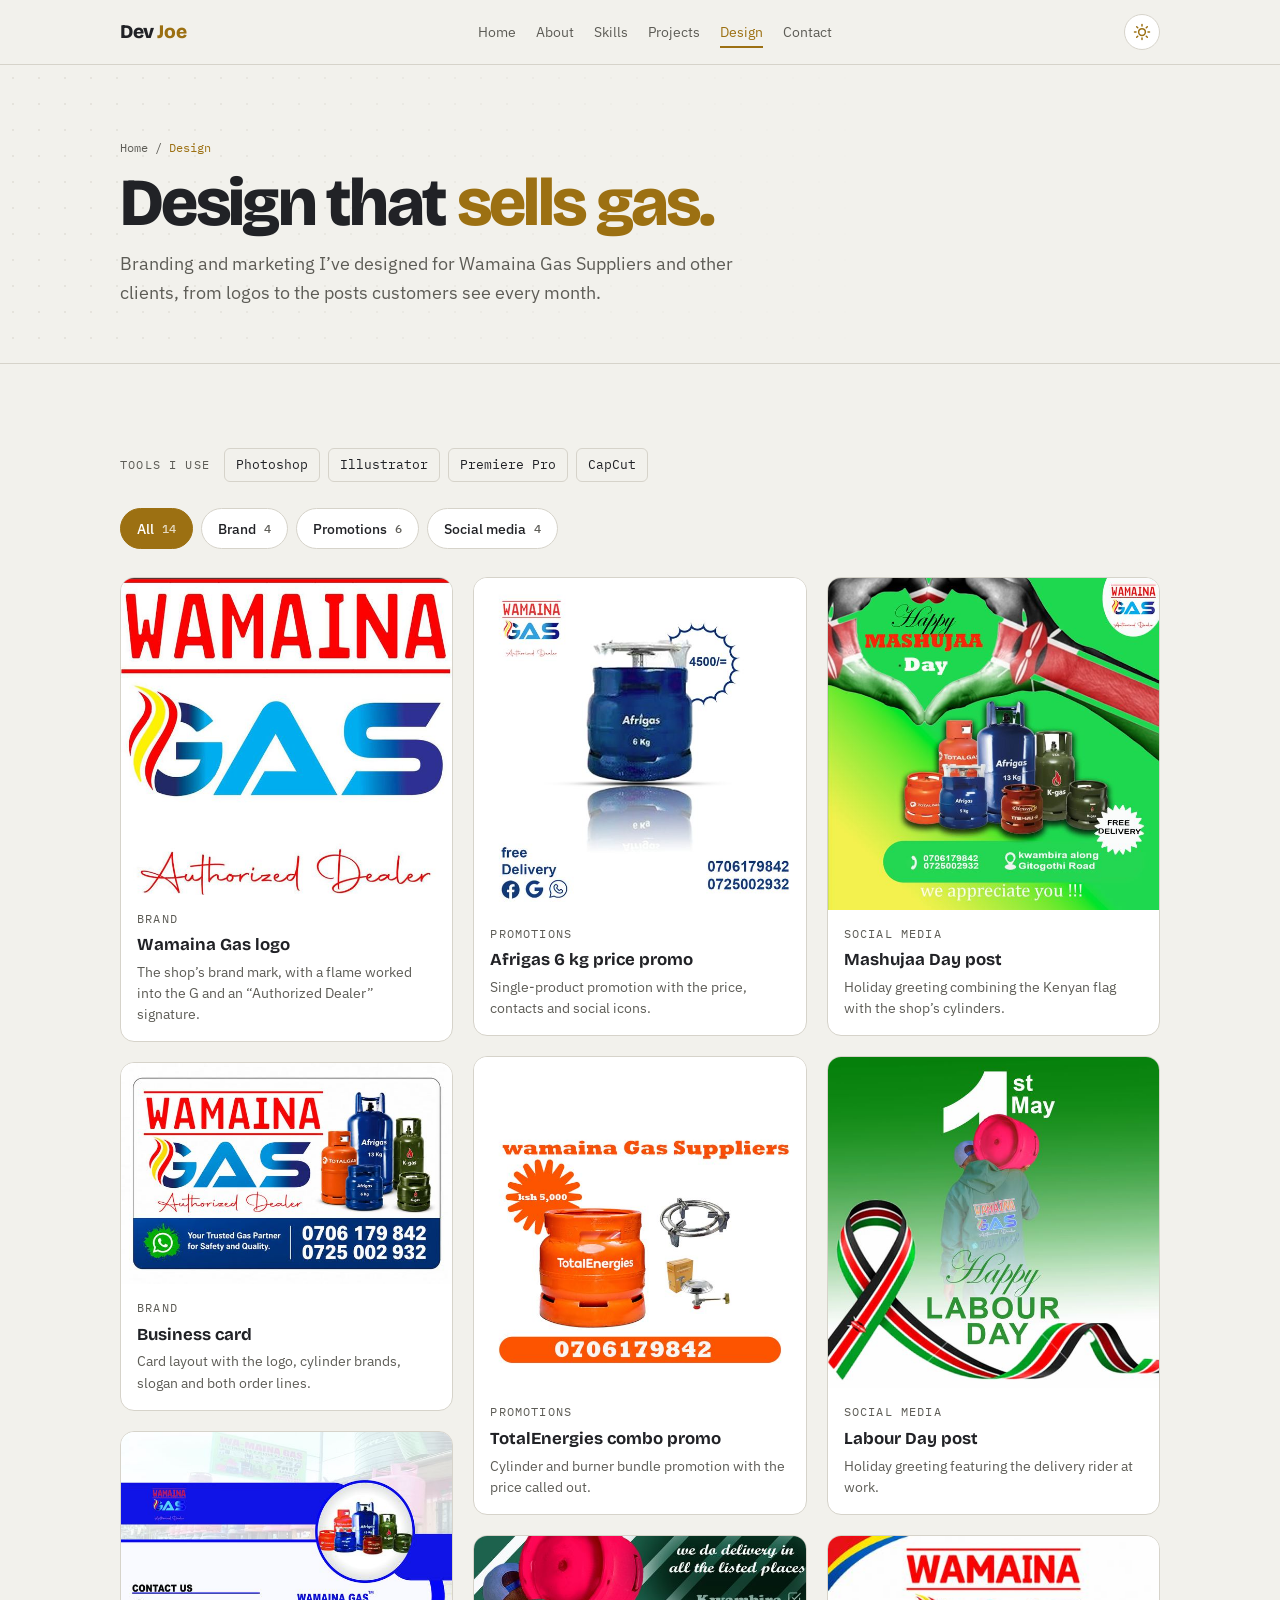
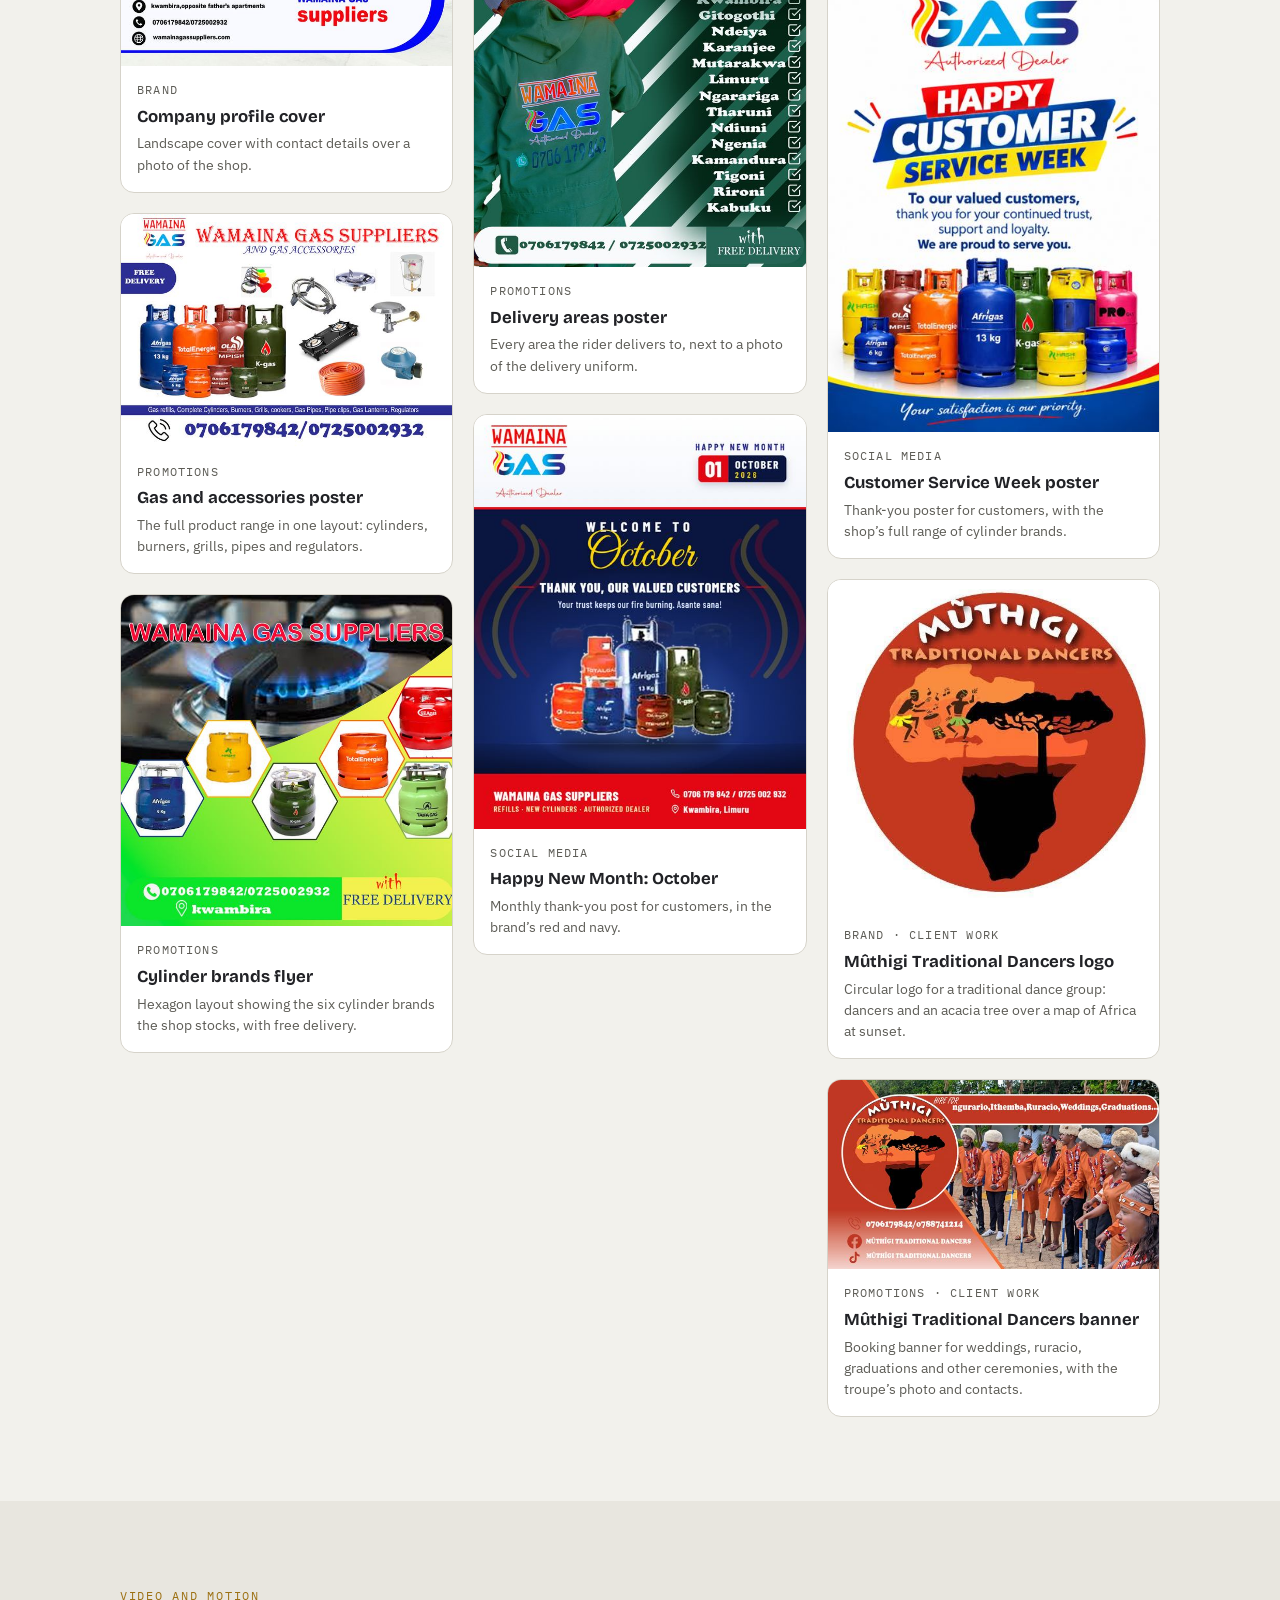
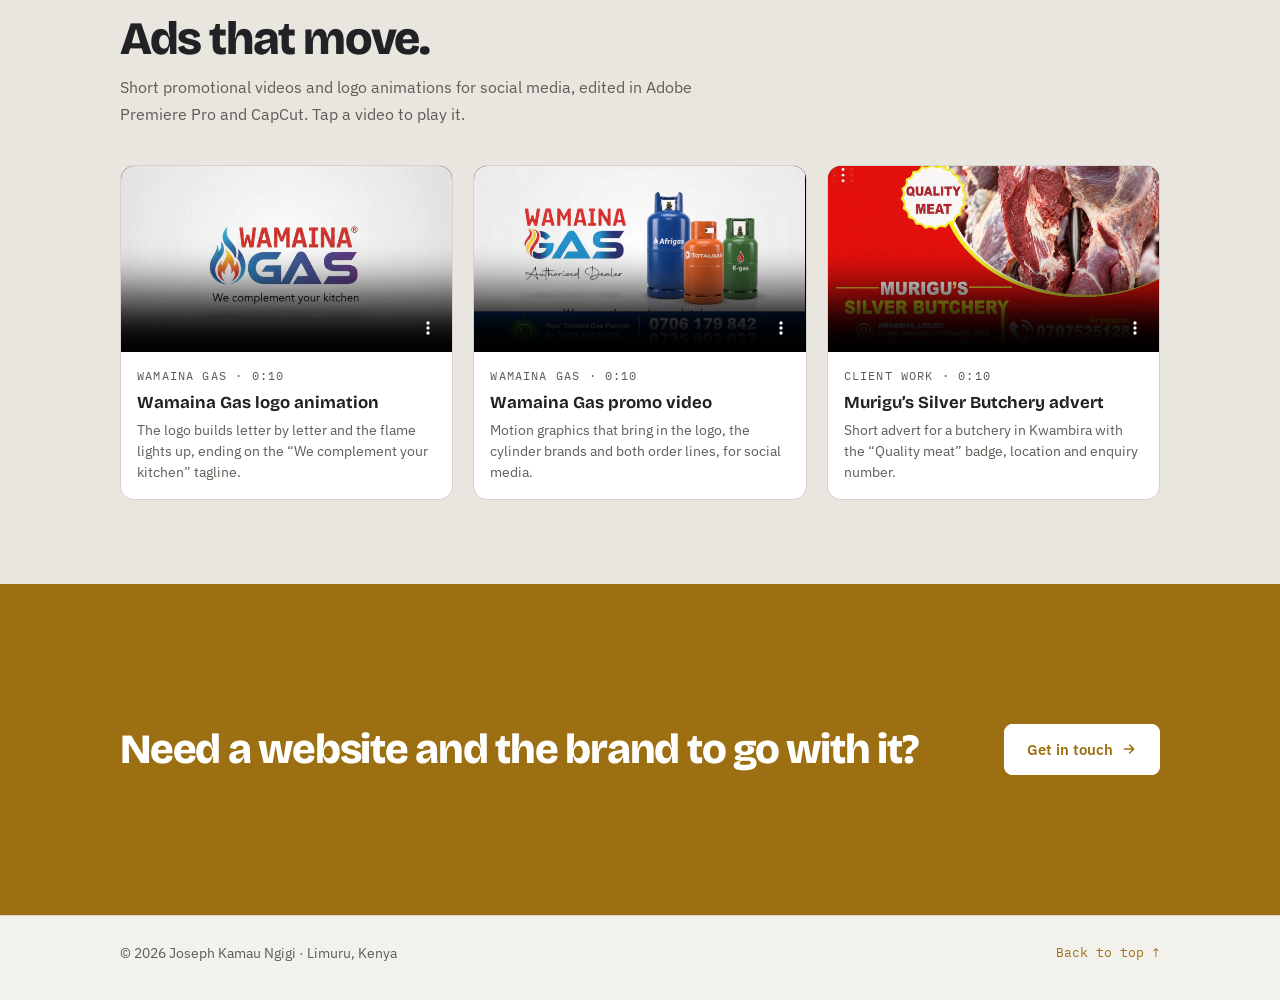
<file: dev-joe-portfolio/design.html>
<!doctype html>
<html lang="en">
<head>
<meta charset="utf-8">
<meta name="viewport" content="width=device-width, initial-scale=1, viewport-fit=cover">
<title>Design · Joseph Kamau Ngigi</title>
<link rel="preconnect" href="https://fonts.googleapis.com">
<link rel="preconnect" href="https://fonts.gstatic.com" crossorigin>
<link rel="stylesheet" href="https://fonts.googleapis.com/css2?family=Bricolage+Grotesque:opsz,wght@12..96,500;12..96,700;12..96,800&family=IBM+Plex+Sans:wght@400;500;600&family=IBM+Plex+Mono:wght@400;500&display=swap">
<link rel="stylesheet" href="styles.css">
<script>try{var t=localStorage.getItem('jkn-theme');if(t)document.documentElement.setAttribute('data-theme',t);}catch(e){}</script>
<style>:root{padding-top:env(safe-area-inset-top,0px);padding-bottom:env(safe-area-inset-bottom,0px)}body{margin:0}img{max-width:100%}[hidden]{display:none!important}</style>
</head>
<body>
<header class="top">
  <div class="wrap">
    <a class="mark" href="index.html">Dev <span>Joe</span></a>
    <nav aria-label="Main">
        <a href="index.html">Home</a>
        <a href="about.html">About</a>
        <a href="skills.html">Skills</a>
        <a href="projects.html">Projects</a>
        <a href="design.html" class="active" aria-current="page">Design</a>
        <a href="contact.html">Contact</a>
    </nav>
    <div class="top-right">
      <button class="theme-btn" id="theme-btn" type="button" aria-label="Switch light or dark theme">
        <svg viewBox="0 0 24 24" fill="none" stroke="currentColor" stroke-width="2" stroke-linecap="round"><circle cx="12" cy="12" r="4.5"/><path d="M12 2v2M12 20v2M4.9 4.9l1.4 1.4M17.7 17.7l1.4 1.4M2 12h2M20 12h2M4.9 19.1l1.4-1.4M17.7 6.3l1.4-1.4"/></svg>
      </button>
      <button class="menu-btn" id="menu-btn" type="button" aria-label="Open menu" aria-expanded="false">
        <svg viewBox="0 0 24 24" fill="none" stroke="currentColor" stroke-width="2.2" stroke-linecap="round"><path d="M4 7h16M4 12h16M4 17h16"/></svg>
      </button>
    </div>
  </div>
</header>

<main id="top">
  <div class="page-hero">
    <div class="wrap">
      <div class="crumb"><a href="index.html">Home</a> / <span>Design</span></div>
      <h1>Design that <em>sells gas.</em></h1>
      <p>Branding and marketing I’ve designed for Wamaina Gas Suppliers and other clients, from logos to the posts customers see every month.</p>
    </div>
  </div>

  <section>
    <div class="wrap">
      <div class="tools-row">
        <span class="label">Tools I use</span>
        <div class="chips"><span class="chip">Photoshop</span><span class="chip">Illustrator</span><span class="chip">Premiere Pro</span><span class="chip">CapCut</span></div>
      </div>
      <div class="filters" role="group" aria-label="Filter designs">
        <button class="filter" type="button" id="f-all" data-filter="all" aria-pressed="true">All <span>14</span></button>
        <button class="filter" type="button" id="f-brand" data-filter="Brand" aria-pressed="false">Brand <span>4</span></button>
        <button class="filter" type="button" id="f-promo" data-filter="Promotions" aria-pressed="false">Promotions <span>6</span></button>
        <button class="filter" type="button" id="f-social" data-filter="Social media" aria-pressed="false">Social media <span>4</span></button>
      </div>
      <div class="gallery" id="gallery">
        <figure class="work" data-cat="Brand">
          <button class="work-btn" type="button" data-index="0" aria-label="View Wamaina Gas logo">
            <img src="design/logo-t.jpg" alt="Wamaina Gas logo" width="640" height="611" loading="lazy">
          </button>
          <figcaption><span class="label">Brand</span><b>Wamaina Gas logo</b><span class="work-desc">The shop’s brand mark, with a flame worked into the G and an “Authorized Dealer” signature.</span></figcaption>
        </figure>
        <figure class="work" data-cat="Brand">
          <button class="work-btn" type="button" data-index="1" aria-label="View Business card">
            <img src="design/business-card-t.jpg" alt="Business card" width="640" height="427" loading="lazy">
          </button>
          <figcaption><span class="label">Brand</span><b>Business card</b><span class="work-desc">Card layout with the logo, cylinder brands, slogan and both order lines.</span></figcaption>
        </figure>
        <figure class="work" data-cat="Brand">
          <button class="work-btn" type="button" data-index="2" aria-label="View Company profile cover">
            <img src="design/company-profile-t.jpg" alt="Company profile cover" width="640" height="453" loading="lazy">
          </button>
          <figcaption><span class="label">Brand</span><b>Company profile cover</b><span class="work-desc">Landscape cover with contact details over a photo of the shop.</span></figcaption>
        </figure>
        <figure class="work" data-cat="Promotions">
          <button class="work-btn" type="button" data-index="3" aria-label="View Gas and accessories poster">
            <img src="design/accessories-poster-t.jpg" alt="Gas and accessories poster" width="640" height="453" loading="lazy">
          </button>
          <figcaption><span class="label">Promotions</span><b>Gas and accessories poster</b><span class="work-desc">The full product range in one layout: cylinders, burners, grills, pipes and regulators.</span></figcaption>
        </figure>
        <figure class="work" data-cat="Promotions">
          <button class="work-btn" type="button" data-index="4" aria-label="View Cylinder brands flyer">
            <img src="design/brands-flyer-t.jpg" alt="Cylinder brands flyer" width="640" height="640" loading="lazy">
          </button>
          <figcaption><span class="label">Promotions</span><b>Cylinder brands flyer</b><span class="work-desc">Hexagon layout showing the six cylinder brands the shop stocks, with free delivery.</span></figcaption>
        </figure>
        <figure class="work" data-cat="Promotions">
          <button class="work-btn" type="button" data-index="5" aria-label="View Afrigas 6 kg price promo">
            <img src="design/afrigas-promo-t.jpg" alt="Afrigas 6 kg price promo" width="640" height="640" loading="lazy">
          </button>
          <figcaption><span class="label">Promotions</span><b>Afrigas 6 kg price promo</b><span class="work-desc">Single-product promotion with the price, contacts and social icons.</span></figcaption>
        </figure>
        <figure class="work" data-cat="Promotions">
          <button class="work-btn" type="button" data-index="6" aria-label="View TotalEnergies combo promo">
            <img src="design/totalenergies-promo-t.jpg" alt="TotalEnergies combo promo" width="640" height="640" loading="lazy">
          </button>
          <figcaption><span class="label">Promotions</span><b>TotalEnergies combo promo</b><span class="work-desc">Cylinder and burner bundle promotion with the price called out.</span></figcaption>
        </figure>
        <figure class="work" data-cat="Promotions">
          <button class="work-btn" type="button" data-index="7" aria-label="View Delivery areas poster">
            <img src="design/delivery-areas-t.jpg" alt="Delivery areas poster" width="640" height="640" loading="lazy">
          </button>
          <figcaption><span class="label">Promotions</span><b>Delivery areas poster</b><span class="work-desc">Every area the rider delivers to, next to a photo of the delivery uniform.</span></figcaption>
        </figure>
        <figure class="work" data-cat="Social media">
          <button class="work-btn" type="button" data-index="8" aria-label="View Happy New Month: October">
            <img src="design/october-t.jpg" alt="Happy New Month: October" width="512" height="640" loading="lazy">
          </button>
          <figcaption><span class="label">Social media</span><b>Happy New Month: October</b><span class="work-desc">Monthly thank-you post for customers, in the brand’s red and navy.</span></figcaption>
        </figure>
        <figure class="work" data-cat="Social media">
          <button class="work-btn" type="button" data-index="9" aria-label="View Mashujaa Day post">
            <img src="design/mashujaa-day-t.jpg" alt="Mashujaa Day post" width="640" height="640" loading="lazy">
          </button>
          <figcaption><span class="label">Social media</span><b>Mashujaa Day post</b><span class="work-desc">Holiday greeting combining the Kenyan flag with the shop’s cylinders.</span></figcaption>
        </figure>
        <figure class="work" data-cat="Social media">
          <button class="work-btn" type="button" data-index="10" aria-label="View Labour Day post">
            <img src="design/labour-day-t.jpg" alt="Labour Day post" width="640" height="640" loading="lazy">
          </button>
          <figcaption><span class="label">Social media</span><b>Labour Day post</b><span class="work-desc">Holiday greeting featuring the delivery rider at work.</span></figcaption>
        </figure>
        <figure class="work" data-cat="Social media">
          <button class="work-btn" type="button" data-index="11" aria-label="View Customer Service Week poster">
            <img src="design/customer-service-week-t.jpg" alt="Customer Service Week poster" width="427" height="640" loading="lazy">
          </button>
          <figcaption><span class="label">Social media</span><b>Customer Service Week poster</b><span class="work-desc">Thank-you poster for customers, with the shop’s full range of cylinder brands.</span></figcaption>
        </figure>
        <figure class="work" data-cat="Brand">
          <button class="work-btn" type="button" data-index="12" aria-label="View Mûthigi Traditional Dancers logo">
            <img src="design/muthigi-logo-t.jpg" alt="Mûthigi Traditional Dancers logo" width="567" height="567" loading="lazy">
          </button>
          <figcaption><span class="label">Brand · Client work</span><b>Mûthigi Traditional Dancers logo</b><span class="work-desc">Circular logo for a traditional dance group: dancers and an acacia tree over a map of Africa at sunset.</span></figcaption>
        </figure>
        <figure class="work" data-cat="Promotions">
          <button class="work-btn" type="button" data-index="13" aria-label="View Mûthigi Traditional Dancers banner">
            <img src="design/muthigi-banner-t.jpg" alt="Mûthigi Traditional Dancers banner" width="640" height="366" loading="lazy">
          </button>
          <figcaption><span class="label">Promotions · Client work</span><b>Mûthigi Traditional Dancers banner</b><span class="work-desc">Booking banner for weddings, ruracio, graduations and other ceremonies, with the troupe’s photo and contacts.</span></figcaption>
        </figure>
      </div>
    </div>
  </section>

  <section class="alt">
    <div class="wrap">
      <div class="sec-head">
        <div class="kicker">Video and motion</div>
        <h2>Ads that move.</h2>
        <p>Short promotional videos and logo animations for social media, edited in Adobe Premiere Pro and CapCut. Tap a video to play it.</p>
      </div>
      <div class="videos">
        <figure class="vid">
          <div class="vid-frame"><video src="video/logo-animation.mp4" poster="video/logo-animation.jpg" controls preload="none" playsinline width="1280" height="720"></video></div>
          <figcaption><span class="label">Wamaina Gas · 0:10</span><b>Wamaina Gas logo animation</b><span class="work-desc">The logo builds letter by letter and the flame lights up, ending on the “We complement your kitchen” tagline.</span></figcaption>
        </figure>
        <figure class="vid">
          <div class="vid-frame"><video src="video/wamaina-promo.mp4" poster="video/wamaina-promo.jpg" controls preload="none" playsinline width="1280" height="720"></video></div>
          <figcaption><span class="label">Wamaina Gas · 0:10</span><b>Wamaina Gas promo video</b><span class="work-desc">Motion graphics that bring in the logo, the cylinder brands and both order lines, for social media.</span></figcaption>
        </figure>
        <figure class="vid">
          <div class="vid-frame"><video src="video/butchery-ad.mp4" poster="video/butchery-ad.jpg" controls preload="none" playsinline width="1280" height="720"></video></div>
          <figcaption><span class="label">Client work · 0:10</span><b>Murigu’s Silver Butchery advert</b><span class="work-desc">Short advert for a butchery in Kwambira with the “Quality meat” badge, location and enquiry number.</span></figcaption>
        </figure>
      </div>
    </div>
  </section>

  <section class="cta">
    <div class="wrap">
      <h2>Need a website and the brand to go with it?</h2>
      <a class="btn" href="contact.html">Get in touch <svg viewBox="0 0 24 24" fill="none" stroke="currentColor" stroke-width="2.4" stroke-linecap="round" stroke-linejoin="round"><path d="M5 12h14M13 6l6 6-6 6"/></svg></a>
    </div>
  </section>

  <div class="lightbox gallery-box" id="gal-box" hidden role="dialog" aria-modal="true" aria-label="Design viewer">
    <div class="lightbox-inner gal-inner">
      <button class="lightbox-close" type="button" id="gal-close" aria-label="Close viewer">×</button>
      <div class="gal-stage">
        <button class="gal-nav prev" type="button" id="gal-prev" aria-label="Previous design">‹</button>
        <img id="gal-img" src="design/logo.jpg" alt="">
        <button class="gal-nav next" type="button" id="gal-next" aria-label="Next design">›</button>
      </div>
      <div class="gal-cap"><span class="label" id="gal-cat"></span><b id="gal-title"></b><span id="gal-desc"></span><span class="gal-count" id="gal-count"></span></div>
    </div>
  </div>
  <script>window.DESIGN_WORKS = [{"src": "design/logo.jpg", "title": "Wamaina Gas logo", "cat": "Brand", "desc": "The shop’s brand mark, with a flame worked into the G and an “Authorized Dealer” signature."}, {"src": "design/business-card.jpg", "title": "Business card", "cat": "Brand", "desc": "Card layout with the logo, cylinder brands, slogan and both order lines."}, {"src": "design/company-profile.jpg", "title": "Company profile cover", "cat": "Brand", "desc": "Landscape cover with contact details over a photo of the shop."}, {"src": "design/accessories-poster.jpg", "title": "Gas and accessories poster", "cat": "Promotions", "desc": "The full product range in one layout: cylinders, burners, grills, pipes and regulators."}, {"src": "design/brands-flyer.jpg", "title": "Cylinder brands flyer", "cat": "Promotions", "desc": "Hexagon layout showing the six cylinder brands the shop stocks, with free delivery."}, {"src": "design/afrigas-promo.jpg", "title": "Afrigas 6 kg price promo", "cat": "Promotions", "desc": "Single-product promotion with the price, contacts and social icons."}, {"src": "design/totalenergies-promo.jpg", "title": "TotalEnergies combo promo", "cat": "Promotions", "desc": "Cylinder and burner bundle promotion with the price called out."}, {"src": "design/delivery-areas.jpg", "title": "Delivery areas poster", "cat": "Promotions", "desc": "Every area the rider delivers to, next to a photo of the delivery uniform."}, {"src": "design/october.jpg", "title": "Happy New Month: October", "cat": "Social media", "desc": "Monthly thank-you post for customers, in the brand’s red and navy."}, {"src": "design/mashujaa-day.jpg", "title": "Mashujaa Day post", "cat": "Social media", "desc": "Holiday greeting combining the Kenyan flag with the shop’s cylinders."}, {"src": "design/labour-day.jpg", "title": "Labour Day post", "cat": "Social media", "desc": "Holiday greeting featuring the delivery rider at work."}, {"src": "design/customer-service-week.jpg", "title": "Customer Service Week poster", "cat": "Social media", "desc": "Thank-you poster for customers, with the shop’s full range of cylinder brands."}, {"src": "design/muthigi-logo.jpg", "title": "Mûthigi Traditional Dancers logo", "cat": "Brand · Client work", "desc": "Circular logo for a traditional dance group: dancers and an acacia tree over a map of Africa at sunset."}, {"src": "design/muthigi-banner.jpg", "title": "Mûthigi Traditional Dancers banner", "cat": "Promotions · Client work", "desc": "Booking banner for weddings, ruracio, graduations and other ceremonies, with the troupe’s photo and contacts."}];</script>
</main>

<footer>
  <div class="wrap">
    <span>© 2026 Joseph Kamau Ngigi · Limuru, Kenya</span>
    <a class="to-top" href="#top">Back to top ↑</a>
  </div>
</footer>
<script src="app.js"></script>
</body>
</html>
</file>
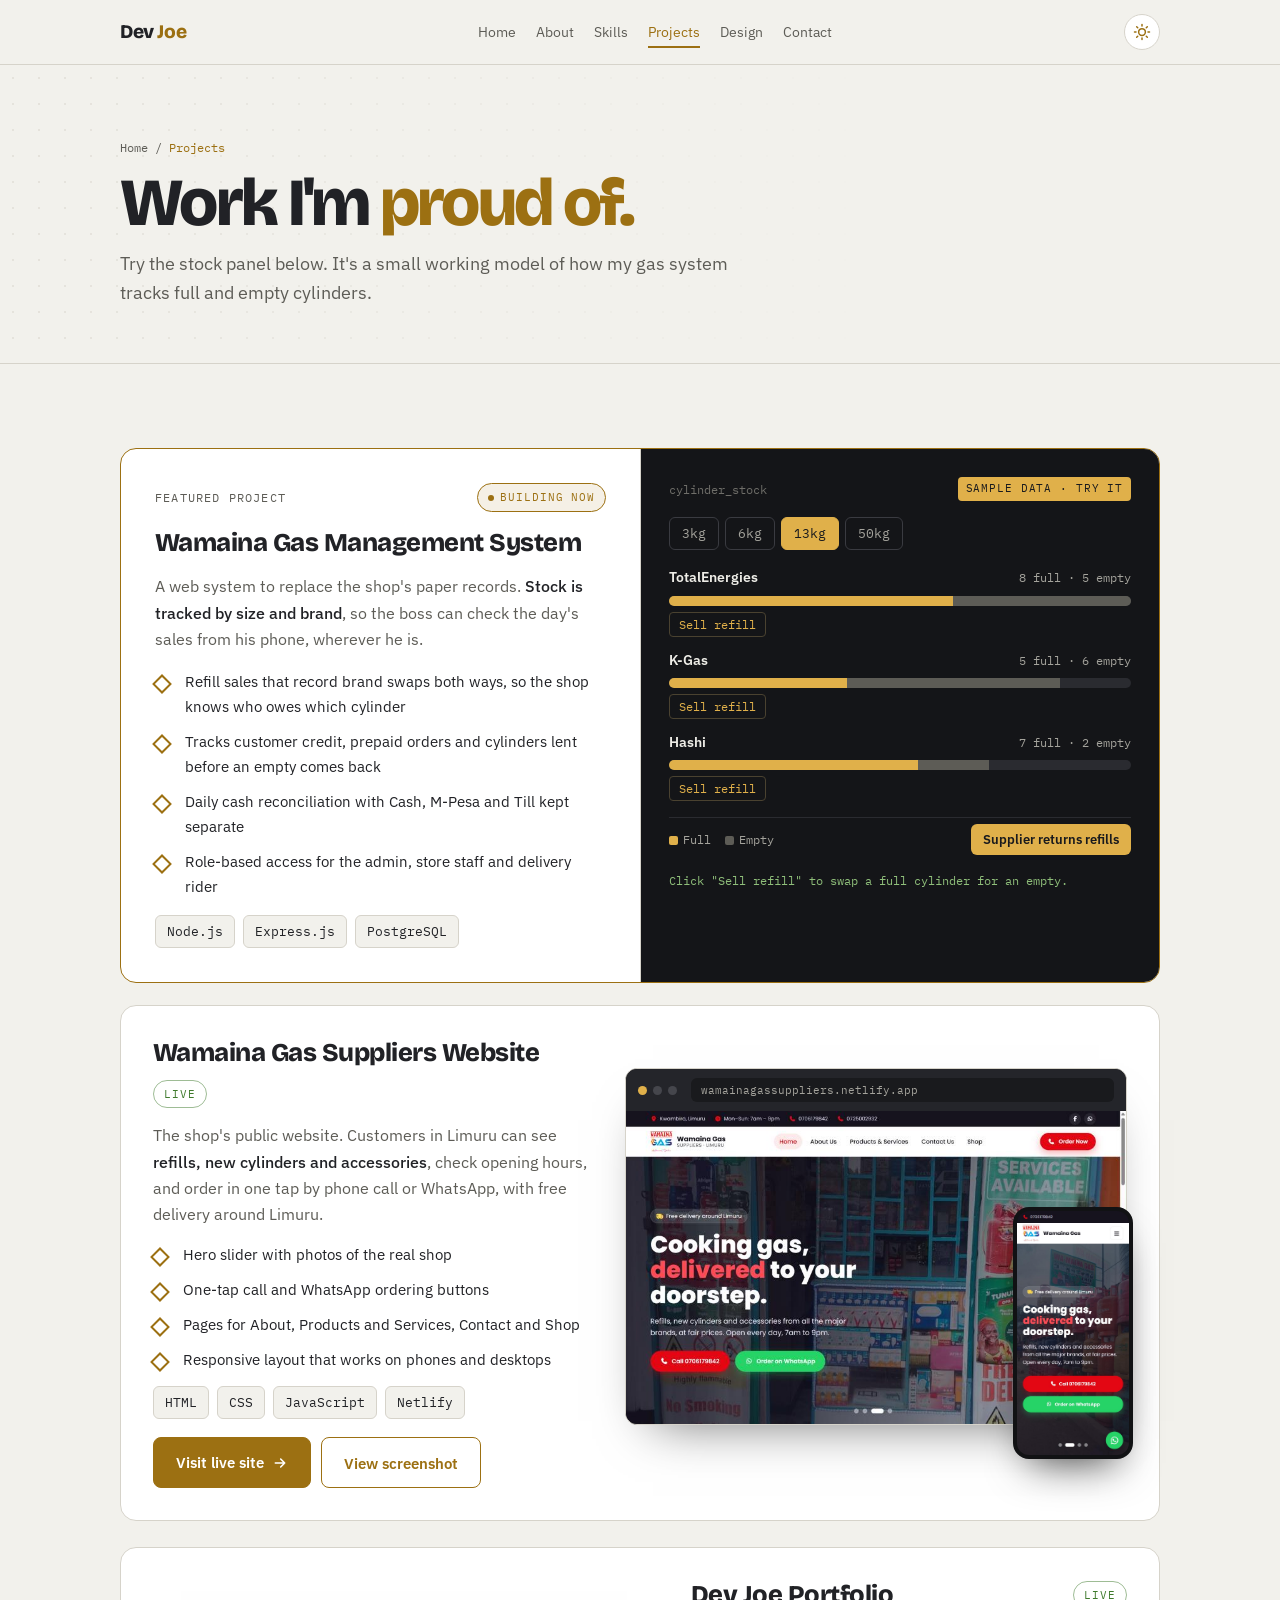
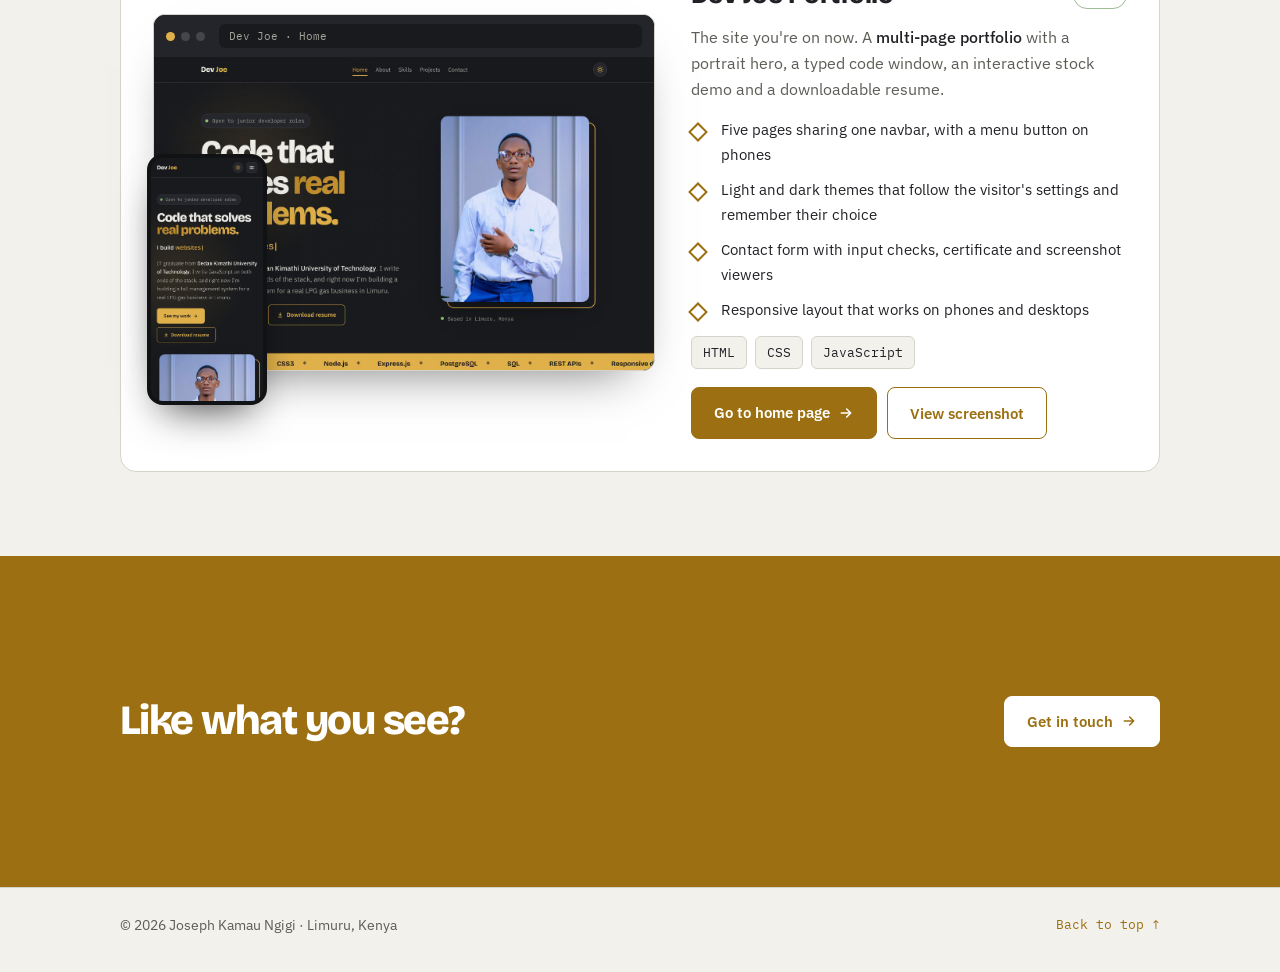
<file: dev-joe-portfolio/projects.html>
<!doctype html>
<html lang="en">
<head>
<meta charset="utf-8">
<meta name="viewport" content="width=device-width, initial-scale=1, viewport-fit=cover">
<title>Projects · Joseph Kamau Ngigi</title>
<link rel="preconnect" href="https://fonts.googleapis.com">
<link rel="preconnect" href="https://fonts.gstatic.com" crossorigin>
<link rel="stylesheet" href="https://fonts.googleapis.com/css2?family=Bricolage+Grotesque:opsz,wght@12..96,500;12..96,700;12..96,800&family=IBM+Plex+Sans:wght@400;500;600&family=IBM+Plex+Mono:wght@400;500&display=swap">
<link rel="stylesheet" href="styles.css">
<script>try{var t=localStorage.getItem('jkn-theme');if(t)document.documentElement.setAttribute('data-theme',t);}catch(e){}</script>
<style>:root{padding-top:env(safe-area-inset-top,0px);padding-bottom:env(safe-area-inset-bottom,0px)}body{margin:0}img{max-width:100%}[hidden]{display:none!important}</style>
</head>
<body>
<header class="top">
  <div class="wrap">
    <a class="mark" href="index.html">Dev <span>Joe</span></a>
    <nav aria-label="Main">
        <a href="index.html">Home</a>
        <a href="about.html">About</a>
        <a href="skills.html">Skills</a>
        <a href="projects.html" class="active" aria-current="page">Projects</a>
        <a href="design.html">Design</a>
        <a href="contact.html">Contact</a>
    </nav>
    <div class="top-right">
      <button class="theme-btn" id="theme-btn" type="button" aria-label="Switch light or dark theme">
        <svg viewBox="0 0 24 24" fill="none" stroke="currentColor" stroke-width="2" stroke-linecap="round"><circle cx="12" cy="12" r="4.5"/><path d="M12 2v2M12 20v2M4.9 4.9l1.4 1.4M17.7 17.7l1.4 1.4M2 12h2M20 12h2M4.9 19.1l1.4-1.4M17.7 6.3l1.4-1.4"/></svg>
      </button>
      <button class="menu-btn" id="menu-btn" type="button" aria-label="Open menu" aria-expanded="false">
        <svg viewBox="0 0 24 24" fill="none" stroke="currentColor" stroke-width="2.2" stroke-linecap="round"><path d="M4 7h16M4 12h16M4 17h16"/></svg>
      </button>
    </div>
  </div>
</header>

<main id="top">
  <div class="page-hero">
    <div class="wrap">
      <div class="crumb"><a href="index.html">Home</a> / <span>Projects</span></div>
      <h1>Work I'm <em>proud of.</em></h1>
      <p>Try the stock panel below. It's a small working model of how my gas system tracks full and empty cylinders.</p>
    </div>
  </div>

  <section>
    <div class="wrap">
      <article class="featured">
        <div class="feat-info">
          <div class="p-head">
            <span class="label">Featured project</span>
            <span class="status building">Building now</span>
          </div>
          <h3>Wamaina Gas Management System</h3>
          <p>A web system to replace the shop's paper records. <strong>Stock is tracked by size and brand</strong>, so the boss can check the day's sales from his phone, wherever he is.</p>
          <ul class="features">
            <li>Refill sales that record brand swaps both ways, so the shop knows who owes which cylinder</li>
            <li>Tracks customer credit, prepaid orders and cylinders lent before an empty comes back</li>
            <li>Daily cash reconciliation with Cash, M-Pesa and Till kept separate</li>
            <li>Role-based access for the admin, store staff and delivery rider</li>
          </ul>
          <div class="chips"><span class="chip">Node.js</span><span class="chip">Express.js</span><span class="chip">PostgreSQL</span></div>
        </div>

        <div class="demo" id="demo">
          <div class="demo-top">
            <span class="demo-title">cylinder_stock</span>
            <span class="sample-tag">Sample data · try it</span>
          </div>
          <div class="tabs" role="tablist" aria-label="Cylinder size">
            <button class="tab" role="tab" type="button" id="tab-3" data-size="3">3kg</button>
            <button class="tab" role="tab" type="button" id="tab-6" data-size="6">6kg</button>
            <button class="tab" role="tab" type="button" id="tab-13" data-size="13" aria-selected="true">13kg</button>
            <button class="tab" role="tab" type="button" id="tab-50" data-size="50">50kg</button>
          </div>
          <div class="rows" id="rows"></div>
          <div class="demo-foot">
            <div class="legend"><span><i style="background:#e0b04a"></i>Full</span><span><i style="background:#5d5c56"></i>Empty</span></div>
            <button class="supplier-btn" type="button" id="supplier">Supplier returns refills</button>
          </div>
          <div class="log" id="log" aria-live="polite">Click "Sell refill" to swap a full cylinder for an empty.</div>
        </div>
      </article>

      <div class="projects one-col">
        <article class="project site-project">
          <div class="site-info">
            <div class="p-head"><h3>Wamaina Gas Suppliers Website</h3><span class="status done">Live</span></div>
            <p>The shop's public website. Customers in Limuru can see <strong>refills, new cylinders and accessories</strong>, check opening hours, and order in one tap by phone call or WhatsApp, with free delivery around Limuru.</p>
            <ul class="features">
              <li>Hero slider with photos of the real shop</li>
              <li>One-tap call and WhatsApp ordering buttons</li>
              <li>Pages for About, Products and Services, Contact and Shop</li>
              <li>Responsive layout that works on phones and desktops</li>
            </ul>
            <div class="chips"><span class="chip">HTML</span><span class="chip">CSS</span><span class="chip">JavaScript</span><span class="chip">Netlify</span></div>
            <div class="site-actions">
              <a class="btn btn-solid" href="https://wamainagassuppliers.netlify.app/home" target="_blank" rel="noopener">Visit live site <svg viewBox="0 0 24 24" fill="none" stroke="currentColor" stroke-width="2.4" stroke-linecap="round" stroke-linejoin="round"><path d="M5 12h14M13 6l6 6-6 6"/></svg></a>
              <button class="btn btn-ghost" type="button" data-open="site-box">View screenshot</button>
            </div>
          </div>
          <button class="shots" type="button" data-open="site-box" aria-label="View the website home page screenshot">
            <div class="browser">
              <div class="browser-bar"><i></i><i></i><i></i><span>wamainagassuppliers.netlify.app</span></div>
              <img src="site-desktop.jpg" alt="Wamaina Gas Suppliers home page on desktop: headline Cooking gas, delivered to your doorstep, with call and WhatsApp buttons over a photo of the shop" width="800" height="500">
            </div>
            <div class="phone"><img src="site-mobile.jpg" alt="The same home page on a phone" width="563" height="1218"></div>
          </button>
        </article>
        <article class="project site-project flip">
          <div class="site-info">
            <div class="p-head"><h3>Dev Joe Portfolio</h3><span class="status done">Live</span></div>
            <p>The site you're on now. A <strong>multi-page portfolio</strong> with a portrait hero, a typed code window, an interactive stock demo and a downloadable resume.</p>
            <ul class="features">
              <li>Five pages sharing one navbar, with a menu button on phones</li>
              <li>Light and dark themes that follow the visitor's settings and remember their choice</li>
              <li>Contact form with input checks, certificate and screenshot viewers</li>
              <li>Responsive layout that works on phones and desktops</li>
            </ul>
            <div class="chips"><span class="chip">HTML</span><span class="chip">CSS</span><span class="chip">JavaScript</span></div>
            <div class="site-actions">
              <a class="btn btn-solid" href="index.html">Go to home page <svg viewBox="0 0 24 24" fill="none" stroke="currentColor" stroke-width="2.4" stroke-linecap="round" stroke-linejoin="round"><path d="M5 12h14M13 6l6 6-6 6"/></svg></a>
              <button class="btn btn-ghost" type="button" data-open="folio-box">View screenshot</button>
            </div>
          </div>
          <button class="shots" type="button" data-open="folio-box" aria-label="View the portfolio home page screenshot">
            <div class="browser">
              <div class="browser-bar"><i></i><i></i><i></i><span>Dev Joe · Home</span></div>
              <img src="folio-desktop.jpg" alt="Portfolio home page on desktop: headline Code that solves real problems, with a portrait of Joseph and a gold skills ticker" width="1280" height="800" loading="lazy">
            </div>
            <div class="phone"><img src="folio-mobile.jpg" alt="The portfolio home page on a phone" width="563" height="1218" loading="lazy"></div>
          </button>
        </article>
      </div>
    </div>
  </section>

  <section class="cta">
    <div class="wrap">
      <h2>Like what you see?</h2>
      <a class="btn" href="contact.html">Get in touch <svg viewBox="0 0 24 24" fill="none" stroke="currentColor" stroke-width="2.4" stroke-linecap="round" stroke-linejoin="round"><path d="M5 12h14M13 6l6 6-6 6"/></svg></a>
    </div>
  </section>

  <div class="lightbox" id="folio-box" hidden role="dialog" aria-modal="true" aria-label="Portfolio home page">
    <div class="lightbox-inner shots-big">
      <button class="lightbox-close" type="button" data-close="folio-box" aria-label="Close screenshot">×</button>
      <img src="folio-desktop.jpg" alt="Portfolio home page on desktop" width="1280" height="800">
      <img class="big-phone" src="folio-mobile.jpg" alt="Portfolio home page on a phone" width="563" height="1218">
    </div>
  </div>

  <div class="lightbox" id="site-box" hidden role="dialog" aria-modal="true" aria-label="Wamaina Gas Suppliers home page">
    <div class="lightbox-inner shots-big">
      <button class="lightbox-close" type="button" data-close="site-box" aria-label="Close screenshot">×</button>
      <img src="site-desktop.jpg" alt="Wamaina Gas Suppliers home page on desktop" width="800" height="500">
      <img class="big-phone" src="site-mobile.jpg" alt="Wamaina Gas Suppliers home page on a phone" width="563" height="1218">
    </div>
  </div>
</main>

<footer>
  <div class="wrap">
    <span>© 2026 Joseph Kamau Ngigi · Limuru, Kenya</span>
    <a class="to-top" href="#top">Back to top ↑</a>
  </div>
</footer>
<script src="app.js"></script>
</body>
</html>
</file>
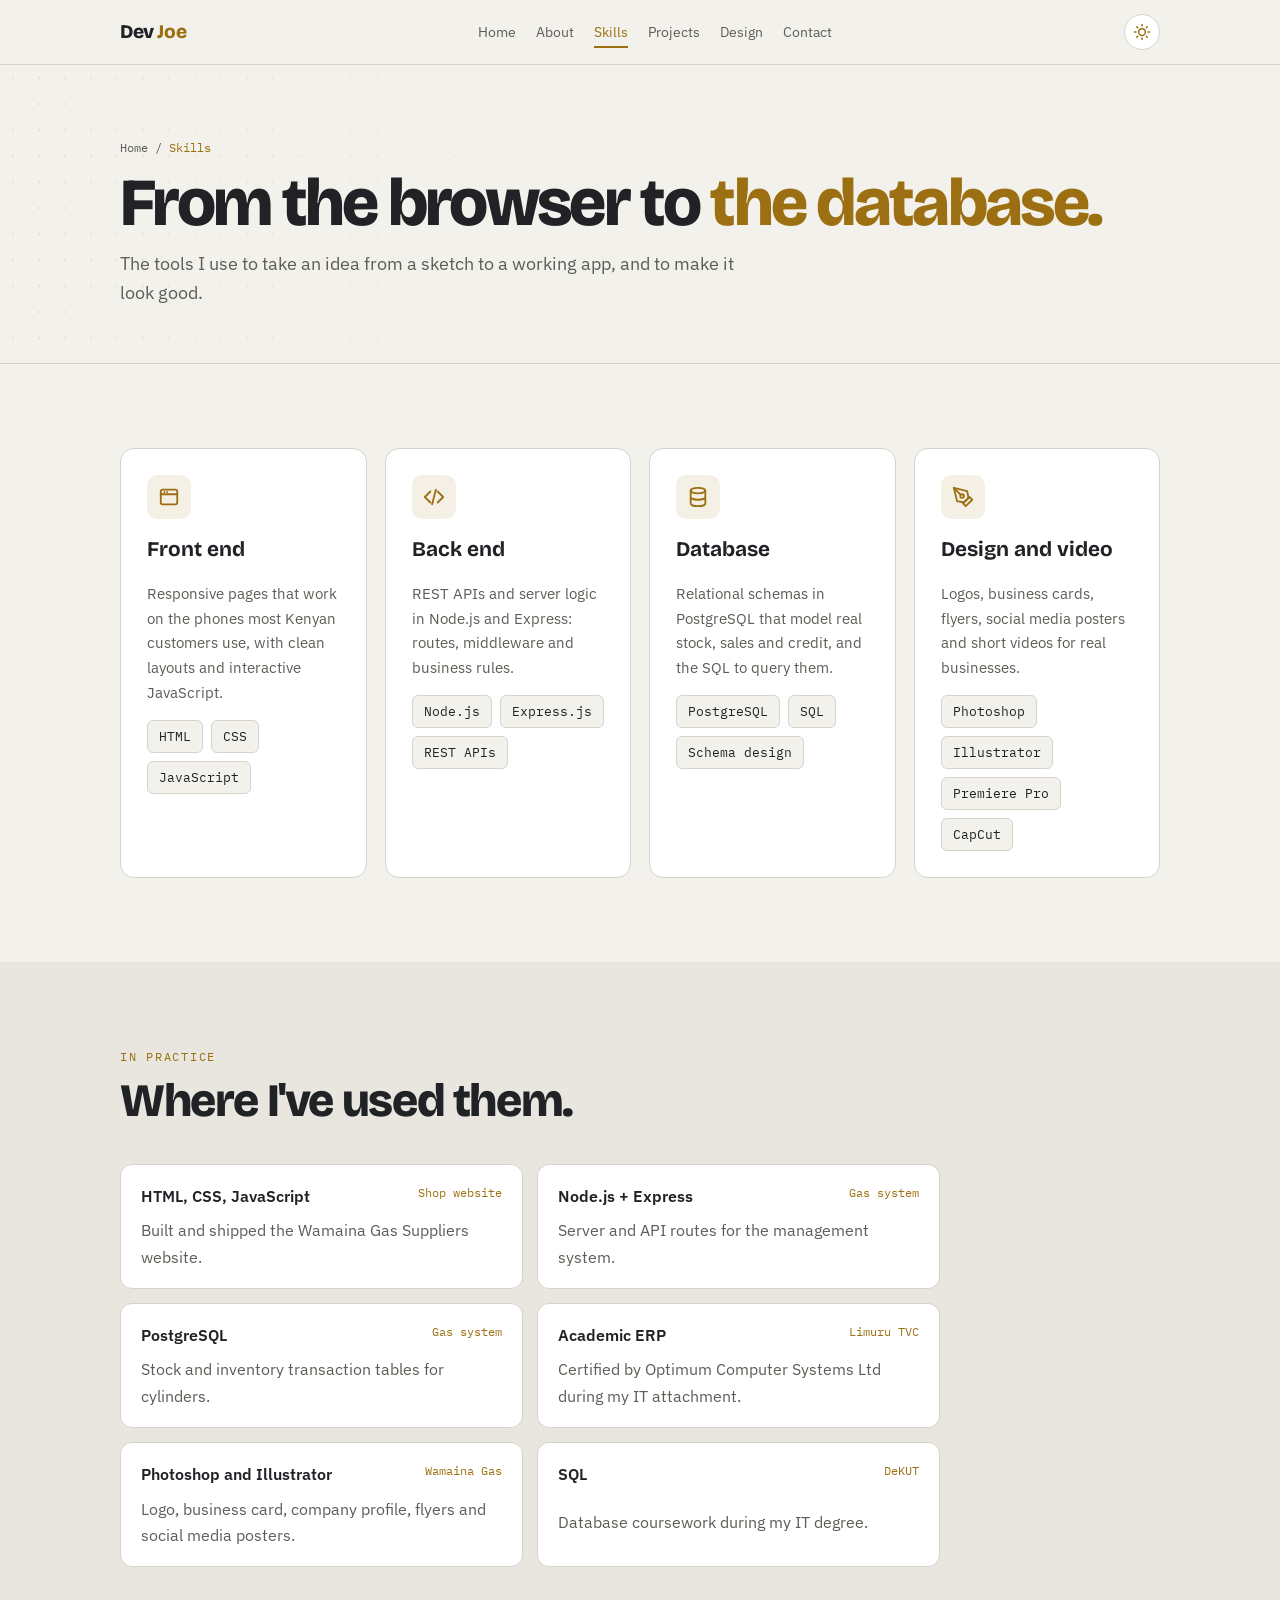
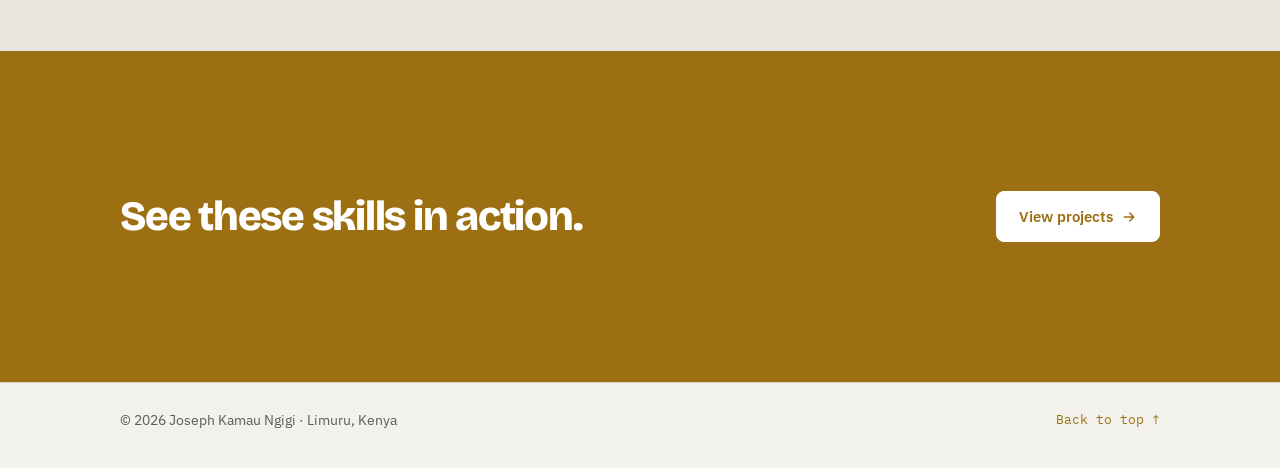
<file: dev-joe-portfolio/skills.html>
<!doctype html>
<html lang="en">
<head>
<meta charset="utf-8">
<meta name="viewport" content="width=device-width, initial-scale=1, viewport-fit=cover">
<title>Skills · Joseph Kamau Ngigi</title>
<link rel="preconnect" href="https://fonts.googleapis.com">
<link rel="preconnect" href="https://fonts.gstatic.com" crossorigin>
<link rel="stylesheet" href="https://fonts.googleapis.com/css2?family=Bricolage+Grotesque:opsz,wght@12..96,500;12..96,700;12..96,800&family=IBM+Plex+Sans:wght@400;500;600&family=IBM+Plex+Mono:wght@400;500&display=swap">
<link rel="stylesheet" href="styles.css">
<script>try{var t=localStorage.getItem('jkn-theme');if(t)document.documentElement.setAttribute('data-theme',t);}catch(e){}</script>
<style>:root{padding-top:env(safe-area-inset-top,0px);padding-bottom:env(safe-area-inset-bottom,0px)}body{margin:0}img{max-width:100%}[hidden]{display:none!important}</style>
</head>
<body>
<header class="top">
  <div class="wrap">
    <a class="mark" href="index.html">Dev <span>Joe</span></a>
    <nav aria-label="Main">
        <a href="index.html">Home</a>
        <a href="about.html">About</a>
        <a href="skills.html" class="active" aria-current="page">Skills</a>
        <a href="projects.html">Projects</a>
        <a href="design.html">Design</a>
        <a href="contact.html">Contact</a>
    </nav>
    <div class="top-right">
      <button class="theme-btn" id="theme-btn" type="button" aria-label="Switch light or dark theme">
        <svg viewBox="0 0 24 24" fill="none" stroke="currentColor" stroke-width="2" stroke-linecap="round"><circle cx="12" cy="12" r="4.5"/><path d="M12 2v2M12 20v2M4.9 4.9l1.4 1.4M17.7 17.7l1.4 1.4M2 12h2M20 12h2M4.9 19.1l1.4-1.4M17.7 6.3l1.4-1.4"/></svg>
      </button>
      <button class="menu-btn" id="menu-btn" type="button" aria-label="Open menu" aria-expanded="false">
        <svg viewBox="0 0 24 24" fill="none" stroke="currentColor" stroke-width="2.2" stroke-linecap="round"><path d="M4 7h16M4 12h16M4 17h16"/></svg>
      </button>
    </div>
  </div>
</header>

<main id="top">
  <div class="page-hero">
    <div class="wrap">
      <div class="crumb"><a href="index.html">Home</a> / <span>Skills</span></div>
      <h1>From the browser to <em>the database.</em></h1>
      <p>The tools I use to take an idea from a sketch to a working app, and to make it look good.</p>
    </div>
  </div>

  <section>
    <div class="wrap">
      <div class="skills">
        <div class="skill-card">
          <div class="skill-icon"><svg viewBox="0 0 24 24" fill="none" stroke="currentColor" stroke-width="2" stroke-linecap="round" stroke-linejoin="round"><rect x="3" y="4" width="18" height="16" rx="2"/><path d="M3 9h18M7 6.5h.01M10 6.5h.01"/></svg></div>
          <h3>Front end</h3>
          <p>Responsive pages that work on the phones most Kenyan customers use, with clean layouts and interactive JavaScript.</p>
          <div class="chips"><span class="chip">HTML</span><span class="chip">CSS</span><span class="chip">JavaScript</span></div>
        </div>
        <div class="skill-card">
          <div class="skill-icon"><svg viewBox="0 0 24 24" fill="none" stroke="currentColor" stroke-width="2" stroke-linecap="round" stroke-linejoin="round"><path d="M8 6l-6 6 6 6M16 6l6 6-6 6M14 4l-4 16"/></svg></div>
          <h3>Back end</h3>
          <p>REST APIs and server logic in Node.js and Express: routes, middleware and business rules.</p>
          <div class="chips"><span class="chip">Node.js</span><span class="chip">Express.js</span><span class="chip">REST APIs</span></div>
        </div>
        <div class="skill-card">
          <div class="skill-icon"><svg viewBox="0 0 24 24" fill="none" stroke="currentColor" stroke-width="2" stroke-linecap="round" stroke-linejoin="round"><ellipse cx="12" cy="5" rx="8" ry="3"/><path d="M4 5v14c0 1.7 3.6 3 8 3s8-1.3 8-3V5M4 12c0 1.7 3.6 3 8 3s8-1.3 8-3"/></svg></div>
          <h3>Database</h3>
          <p>Relational schemas in PostgreSQL that model real stock, sales and credit, and the SQL to query them.</p>
          <div class="chips"><span class="chip">PostgreSQL</span><span class="chip">SQL</span><span class="chip">Schema design</span></div>
        </div>
        <div class="skill-card">
          <div class="skill-icon"><svg viewBox="0 0 24 24" fill="none" stroke="currentColor" stroke-width="2" stroke-linecap="round" stroke-linejoin="round"><path d="M12 19l7-7 3 3-7 7-3-3z"/><path d="M18 13l-1.5-7.5L2 2l3.5 14.5L13 18l5-5z"/><path d="M2 2l7.6 7.6"/><circle cx="11" cy="11" r="2"/></svg></div>
          <h3>Design and video</h3>
          <p>Logos, business cards, flyers, social media posters and short videos for real businesses.</p>
          <div class="chips"><span class="chip">Photoshop</span><span class="chip">Illustrator</span><span class="chip">Premiere Pro</span><span class="chip">CapCut</span></div>
        </div>
      </div>
    </div>
  </section>

  <section class="alt">
    <div class="wrap">
      <div class="sec-head">
        <div class="kicker">In practice</div>
        <h2>Where I've used them.</h2>
      </div>
      <div class="learning">
        <div class="learn-item"><div class="learn-top">HTML, CSS, JavaScript <span>Shop website</span></div><p style="margin:0;color:var(--muted)">Built and shipped the Wamaina Gas Suppliers website.</p></div>
        <div class="learn-item"><div class="learn-top">Node.js + Express <span>Gas system</span></div><p style="margin:0;color:var(--muted)">Server and API routes for the management system.</p></div>
        <div class="learn-item"><div class="learn-top">PostgreSQL <span>Gas system</span></div><p style="margin:0;color:var(--muted)">Stock and inventory transaction tables for cylinders.</p></div>
        <div class="learn-item"><div class="learn-top">Academic ERP <span>Limuru TVC</span></div><p style="margin:0;color:var(--muted)">Certified by Optimum Computer Systems Ltd during my IT attachment.</p></div>
        <div class="learn-item"><div class="learn-top">Photoshop and Illustrator <span>Wamaina Gas</span></div><p style="margin:0;color:var(--muted)">Logo, business card, company profile, flyers and social media posters.</p></div>
        <div class="learn-item"><div class="learn-top">SQL <span>DeKUT</span></div><p style="margin:0;color:var(--muted)">Database coursework during my IT degree.</p></div>
      </div>
    </div>
  </section>

  <section class="cta">
    <div class="wrap">
      <h2>See these skills in action.</h2>
      <a class="btn" href="projects.html">View projects <svg viewBox="0 0 24 24" fill="none" stroke="currentColor" stroke-width="2.4" stroke-linecap="round" stroke-linejoin="round"><path d="M5 12h14M13 6l6 6-6 6"/></svg></a>
    </div>
  </section>
</main>

<footer>
  <div class="wrap">
    <span>© 2026 Joseph Kamau Ngigi · Limuru, Kenya</span>
    <a class="to-top" href="#top">Back to top ↑</a>
  </div>
</footer>
<script src="app.js"></script>
</body>
</html>
</file>
<file: styles.css>
/* Layout: dark charcoal stage, gold as the one bold voice. Split hero (intro + live code window), ticker band, then alternating sections */
:root {
  --bg: #191a1d;
  --bg-2: #202125;
  --surface: #26272c;
  --line: #3a3b41;
  --fg: #eeede7;
  --muted: #a4a39c;
  --gold: #e0b04a;
  --gold-deep: #b8862a;
  --gold-soft: rgba(224,176,74,.13);
  --on-gold: #191a1d;
  --code-bg: #141518;
  --code-fg: #d9d8d2;
  --code-kw: #e0b04a;
  --code-str: #b9c48a;
  --code-cm: #6f6e69;
  --good: #8fbf7a;
  --display: "Bricolage Grotesque", "Segoe UI", system-ui, sans-serif;
  --body: "IBM Plex Sans", "Segoe UI", system-ui, sans-serif;
  --mono: "IBM Plex Mono", ui-monospace, Consolas, monospace;
  color-scheme: dark;
}
@media (prefers-color-scheme: light) {
  :root:not([data-theme="dark"]) {
    --bg: #f2f1ec; --bg-2: #e8e6df; --surface: #ffffff; --line: #d6d3ca; --fg: #212226;
    --muted: #5d5c56; --gold: #9c7012; --gold-deep: #7c5809; --gold-soft: rgba(156,112,18,.10); --on-gold: #ffffff;
    --good: #3f7a2c;
    color-scheme: light;
  }
}
:root[data-theme="light"] {
  --bg: #f2f1ec; --bg-2: #e8e6df; --surface: #ffffff; --line: #d6d3ca; --fg: #212226;
  --muted: #5d5c56; --gold: #9c7012; --gold-deep: #7c5809; --gold-soft: rgba(156,112,18,.10); --on-gold: #ffffff;
  --good: #3f7a2c;
  color-scheme: light;
}

* { box-sizing: border-box; }
html { scroll-behavior: smooth; }
body {
  background: var(--bg); color: var(--fg);
  font-family: var(--body); font-size: 1rem; line-height: 1.65;
  overflow-x: hidden;
}
.wrap { max-width: 1080px; margin: 0 auto; padding-inline: 20px; }
a { color: var(--gold); }
a:focus-visible, button:focus-visible { outline: 2px solid var(--gold); outline-offset: 3px; border-radius: 4px; }

/* ---------- Top bar ---------- */
.top {
  position: sticky; top: env(safe-area-inset-top, 0px); z-index: 20;
  background: color-mix(in srgb, var(--bg) 82%, transparent);
  backdrop-filter: blur(10px); -webkit-backdrop-filter: blur(10px);
  border-bottom: 1px solid var(--line);
}
.top .wrap { display: flex; justify-content: space-between; align-items: center; gap: 16px; padding-block: 14px; }
.mark { font-family: var(--display); font-weight: 800; font-size: 1.2rem; color: var(--fg); text-decoration: none; letter-spacing: -.02em; }
.mark span { color: var(--gold); }
.top-right { display: flex; align-items: center; gap: 18px; }
nav { display: flex; gap: 20px; }
nav a { color: var(--muted); text-decoration: none; font-size: .9rem; position: relative; }
nav a::after { content: ""; position: absolute; left: 0; right: 100%; bottom: -4px; height: 2px; background: var(--gold); transition: right .25s; }
nav a:hover { color: var(--fg); }
nav a:hover::after { right: 0; }
.theme-btn {
  width: 36px; height: 36px; border-radius: 50%; border: 1px solid var(--line); background: var(--surface);
  color: var(--gold); cursor: pointer; display: grid; place-items: center;
}
.theme-btn svg { width: 18px; height: 18px; }

/* ---------- Hero ---------- */
.hero { position: relative; overflow: hidden; }
.hero::before {
  content: ""; position: absolute; inset: 0; pointer-events: none;
  background-image: radial-gradient(var(--line) 1px, transparent 1px);
  background-size: 26px 26px; opacity: .55;
  mask-image: radial-gradient(ellipse at 30% 40%, #000 20%, transparent 75%);
  -webkit-mask-image: radial-gradient(ellipse at 30% 40%, #000 20%, transparent 75%);
}
.glow {
  position: absolute; width: 520px; height: 520px; border-radius: 50%; pointer-events: none;
  background: radial-gradient(circle, var(--gold-soft), transparent 65%);
  left: var(--gx, 20%); top: var(--gy, 30%); transform: translate(-50%, -50%);
  transition: left .4s ease-out, top .4s ease-out;
}
.hero-grid {
  position: relative; display: grid; grid-template-columns: 1.1fr 1fr; gap: 48px; align-items: center;
  padding-block: 80px 72px;
}
.hero-copy { display: grid; gap: 22px; min-width: 0; }
.hello {
  display: inline-flex; align-items: center; gap: 10px; justify-self: start;
  font-family: var(--mono); font-size: .82rem; color: var(--muted);
  border: 1px solid var(--line); border-radius: 999px; padding: 6px 14px 6px 10px; background: var(--surface);
}
.dot { width: 8px; height: 8px; border-radius: 50%; background: var(--good); box-shadow: 0 0 0 0 var(--good); animation: pulse 2s infinite; }
@keyframes pulse { 0% { box-shadow: 0 0 0 0 color-mix(in srgb, var(--good) 60%, transparent); } 100% { box-shadow: 0 0 0 10px transparent; } }
h1 {
  font-family: var(--display); font-weight: 800; margin: 0;
  font-size: clamp(2.7rem, 7.4vw, 5.2rem); line-height: .95; letter-spacing: -.04em; text-wrap: balance;
}
h1 .last {
  background: linear-gradient(100deg, var(--gold-deep), var(--gold) 45%, var(--gold-deep));
  background-size: 200% 100%; -webkit-background-clip: text; background-clip: text; color: transparent;
  animation: sheen 6s ease-in-out infinite;
}
@keyframes sheen { 0%,100% { background-position: 0% 0; } 50% { background-position: 100% 0; } }
.role { font-family: var(--display); font-size: clamp(1.25rem, 2.6vw, 1.6rem); font-weight: 500; margin: 0; }
.role .rot { color: var(--gold); display: inline-block; min-width: 1ch; }
.role .rot::after { content: "|"; margin-left: 2px; animation: blink 1s steps(1) infinite; color: var(--gold); }
@keyframes blink { 50% { opacity: 0; } }
.lede { font-size: 1.08rem; color: var(--muted); max-width: 54ch; margin: 0; }
.lede strong { color: var(--fg); font-weight: 500; }
.actions { display: flex; gap: 12px; flex-wrap: wrap; }
.btn {
  font-family: var(--body); font-weight: 600; font-size: .95rem;
  padding: 12px 22px; border-radius: 8px; text-decoration: none; cursor: pointer;
  border: 1px solid var(--gold); display: inline-flex; align-items: center; gap: 8px;
  transition: transform .2s, box-shadow .2s, background .2s;
}
.btn-solid { background: var(--gold); color: var(--on-gold); }
.btn-solid:hover { transform: translateY(-2px); box-shadow: 0 10px 24px -10px var(--gold); }
.btn-ghost { background: transparent; color: var(--gold); }
.btn-ghost:hover { background: var(--gold-soft); transform: translateY(-2px); }
.btn svg { width: 16px; height: 16px; transition: transform .2s; }
.btn:hover svg { transform: translateX(3px); }

/* Code window */
.code-win {
  min-width: 0; background: var(--code-bg); border: 1px solid var(--line); border-radius: 12px;
  box-shadow: 0 30px 60px -30px rgba(0,0,0,.6), 0 0 0 1px rgba(255,255,255,.02);
  transform: rotate(1.2deg); transition: transform .4s;
}
.code-win:hover { transform: rotate(0deg) translateY(-4px); }
.code-bar { display: flex; align-items: center; gap: 8px; padding: 12px 14px; border-bottom: 1px solid #2a2b30; }
.code-bar i { width: 11px; height: 11px; border-radius: 50%; background: #3a3b41; }
.code-bar i:first-child { background: var(--gold); }
.code-bar span { font-family: var(--mono); font-size: .75rem; color: var(--code-cm); margin-left: 8px; overflow: hidden; text-overflow: ellipsis; white-space: nowrap; }
.code { padding: 18px 18px 20px; overflow-x: auto; font-family: var(--mono); font-size: .82rem; line-height: 1.75; color: var(--code-fg); }
.ln { white-space: pre; overflow: hidden; width: calc(var(--n) * 1ch); }
.typing .ln { width: 0; animation: type calc(var(--n) * 28ms) steps(var(--n), end) forwards; animation-delay: var(--d); }
@keyframes type { to { width: calc(var(--n) * 1ch); } }
.kw { color: var(--code-kw); } .str { color: var(--code-str); } .cm { color: var(--code-cm); }
.out { color: var(--good); }

/* ---------- Ticker ---------- */
.ticker { background: var(--gold); color: var(--on-gold); overflow: hidden; border-block: 1px solid var(--gold-deep); }
.ticker-track { display: flex; width: max-content; animation: scroll 32s linear infinite; }
.ticker:hover .ticker-track { animation-play-state: paused; }
.ticker-track span {
  font-family: var(--display); font-weight: 700; font-size: 1.05rem; padding: 12px 22px; white-space: nowrap;
  display: inline-flex; align-items: center; gap: 22px;
}
.ticker-track span::after { content: "◆"; font-size: .6rem; opacity: .6; }
@keyframes scroll { to { transform: translateX(-50%); } }

/* ---------- Sections ---------- */
section { padding-block: 84px; }
section.alt { background: var(--bg-2); }
.sec-head { display: grid; gap: 10px; margin-bottom: 38px; }
.kicker { font-family: var(--mono); font-size: .78rem; letter-spacing: .14em; text-transform: uppercase; color: var(--gold); }
h2 { font-family: var(--display); font-weight: 800; font-size: clamp(2rem, 4.4vw, 2.9rem); letter-spacing: -.03em; line-height: 1.05; margin: 0; text-wrap: balance; }
.sec-head p { margin: 0; color: var(--muted); max-width: 60ch; }
.label { font-family: var(--mono); font-size: .74rem; letter-spacing: .1em; text-transform: uppercase; color: var(--muted); }

/* About */
.about-grid { display: grid; grid-template-columns: 1.3fr 1fr; gap: 48px; align-items: start; }
.about-text p { margin: 0 0 16px; max-width: 62ch; }
.about-text p:first-child { font-size: 1.2rem; color: var(--fg); }
.about-text p { color: var(--muted); }
.about-text strong { color: var(--fg); font-weight: 500; }
.stats { display: grid; grid-template-columns: 1fr 1fr; gap: 14px; }
.stat {
  background: var(--surface); border: 1px solid var(--line); border-radius: 12px; padding: 20px;
  display: grid; gap: 4px; transition: border-color .25s, transform .25s;
}
.stat:hover { border-color: var(--gold); transform: translateY(-3px); }
.stat b { font-family: var(--display); font-size: 2.4rem; font-weight: 800; color: var(--gold); line-height: 1; font-variant-numeric: tabular-nums; }
.stat span { font-size: .88rem; color: var(--muted); line-height: 1.4; }

/* Skills */
.skills { display: grid; grid-template-columns: repeat(3, 1fr); gap: 18px; }
.skill-card {
  background: var(--surface); border: 1px solid var(--line); border-radius: 14px; padding: 26px;
  display: grid; gap: 14px; align-content: start; position: relative; overflow: hidden;
  transition: transform .25s, border-color .25s;
}
.skill-card::before {
  content: ""; position: absolute; inset: auto -40% -60% auto; width: 200px; height: 200px; border-radius: 50%;
  background: radial-gradient(circle, var(--gold-soft), transparent 70%); opacity: 0; transition: opacity .3s;
}
.skill-card:hover { transform: translateY(-4px); border-color: var(--gold); }
.skill-card:hover::before { opacity: 1; }
.skill-icon { width: 44px; height: 44px; border-radius: 10px; background: var(--gold-soft); color: var(--gold); display: grid; place-items: center; }
.skill-icon svg { width: 22px; height: 22px; }
.skill-card h3 { font-family: var(--display); font-size: 1.3rem; margin: 0; font-weight: 700; }
.skill-card p { margin: 0; color: var(--muted); font-size: .94rem; }
.chips { display: flex; flex-wrap: wrap; gap: 8px; }
.chip {
  font-family: var(--mono); font-size: .8rem; padding: 5px 11px; border-radius: 6px;
  background: var(--bg); border: 1px solid var(--line); color: var(--fg);
}

/* Projects */
.featured {
  display: grid; grid-template-columns: 1fr 1fr; gap: 0; border: 1px solid var(--gold); border-radius: 16px;
  overflow: hidden; background: var(--surface); margin-bottom: 22px;
}
.feat-info { padding: 34px; display: grid; gap: 16px; align-content: start; min-width: 0; }
.p-head { display: flex; justify-content: space-between; align-items: center; gap: 12px; flex-wrap: wrap; }
.status {
  font-family: var(--mono); font-size: .7rem; letter-spacing: .08em; text-transform: uppercase;
  padding: 4px 10px; border-radius: 999px; border: 1px solid var(--line); color: var(--muted); white-space: nowrap;
  display: inline-flex; align-items: center; gap: 6px;
}
.status.building { color: var(--gold); border-color: var(--gold); background: var(--gold-soft); }
.status.building::before { content: ""; width: 6px; height: 6px; border-radius: 50%; background: var(--gold); animation: blink 1.4s steps(1) infinite; }
.status.done { color: var(--good); border-color: color-mix(in srgb, var(--good) 50%, transparent); }
.feat-info h3, .project h3 { font-family: var(--display); font-weight: 800; font-size: 1.6rem; margin: 0; letter-spacing: -.02em; line-height: 1.15; }
.feat-info p, .project p { margin: 0; color: var(--muted); }
.feat-info p strong, .project p strong { color: var(--fg); font-weight: 500; }
.features { margin: 0; padding: 0; list-style: none; display: grid; gap: 10px; }
.features li { display: grid; grid-template-columns: 20px 1fr; gap: 10px; font-size: .95rem; }
.features li::before { content: ""; width: 10px; height: 10px; margin-top: 8px; border: 2px solid var(--gold); transform: rotate(45deg); }

/* Stock demo */
.demo { background: var(--code-bg); padding: 28px; display: grid; gap: 16px; align-content: start; border-left: 1px solid var(--line); min-width: 0; color: var(--code-fg); }
.demo-top { display: flex; justify-content: space-between; align-items: center; gap: 10px; flex-wrap: wrap; }
.demo-title { font-family: var(--mono); font-size: .78rem; color: var(--code-cm); }
.sample-tag { font-family: var(--mono); font-size: .68rem; letter-spacing: .08em; text-transform: uppercase; color: #191a1d; background: #e0b04a; padding: 3px 8px; border-radius: 4px; }
.tabs { display: flex; gap: 6px; flex-wrap: wrap; }
.tab {
  font-family: var(--mono); font-size: .82rem; padding: 7px 12px; border-radius: 6px; cursor: pointer;
  background: transparent; color: #a4a39c; border: 1px solid #3a3b41;
}
.tab[aria-selected="true"] { background: #e0b04a; color: #191a1d; border-color: #e0b04a; }
.rows { display: grid; gap: 12px; }
.row { display: grid; gap: 6px; }
.row-top { display: flex; justify-content: space-between; align-items: baseline; gap: 8px; font-size: .88rem; }
.row-top b { font-weight: 600; color: #eeede7; }
.row-top span { font-family: var(--mono); font-size: .76rem; color: #a4a39c; font-variant-numeric: tabular-nums; }
.bar { height: 10px; border-radius: 5px; background: #2a2b30; display: flex; overflow: hidden; }
.bar .f { background: #e0b04a; transition: width .45s cubic-bezier(.2,.8,.2,1); }
.bar .e { background: #5d5c56; transition: width .45s cubic-bezier(.2,.8,.2,1); }
.row-btn {
  justify-self: start; font-family: var(--mono); font-size: .72rem; padding: 4px 9px; border-radius: 4px; cursor: pointer;
  background: transparent; color: #e0b04a; border: 1px solid #4a4230;
}
.row-btn:hover { background: rgba(224,176,74,.12); }
.row-btn:disabled { opacity: .4; cursor: not-allowed; }
.demo-foot { display: flex; justify-content: space-between; align-items: center; gap: 10px; flex-wrap: wrap; padding-top: 6px; border-top: 1px solid #2a2b30; }
.legend { display: flex; gap: 14px; font-family: var(--mono); font-size: .72rem; color: #a4a39c; }
.legend i { display: inline-block; width: 9px; height: 9px; border-radius: 2px; margin-right: 5px; vertical-align: -1px; }
.supplier-btn { font-family: var(--body); font-weight: 600; font-size: .82rem; padding: 7px 12px; border-radius: 6px; cursor: pointer; background: #e0b04a; color: #191a1d; border: none; }
.log { font-family: var(--mono); font-size: .76rem; color: #8fbf7a; min-height: 1.3em; }

.projects { display: grid; grid-template-columns: 1fr 1fr; gap: 22px; }
.project {
  background: var(--surface); border: 1px solid var(--line); border-radius: 16px; padding: 30px;
  display: grid; gap: 14px; align-content: start; transition: transform .25s, border-color .25s;
}
.project:hover { transform: translateY(-4px); border-color: var(--gold); }
.mini {
  height: 120px; border-radius: 10px; border: 1px solid var(--line); background: var(--bg);
  display: grid; grid-template-rows: 22px 1fr; overflow: hidden;
}
.mini-bar { display: flex; gap: 5px; align-items: center; padding-inline: 10px; border-bottom: 1px solid var(--line); }
.mini-bar i { width: 7px; height: 7px; border-radius: 50%; background: var(--line); }
.mini-body { padding: 12px; display: grid; gap: 7px; align-content: start; }
.mini-body .ttl { height: 12px; width: 55%; border-radius: 3px; background: var(--gold); }
.mini-body .txt { height: 7px; border-radius: 3px; background: var(--line); }
.mini-body .row3 { display: grid; grid-template-columns: repeat(3, 1fr); gap: 6px; margin-top: 4px; }
.mini-body .row3 span { height: 30px; border-radius: 4px; background: var(--gold-soft); border: 1px solid var(--line); }

/* Journey */
.journey { position: relative; display: grid; gap: 0; max-width: 760px; }
.journey::before { content: ""; position: absolute; left: 11px; top: 8px; bottom: 8px; width: 2px; background: linear-gradient(var(--gold), var(--line)); }
.step { display: grid; grid-template-columns: 24px 1fr; gap: 22px; padding-bottom: 34px; position: relative; }
.step:last-child { padding-bottom: 0; }
.node { width: 24px; height: 24px; border-radius: 50%; background: var(--bg-2); border: 2px solid var(--gold); position: relative; z-index: 1; }
.step.now .node { background: var(--gold); box-shadow: 0 0 0 6px var(--gold-soft); }
.step.next .node { border-style: dashed; border-color: var(--muted); }
.step-body { display: grid; gap: 4px; }
.when { font-family: var(--mono); font-size: .78rem; color: var(--gold); letter-spacing: .06em; text-transform: uppercase; }
.step h3 { margin: 0; font-family: var(--display); font-weight: 700; font-size: 1.25rem; }
.step p { margin: 0; color: var(--muted); max-width: 58ch; }

/* Contact */
.contact { text-align: left; }
.contact-hero {
  font-family: var(--display); font-weight: 800; letter-spacing: -.04em; line-height: .98;
  font-size: clamp(2.4rem, 7vw, 4.6rem); margin: 0 0 18px; text-wrap: balance;
}
.contact-hero em { font-style: normal; color: var(--gold); }
.contact > .wrap > p { color: var(--muted); max-width: 56ch; margin: 0 0 34px; font-size: 1.08rem; }
.contact-grid { display: grid; grid-template-columns: 1fr 1fr; gap: 18px; max-width: 820px; }
.contact-item {
  background: var(--surface); border: 1px solid var(--line); border-radius: 14px; padding: 22px 24px;
  display: grid; grid-template-columns: 46px 1fr; gap: 6px 16px; align-items: center; min-width: 0;
  transition: border-color .25s;
}
.contact-item:hover { border-color: var(--gold); }
.c-icon { grid-row: span 3; width: 46px; height: 46px; border-radius: 12px; background: var(--gold-soft); color: var(--gold); display: grid; place-items: center; align-self: start; }
.c-icon svg { width: 22px; height: 22px; }
.contact-value { font-size: 1.08rem; font-weight: 500; overflow-wrap: anywhere; user-select: all; min-width: 0; }
.copy {
  justify-self: start; background: none; border: 1px solid var(--line); color: var(--fg);
  font-family: var(--mono); font-size: .76rem; padding: 5px 12px; border-radius: 6px; cursor: pointer; margin-top: 4px;
}
.copy:hover, .copy.done { border-color: var(--gold); color: var(--gold); }

footer { border-top: 1px solid var(--line); }
footer .wrap { padding-block: 26px 36px; color: var(--muted); font-size: .85rem; display: flex; justify-content: space-between; gap: 12px; flex-wrap: wrap; }
.to-top { color: var(--gold); text-decoration: none; font-family: var(--mono); font-size: .8rem; }

/* ---------- Responsive ---------- */
@media (max-width: 900px) {
  .hero-grid, .about-grid, .featured { grid-template-columns: 1fr; }
  .hero-grid { padding-block: 56px 56px; gap: 40px; }
  .demo { border-left: none; border-top: 1px solid var(--line); }
  .code-win { transform: none; }
}
@media (max-width: 700px) {
  nav { display: none; }
  .skills, .projects, .contact-grid { grid-template-columns: 1fr; }
  section { padding-block: 64px; }
  .feat-info, .demo, .project { padding: 22px; }
  .code { font-size: .74rem; }
}
@media (prefers-reduced-motion: reduce) {
  *, *::before, *::after { animation: none !important; transition: none !important; }
  .typing .ln { width: calc(var(--n) * 1ch); }
  html { scroll-behavior: auto; }
}

/* ---------- Multi-page additions ---------- */
nav a.active { color: var(--gold); }
nav a.active::after { right: 0; }
.menu-btn {
  display: none; width: 36px; height: 36px; border-radius: 8px; border: 1px solid var(--line);
  background: var(--surface); color: var(--fg); cursor: pointer; place-items: center;
}
.menu-btn svg { width: 18px; height: 18px; }
@media (max-width: 700px) {
  .menu-btn { display: grid; }
  .top .wrap { flex-wrap: wrap; }
  nav {
    display: none; order: 3; width: 100%; flex-direction: column; gap: 0;
    padding-block: 8px 4px; border-top: 1px solid var(--line); margin-top: 12px;
  }
  .top.open nav { display: flex; }
  nav a { padding: 12px 4px; font-size: 1rem; border-bottom: 1px solid var(--line); }
  nav a:last-child { border-bottom: none; }
  nav a::after { display: none; }
  .top-right { gap: 10px; }
}

/* Inner page heading */
.page-hero { position: relative; overflow: hidden; border-bottom: 1px solid var(--line); }
.page-hero::before {
  content: ""; position: absolute; inset: 0; pointer-events: none;
  background-image: radial-gradient(var(--line) 1px, transparent 1px); background-size: 26px 26px; opacity: .5;
  mask-image: linear-gradient(90deg, #000, transparent 70%); -webkit-mask-image: linear-gradient(90deg, #000, transparent 70%);
}
.page-hero .wrap { position: relative; padding-block: 72px 56px; display: grid; gap: 14px; }
.page-hero h1 { font-size: clamp(2.4rem, 6.4vw, 4.2rem); }
.page-hero h1 em { font-style: normal; color: var(--gold); }
.page-hero p { margin: 0; color: var(--muted); font-size: 1.1rem; max-width: 58ch; }
.crumb { font-family: var(--mono); font-size: .78rem; color: var(--muted); }
.crumb a { color: var(--muted); text-decoration: none; }
.crumb a:hover { color: var(--gold); }
.crumb span { color: var(--gold); }

/* Home: quick links to pages */
.quick { display: grid; grid-template-columns: repeat(3, 1fr); gap: 18px; }
.quick a {
  text-decoration: none; color: var(--fg); background: var(--surface); border: 1px solid var(--line);
  border-radius: 14px; padding: 26px; display: grid; gap: 10px; transition: transform .25s, border-color .25s;
}
.quick a:hover { transform: translateY(-4px); border-color: var(--gold); }
.quick h3 { margin: 0; font-family: var(--display); font-size: 1.35rem; font-weight: 700; display: flex; justify-content: space-between; align-items: center; gap: 8px; }
.quick h3 svg { width: 20px; height: 20px; color: var(--gold); transition: transform .2s; }
.quick a:hover h3 svg { transform: translateX(4px); }
.quick p { margin: 0; color: var(--muted); font-size: .95rem; }

/* CTA band */
.cta { background: var(--gold); color: var(--on-gold); }
.cta .wrap { padding-block: 56px; display: flex; justify-content: space-between; align-items: center; gap: 24px; flex-wrap: wrap; }
.cta h2 { color: var(--on-gold); font-size: clamp(1.8rem, 4vw, 2.6rem); }
.cta .btn { background: var(--on-gold); color: var(--gold); border-color: var(--on-gold); }
.cta .btn:hover { transform: translateY(-2px); }

/* Education card */
.edu-card {
  background: var(--surface); border: 1px solid var(--line); border-radius: 16px; padding: 30px;
  display: grid; grid-template-columns: auto 1fr; gap: 8px 26px; align-items: start; max-width: 820px;
}
.edu-year { font-family: var(--display); font-weight: 800; font-size: 2.6rem; color: var(--gold); line-height: 1; grid-row: span 3; }
.edu-card h3 { margin: 0; font-family: var(--display); font-size: 1.35rem; font-weight: 700; }
.edu-card p { margin: 0; color: var(--muted); }

/* Skills page: learning list */
.learning { display: grid; grid-template-columns: repeat(2, 1fr); gap: 14px; max-width: 820px; }
.learn-item { display: grid; gap: 8px; background: var(--surface); border: 1px solid var(--line); border-radius: 12px; padding: 18px 20px; }
.learn-top { display: flex; justify-content: space-between; gap: 10px; font-weight: 600; }
.learn-top span { font-family: var(--mono); font-size: .76rem; color: var(--gold); font-weight: 400; }

@media (max-width: 900px) { .quick { grid-template-columns: 1fr; } }
@media (max-width: 700px) {
  .learning { grid-template-columns: 1fr; }
  .edu-card { grid-template-columns: 1fr; }
  .edu-year { grid-row: auto; }
  .page-hero .wrap { padding-block: 52px 40px; }
}

/* Portrait */
.portrait { margin: 0; justify-self: center; width: min(100%, 380px); display: grid; gap: 14px; position: relative; }
.portrait-frame { position: relative; border-radius: 18px; }
.portrait-frame::before {
  content: ""; position: absolute; inset: 0; border: 2px solid var(--gold); border-radius: 18px;
  transform: translate(16px, 16px); transition: transform .4s;
}
.portrait:hover .portrait-frame::before { transform: translate(10px, 10px); }
.portrait img {
  position: relative; display: block; width: 100%; height: auto; aspect-ratio: 570 / 712; object-fit: cover;
  border-radius: 18px; box-shadow: 0 30px 60px -30px rgba(0,0,0,.6);
}
.portrait figcaption {
  justify-self: start; margin-top: 18px; display: inline-flex; align-items: center; gap: 10px;
  font-family: var(--mono); font-size: .8rem; color: var(--muted);
}
.now-grid { display: grid; grid-template-columns: 1fr 1.1fr; gap: 48px; align-items: center; }
.now-grid .sec-head { margin-bottom: 0; }
@media (max-width: 900px) {
  .now-grid { grid-template-columns: 1fr; gap: 32px; }
  .portrait { width: min(100%, 320px); }
}

/* Contact form */
.form-grid { display: grid; grid-template-columns: 1fr 1.4fr; gap: 48px; align-items: start; }
.form-grid .sec-head { margin-bottom: 0; }
.cform {
  background: var(--surface); border: 1px solid var(--line); border-radius: 16px; padding: 28px;
  display: grid; grid-template-columns: 1fr 1fr; gap: 18px; min-width: 0;
}
.field { display: grid; gap: 6px; min-width: 0; }
.full { grid-column: 1 / -1; }
.field label { font-size: .88rem; font-weight: 500; }
.field input, .field select, .field textarea {
  width: 100%; font: inherit; font-size: .95rem; color: var(--fg); background: var(--bg);
  border: 1px solid var(--line); border-radius: 8px; padding: 11px 13px; transition: border-color .2s, box-shadow .2s;
}
.field textarea { resize: vertical; min-height: 130px; }
.field input::placeholder, .field textarea::placeholder { color: var(--muted); opacity: .7; }
.field input:focus, .field select:focus, .field textarea:focus { outline: none; border-color: var(--gold); box-shadow: 0 0 0 3px var(--gold-soft); }
.field.bad input, .field.bad textarea { border-color: #d9654f; }
.err { font-size: .8rem; color: #d9654f; min-height: 0; }
.err:empty { display: none; }
.form-actions { display: flex; }
.ready { border-top: 1px solid var(--line); padding-top: 18px; display: grid; gap: 12px; }
.ready-head { display: flex; align-items: center; gap: 10px; }
.ready p { margin: 0; color: var(--muted); }
.addr { color: var(--fg); font-weight: 500; user-select: all; overflow-wrap: anywhere; }
.ready-actions { display: flex; gap: 10px; flex-wrap: wrap; }
.preview {
  margin: 0; background: var(--bg); border: 1px solid var(--line); border-radius: 8px; padding: 14px;
  font-family: var(--mono); font-size: .8rem; white-space: pre-wrap; overflow-wrap: anywhere; color: var(--muted); max-height: 220px; overflow: auto;
}
@media (max-width: 900px) { .form-grid { grid-template-columns: 1fr; gap: 28px; } }
@media (max-width: 560px) { .cform { grid-template-columns: 1fr; padding: 20px; } }

/* Experience */
.exp-list { display: grid; gap: 18px; max-width: 860px; }
.exp {
  display: grid; grid-template-columns: 150px 1fr; gap: 24px; background: var(--surface);
  border: 1px solid var(--line); border-radius: 16px; padding: 26px 28px; transition: border-color .25s;
}
.exp:hover { border-color: var(--gold); }
.exp-when { font-family: var(--mono); font-size: .82rem; color: var(--gold); padding-top: 4px; }
.exp-body { display: grid; gap: 6px; min-width: 0; }
.exp-body h3 { margin: 0; font-family: var(--display); font-weight: 700; font-size: 1.25rem; line-height: 1.25; }
.exp-where { font-size: .88rem; color: var(--muted); }
.exp-body > p { margin: 6px 0 0; color: var(--muted); }
.exp-extra { margin-top: 10px; padding: 14px 16px; border-radius: 10px; background: var(--gold-soft); display: grid; gap: 4px; }
.exp-extra p { margin: 0; color: var(--muted); }
.exp-extra strong { color: var(--fg); font-weight: 500; }
@media (max-width: 640px) { .exp { grid-template-columns: 1fr; gap: 8px; padding: 22px; } }

/* Logos and certificate */
:root { --plate: #ffffff; }
.logo-plate {
  background: var(--plate); border-radius: 12px; padding: 10px; display: grid; place-items: center;
  width: 92px; height: 72px; flex: none; border: 1px solid var(--line);
}
.logo-plate img { max-width: 100%; max-height: 100%; width: auto; height: auto; object-fit: contain; }
.logo-plate.wide { width: 150px; height: 58px; padding: 10px 14px; }
.exp-title { display: flex; gap: 16px; align-items: center; }
.cert {
  margin-top: 12px; padding: 16px; border-radius: 12px; background: var(--gold-soft);
  border: 1px solid color-mix(in srgb, var(--gold) 35%, transparent);
  display: flex; gap: 18px; align-items: center; flex-wrap: wrap;
}
.cert-body { display: grid; gap: 4px; flex: 1; min-width: 200px; }
.cert-top { display: flex; gap: 10px; align-items: center; flex-wrap: wrap; }
.cert-badge {
  font-family: var(--mono); font-size: .7rem; letter-spacing: .06em; text-transform: uppercase;
  background: var(--gold); color: var(--on-gold); padding: 3px 9px; border-radius: 999px;
}
.cert h4 { margin: 0; font-family: var(--display); font-size: 1.1rem; font-weight: 700; }
.cert p { margin: 0; color: var(--muted); font-size: .94rem; }
.edu-card { grid-template-columns: auto auto 1fr; align-items: center; }
.edu-logo { width: 140px; height: 86px; grid-row: span 2; }
.edu-year { grid-row: span 2; }
.edu-card h3 { align-self: end; }
.edu-card p { align-self: start; }
@media (max-width: 700px) {
  .edu-card { grid-template-columns: 1fr; }
  .edu-logo, .edu-year { grid-row: auto; }
  .exp-title { align-items: flex-start; }
  .logo-plate { width: 72px; height: 58px; }
}

/* Certificate viewer */
.cert-btn { justify-self: start; margin-top: 6px; padding: 8px 16px; font-size: .88rem; }
.lightbox {
  position: fixed; inset: 0; z-index: 50; display: grid; place-items: center;
  padding: calc(env(safe-area-inset-top, 0px) + 20px) 16px calc(env(safe-area-inset-bottom, 0px) + 20px);
  background: rgba(10, 10, 12, .82); backdrop-filter: blur(4px); -webkit-backdrop-filter: blur(4px);
}
.lightbox-inner { position: relative; max-width: min(1100px, 100%); }
.lightbox-inner img { display: block; width: 100%; height: auto; max-height: 82vh; object-fit: contain; border-radius: 10px; background: #fff; }
.lightbox-close {
  position: absolute; top: -14px; right: -10px; width: 40px; height: 40px; border-radius: 50%;
  border: none; background: var(--gold); color: var(--on-gold); font-size: 1.5rem; line-height: 1; cursor: pointer;
}

/* Website project with screenshots */
.projects.one-col { grid-template-columns: 1fr; }
.site-project { grid-template-columns: 1fr 1.15fr; gap: 36px; align-items: center; padding: 32px; }
.site-info { display: grid; gap: 14px; min-width: 0; }
.site-actions { display: flex; gap: 10px; flex-wrap: wrap; margin-top: 4px; }
.shots {
  all: unset; cursor: zoom-in; position: relative; display: block; padding: 0 0 34px 0; min-width: 0;
}
.shots:focus-visible { outline: 2px solid var(--gold); outline-offset: 6px; border-radius: 12px; }
.browser {
  border-radius: 12px; overflow: hidden; border: 1px solid var(--line); background: var(--code-bg);
  box-shadow: 0 24px 50px -28px rgba(0,0,0,.6); transition: transform .35s;
}
.browser-bar { display: flex; align-items: center; gap: 6px; padding: 9px 12px; background: #24252a; }
.browser-bar i { width: 9px; height: 9px; border-radius: 50%; background: #45464c; }
.browser-bar i:first-child { background: #e0b04a; }
.browser-bar span {
  margin-left: 8px; flex: 1; font-family: var(--mono); font-size: .7rem; color: #a4a39c; background: #191a1d;
  border-radius: 6px; padding: 3px 10px; overflow: hidden; text-overflow: ellipsis; white-space: nowrap;
}
.browser img { display: block; width: 100%; height: auto; }
.phone {
  position: absolute; right: -6px; bottom: 0; width: 24%; border-radius: 16px; overflow: hidden;
  border: 4px solid #111214; background: #111214; box-shadow: 0 20px 40px -16px rgba(0,0,0,.7); transition: transform .35s;
}
.phone img { display: block; width: 100%; height: auto; aspect-ratio: 563 / 1218; object-fit: cover; object-position: top; }
.shots:hover .browser { transform: translateY(-4px); }
.shots:hover .phone { transform: translateY(-8px) rotate(-2deg); }
.shots-big { display: flex; gap: 16px; align-items: flex-start; }
.shots-big img { border-radius: 10px; max-height: 82vh; object-fit: contain; }
.shots-big img:first-of-type { flex: 3; min-width: 0; width: 100%; }
.shots-big .big-phone { flex: 1; min-width: 0; width: 100%; }
@media (max-width: 900px) {
  .site-project { grid-template-columns: 1fr; padding: 22px; }
}
@media (max-width: 640px) {
  .shots-big { flex-direction: column; align-items: center; }
  .shots-big .big-phone { display: none; }
}

/* Resume */
.resume-grid { display: grid; grid-template-columns: 1.2fr 1fr; gap: 48px; align-items: center; }
.resume-grid .sec-head { margin-bottom: 0; }
.resume-actions { display: flex; gap: 10px; flex-wrap: wrap; margin-top: 8px; }
.dl-note { font-size: .88rem; color: var(--muted); min-height: 1.3em; }
.dl-note:empty { display: none; }
.resume-thumb {
  all: unset; cursor: zoom-in; justify-self: center; width: min(100%, 340px); display: block;
  transform: rotate(-2deg); transition: transform .35s;
}
.resume-thumb img {
  display: block; width: 100%; height: auto; border-radius: 6px; background: #fff;
  box-shadow: 0 30px 60px -30px rgba(0,0,0,.6), 0 0 0 1px var(--line);
}
.resume-thumb:hover { transform: rotate(0deg) translateY(-6px); }
.resume-thumb:focus-visible { outline: 2px solid var(--gold); outline-offset: 6px; border-radius: 8px; }
.contact-grid.three { grid-template-columns: repeat(3, 1fr); max-width: 1080px; }
.dl-small { padding: 7px 14px; font-size: .85rem; justify-self: start; margin-top: 4px; }
.lightbox-inner img[src="resume-preview.jpg"] { max-height: 88vh; width: auto; }
@media (max-width: 900px) {
  .resume-grid { grid-template-columns: 1fr; gap: 32px; }
  .contact-grid.three { grid-template-columns: 1fr 1fr; }
}
@media (max-width: 700px) { .contact-grid.three { grid-template-columns: 1fr; } }

/* Alternate screenshot side on the second showcase card */
.site-project.flip { grid-template-columns: 1.15fr 1fr; }
.site-project.flip .shots { order: -1; }
.site-project.flip .phone { right: auto; left: -6px; }
.projects.one-col { gap: 26px; }
@media (max-width: 900px) {
  .site-project.flip { grid-template-columns: 1fr; }
  .site-project.flip .shots { order: 0; }
}

/* Skills: four cards, home: four quick links */
.skills { grid-template-columns: repeat(4, 1fr); }
.quick { grid-template-columns: repeat(2, 1fr); }
@media (max-width: 1000px) { .skills { grid-template-columns: repeat(2, 1fr); } }
@media (max-width: 700px) { .skills, .quick { grid-template-columns: 1fr; } }

/* Design gallery */
.tools-row { display: flex; align-items: center; gap: 14px; flex-wrap: wrap; margin-bottom: 26px; }
.filters { display: flex; gap: 8px; flex-wrap: wrap; margin-bottom: 28px; }
.filter {
  font: inherit; font-size: .9rem; font-weight: 500; cursor: pointer; padding: 8px 16px; border-radius: 999px;
  background: var(--surface); color: var(--fg); border: 1px solid var(--line); display: inline-flex; gap: 8px; align-items: center;
  transition: border-color .2s, background .2s;
}
.filter span { font-family: var(--mono); font-size: .75rem; color: var(--muted); }
.filter:hover { border-color: var(--gold); }
.filter[aria-pressed="true"] { background: var(--gold); color: var(--on-gold); border-color: var(--gold); }
.filter[aria-pressed="true"] span { color: var(--on-gold); opacity: .75; }
.gallery { columns: 3 300px; column-gap: 20px; }
.work {
  break-inside: avoid; margin: 0 0 20px; background: var(--surface); border: 1px solid var(--line);
  border-radius: 14px; overflow: hidden; display: grid; transition: border-color .25s, transform .25s;
}
.work:hover { border-color: var(--gold); transform: translateY(-3px); }
.work[hidden] { display: none !important; }
.work-btn { all: unset; cursor: zoom-in; display: block; background: #fff; }
.work-btn:focus-visible { outline: 2px solid var(--gold); outline-offset: -4px; }
.work-btn img { display: block; width: 100%; height: auto; transition: transform .4s; }
.work:hover .work-btn img { transform: scale(1.03); }
.work figcaption { padding: 14px 16px 16px; display: grid; gap: 3px; }
.work figcaption b { font-family: var(--display); font-size: 1.05rem; font-weight: 700; }
.work-desc { color: var(--muted); font-size: .88rem; line-height: 1.5; }

/* Gallery viewer */
.gal-inner { width: min(1100px, 100%); display: grid; gap: 14px; }
.gal-stage { position: relative; display: grid; place-items: center; }
.gal-stage img { max-width: 100%; max-height: 74vh; width: auto; height: auto; border-radius: 10px; background: #fff; }
.gal-nav {
  position: absolute; top: 50%; transform: translateY(-50%); width: 46px; height: 46px; border-radius: 50%;
  border: none; background: rgba(25,26,29,.78); color: #e0b04a; font-size: 1.9rem; line-height: 1; cursor: pointer;
}
.gal-nav:hover { background: #e0b04a; color: #191a1d; }
.gal-nav.prev { left: 8px; } .gal-nav.next { right: 8px; }
.gal-cap { display: grid; gap: 2px; color: #eeede7; text-align: center; justify-items: center; }
.gal-cap .label { color: #e0b04a; }
.gal-cap b { font-family: var(--display); font-size: 1.15rem; }
.gal-cap span { color: #c9c8c2; font-size: .92rem; max-width: 60ch; }
.gal-cap .gal-count { font-family: var(--mono); font-size: .75rem; color: #a4a39c; }

/* Videos */
.videos { display: grid; grid-template-columns: repeat(3, 1fr); gap: 20px; }
.vid { margin: 0; background: var(--surface); border: 1px solid var(--line); border-radius: 14px; overflow: hidden; display: grid; align-content: start; transition: border-color .25s; }
.vid:hover { border-color: var(--gold); }
.vid-frame { background: #000; }
.vid-frame video { display: block; width: 100%; height: auto; aspect-ratio: 16 / 9; max-width: 100%; background: #000; }
.vid figcaption { padding: 14px 16px 16px; display: grid; gap: 3px; }
.vid figcaption b { font-family: var(--display); font-size: 1.05rem; font-weight: 700; }
@media (max-width: 900px) { .videos { grid-template-columns: 1fr 1fr; } }
@media (max-width: 600px) { .videos { grid-template-columns: 1fr; } }

/* Contact: four cards */
.contact-grid.four { grid-template-columns: repeat(2, 1fr); max-width: 860px; }
@media (max-width: 700px) { .contact-grid.four { grid-template-columns: 1fr; } }
footer a { color: var(--gold); text-decoration: none; }
footer a:hover { text-decoration: underline; }
</file>
<file: dev-joe-portfolio/styles.css>
/* Layout: dark charcoal stage, gold as the one bold voice. Split hero (intro + live code window), ticker band, then alternating sections */
:root {
  --bg: #191a1d;
  --bg-2: #202125;
  --surface: #26272c;
  --line: #3a3b41;
  --fg: #eeede7;
  --muted: #a4a39c;
  --gold: #e0b04a;
  --gold-deep: #b8862a;
  --gold-soft: rgba(224,176,74,.13);
  --on-gold: #191a1d;
  --code-bg: #141518;
  --code-fg: #d9d8d2;
  --code-kw: #e0b04a;
  --code-str: #b9c48a;
  --code-cm: #6f6e69;
  --good: #8fbf7a;
  --display: "Bricolage Grotesque", "Segoe UI", system-ui, sans-serif;
  --body: "IBM Plex Sans", "Segoe UI", system-ui, sans-serif;
  --mono: "IBM Plex Mono", ui-monospace, Consolas, monospace;
  color-scheme: dark;
}
@media (prefers-color-scheme: light) {
  :root:not([data-theme="dark"]) {
    --bg: #f2f1ec; --bg-2: #e8e6df; --surface: #ffffff; --line: #d6d3ca; --fg: #212226;
    --muted: #5d5c56; --gold: #9c7012; --gold-deep: #7c5809; --gold-soft: rgba(156,112,18,.10); --on-gold: #ffffff;
    --good: #3f7a2c;
    color-scheme: light;
  }
}
:root[data-theme="light"] {
  --bg: #f2f1ec; --bg-2: #e8e6df; --surface: #ffffff; --line: #d6d3ca; --fg: #212226;
  --muted: #5d5c56; --gold: #9c7012; --gold-deep: #7c5809; --gold-soft: rgba(156,112,18,.10); --on-gold: #ffffff;
  --good: #3f7a2c;
  color-scheme: light;
}

* { box-sizing: border-box; }
html { scroll-behavior: smooth; }
body {
  background: var(--bg); color: var(--fg);
  font-family: var(--body); font-size: 1rem; line-height: 1.65;
  overflow-x: hidden;
}
.wrap { max-width: 1080px; margin: 0 auto; padding-inline: 20px; }
a { color: var(--gold); }
a:focus-visible, button:focus-visible { outline: 2px solid var(--gold); outline-offset: 3px; border-radius: 4px; }

/* ---------- Top bar ---------- */
.top {
  position: sticky; top: env(safe-area-inset-top, 0px); z-index: 20;
  background: color-mix(in srgb, var(--bg) 82%, transparent);
  backdrop-filter: blur(10px); -webkit-backdrop-filter: blur(10px);
  border-bottom: 1px solid var(--line);
}
.top .wrap { display: flex; justify-content: space-between; align-items: center; gap: 16px; padding-block: 14px; }
.mark { font-family: var(--display); font-weight: 800; font-size: 1.2rem; color: var(--fg); text-decoration: none; letter-spacing: -.02em; }
.mark span { color: var(--gold); }
.top-right { display: flex; align-items: center; gap: 18px; }
nav { display: flex; gap: 20px; }
nav a { color: var(--muted); text-decoration: none; font-size: .9rem; position: relative; }
nav a::after { content: ""; position: absolute; left: 0; right: 100%; bottom: -4px; height: 2px; background: var(--gold); transition: right .25s; }
nav a:hover { color: var(--fg); }
nav a:hover::after { right: 0; }
.theme-btn {
  width: 36px; height: 36px; border-radius: 50%; border: 1px solid var(--line); background: var(--surface);
  color: var(--gold); cursor: pointer; display: grid; place-items: center;
}
.theme-btn svg { width: 18px; height: 18px; }

/* ---------- Hero ---------- */
.hero { position: relative; overflow: hidden; }
.hero::before {
  content: ""; position: absolute; inset: 0; pointer-events: none;
  background-image: radial-gradient(var(--line) 1px, transparent 1px);
  background-size: 26px 26px; opacity: .55;
  mask-image: radial-gradient(ellipse at 30% 40%, #000 20%, transparent 75%);
  -webkit-mask-image: radial-gradient(ellipse at 30% 40%, #000 20%, transparent 75%);
}
.glow {
  position: absolute; width: 520px; height: 520px; border-radius: 50%; pointer-events: none;
  background: radial-gradient(circle, var(--gold-soft), transparent 65%);
  left: var(--gx, 20%); top: var(--gy, 30%); transform: translate(-50%, -50%);
  transition: left .4s ease-out, top .4s ease-out;
}
.hero-grid {
  position: relative; display: grid; grid-template-columns: 1.1fr 1fr; gap: 48px; align-items: center;
  padding-block: 80px 72px;
}
.hero-copy { display: grid; gap: 22px; min-width: 0; }
.hello {
  display: inline-flex; align-items: center; gap: 10px; justify-self: start;
  font-family: var(--mono); font-size: .82rem; color: var(--muted);
  border: 1px solid var(--line); border-radius: 999px; padding: 6px 14px 6px 10px; background: var(--surface);
}
.dot { width: 8px; height: 8px; border-radius: 50%; background: var(--good); box-shadow: 0 0 0 0 var(--good); animation: pulse 2s infinite; }
@keyframes pulse { 0% { box-shadow: 0 0 0 0 color-mix(in srgb, var(--good) 60%, transparent); } 100% { box-shadow: 0 0 0 10px transparent; } }
h1 {
  font-family: var(--display); font-weight: 800; margin: 0;
  font-size: clamp(2.7rem, 7.4vw, 5.2rem); line-height: .95; letter-spacing: -.04em; text-wrap: balance;
}
h1 .last {
  background: linear-gradient(100deg, var(--gold-deep), var(--gold) 45%, var(--gold-deep));
  background-size: 200% 100%; -webkit-background-clip: text; background-clip: text; color: transparent;
  animation: sheen 6s ease-in-out infinite;
}
@keyframes sheen { 0%,100% { background-position: 0% 0; } 50% { background-position: 100% 0; } }
.role { font-family: var(--display); font-size: clamp(1.25rem, 2.6vw, 1.6rem); font-weight: 500; margin: 0; }
.role .rot { color: var(--gold); display: inline-block; min-width: 1ch; }
.role .rot::after { content: "|"; margin-left: 2px; animation: blink 1s steps(1) infinite; color: var(--gold); }
@keyframes blink { 50% { opacity: 0; } }
.lede { font-size: 1.08rem; color: var(--muted); max-width: 54ch; margin: 0; }
.lede strong { color: var(--fg); font-weight: 500; }
.actions { display: flex; gap: 12px; flex-wrap: wrap; }
.btn {
  font-family: var(--body); font-weight: 600; font-size: .95rem;
  padding: 12px 22px; border-radius: 8px; text-decoration: none; cursor: pointer;
  border: 1px solid var(--gold); display: inline-flex; align-items: center; gap: 8px;
  transition: transform .2s, box-shadow .2s, background .2s;
}
.btn-solid { background: var(--gold); color: var(--on-gold); }
.btn-solid:hover { transform: translateY(-2px); box-shadow: 0 10px 24px -10px var(--gold); }
.btn-ghost { background: transparent; color: var(--gold); }
.btn-ghost:hover { background: var(--gold-soft); transform: translateY(-2px); }
.btn svg { width: 16px; height: 16px; transition: transform .2s; }
.btn:hover svg { transform: translateX(3px); }

/* Code window */
.code-win {
  min-width: 0; background: var(--code-bg); border: 1px solid var(--line); border-radius: 12px;
  box-shadow: 0 30px 60px -30px rgba(0,0,0,.6), 0 0 0 1px rgba(255,255,255,.02);
  transform: rotate(1.2deg); transition: transform .4s;
}
.code-win:hover { transform: rotate(0deg) translateY(-4px); }
.code-bar { display: flex; align-items: center; gap: 8px; padding: 12px 14px; border-bottom: 1px solid #2a2b30; }
.code-bar i { width: 11px; height: 11px; border-radius: 50%; background: #3a3b41; }
.code-bar i:first-child { background: var(--gold); }
.code-bar span { font-family: var(--mono); font-size: .75rem; color: var(--code-cm); margin-left: 8px; overflow: hidden; text-overflow: ellipsis; white-space: nowrap; }
.code { padding: 18px 18px 20px; overflow-x: auto; font-family: var(--mono); font-size: .82rem; line-height: 1.75; color: var(--code-fg); }
.ln { white-space: pre; overflow: hidden; width: calc(var(--n) * 1ch); }
.typing .ln { width: 0; animation: type calc(var(--n) * 28ms) steps(var(--n), end) forwards; animation-delay: var(--d); }
@keyframes type { to { width: calc(var(--n) * 1ch); } }
.kw { color: var(--code-kw); } .str { color: var(--code-str); } .cm { color: var(--code-cm); }
.out { color: var(--good); }

/* ---------- Ticker ---------- */
.ticker { background: var(--gold); color: var(--on-gold); overflow: hidden; border-block: 1px solid var(--gold-deep); }
.ticker-track { display: flex; width: max-content; animation: scroll 32s linear infinite; }
.ticker:hover .ticker-track { animation-play-state: paused; }
.ticker-track span {
  font-family: var(--display); font-weight: 700; font-size: 1.05rem; padding: 12px 22px; white-space: nowrap;
  display: inline-flex; align-items: center; gap: 22px;
}
.ticker-track span::after { content: "◆"; font-size: .6rem; opacity: .6; }
@keyframes scroll { to { transform: translateX(-50%); } }

/* ---------- Sections ---------- */
section { padding-block: 84px; }
section.alt { background: var(--bg-2); }
.sec-head { display: grid; gap: 10px; margin-bottom: 38px; }
.kicker { font-family: var(--mono); font-size: .78rem; letter-spacing: .14em; text-transform: uppercase; color: var(--gold); }
h2 { font-family: var(--display); font-weight: 800; font-size: clamp(2rem, 4.4vw, 2.9rem); letter-spacing: -.03em; line-height: 1.05; margin: 0; text-wrap: balance; }
.sec-head p { margin: 0; color: var(--muted); max-width: 60ch; }
.label { font-family: var(--mono); font-size: .74rem; letter-spacing: .1em; text-transform: uppercase; color: var(--muted); }

/* About */
.about-grid { display: grid; grid-template-columns: 1.3fr 1fr; gap: 48px; align-items: start; }
.about-text p { margin: 0 0 16px; max-width: 62ch; }
.about-text p:first-child { font-size: 1.2rem; color: var(--fg); }
.about-text p { color: var(--muted); }
.about-text strong { color: var(--fg); font-weight: 500; }
.stats { display: grid; grid-template-columns: 1fr 1fr; gap: 14px; }
.stat {
  background: var(--surface); border: 1px solid var(--line); border-radius: 12px; padding: 20px;
  display: grid; gap: 4px; transition: border-color .25s, transform .25s;
}
.stat:hover { border-color: var(--gold); transform: translateY(-3px); }
.stat b { font-family: var(--display); font-size: 2.4rem; font-weight: 800; color: var(--gold); line-height: 1; font-variant-numeric: tabular-nums; }
.stat span { font-size: .88rem; color: var(--muted); line-height: 1.4; }

/* Skills */
.skills { display: grid; grid-template-columns: repeat(3, 1fr); gap: 18px; }
.skill-card {
  background: var(--surface); border: 1px solid var(--line); border-radius: 14px; padding: 26px;
  display: grid; gap: 14px; align-content: start; position: relative; overflow: hidden;
  transition: transform .25s, border-color .25s;
}
.skill-card::before {
  content: ""; position: absolute; inset: auto -40% -60% auto; width: 200px; height: 200px; border-radius: 50%;
  background: radial-gradient(circle, var(--gold-soft), transparent 70%); opacity: 0; transition: opacity .3s;
}
.skill-card:hover { transform: translateY(-4px); border-color: var(--gold); }
.skill-card:hover::before { opacity: 1; }
.skill-icon { width: 44px; height: 44px; border-radius: 10px; background: var(--gold-soft); color: var(--gold); display: grid; place-items: center; }
.skill-icon svg { width: 22px; height: 22px; }
.skill-card h3 { font-family: var(--display); font-size: 1.3rem; margin: 0; font-weight: 700; }
.skill-card p { margin: 0; color: var(--muted); font-size: .94rem; }
.chips { display: flex; flex-wrap: wrap; gap: 8px; }
.chip {
  font-family: var(--mono); font-size: .8rem; padding: 5px 11px; border-radius: 6px;
  background: var(--bg); border: 1px solid var(--line); color: var(--fg);
}

/* Projects */
.featured {
  display: grid; grid-template-columns: 1fr 1fr; gap: 0; border: 1px solid var(--gold); border-radius: 16px;
  overflow: hidden; background: var(--surface); margin-bottom: 22px;
}
.feat-info { padding: 34px; display: grid; gap: 16px; align-content: start; min-width: 0; }
.p-head { display: flex; justify-content: space-between; align-items: center; gap: 12px; flex-wrap: wrap; }
.status {
  font-family: var(--mono); font-size: .7rem; letter-spacing: .08em; text-transform: uppercase;
  padding: 4px 10px; border-radius: 999px; border: 1px solid var(--line); color: var(--muted); white-space: nowrap;
  display: inline-flex; align-items: center; gap: 6px;
}
.status.building { color: var(--gold); border-color: var(--gold); background: var(--gold-soft); }
.status.building::before { content: ""; width: 6px; height: 6px; border-radius: 50%; background: var(--gold); animation: blink 1.4s steps(1) infinite; }
.status.done { color: var(--good); border-color: color-mix(in srgb, var(--good) 50%, transparent); }
.feat-info h3, .project h3 { font-family: var(--display); font-weight: 800; font-size: 1.6rem; margin: 0; letter-spacing: -.02em; line-height: 1.15; }
.feat-info p, .project p { margin: 0; color: var(--muted); }
.feat-info p strong, .project p strong { color: var(--fg); font-weight: 500; }
.features { margin: 0; padding: 0; list-style: none; display: grid; gap: 10px; }
.features li { display: grid; grid-template-columns: 20px 1fr; gap: 10px; font-size: .95rem; }
.features li::before { content: ""; width: 10px; height: 10px; margin-top: 8px; border: 2px solid var(--gold); transform: rotate(45deg); }

/* Stock demo */
.demo { background: var(--code-bg); padding: 28px; display: grid; gap: 16px; align-content: start; border-left: 1px solid var(--line); min-width: 0; color: var(--code-fg); }
.demo-top { display: flex; justify-content: space-between; align-items: center; gap: 10px; flex-wrap: wrap; }
.demo-title { font-family: var(--mono); font-size: .78rem; color: var(--code-cm); }
.sample-tag { font-family: var(--mono); font-size: .68rem; letter-spacing: .08em; text-transform: uppercase; color: #191a1d; background: #e0b04a; padding: 3px 8px; border-radius: 4px; }
.tabs { display: flex; gap: 6px; flex-wrap: wrap; }
.tab {
  font-family: var(--mono); font-size: .82rem; padding: 7px 12px; border-radius: 6px; cursor: pointer;
  background: transparent; color: #a4a39c; border: 1px solid #3a3b41;
}
.tab[aria-selected="true"] { background: #e0b04a; color: #191a1d; border-color: #e0b04a; }
.rows { display: grid; gap: 12px; }
.row { display: grid; gap: 6px; }
.row-top { display: flex; justify-content: space-between; align-items: baseline; gap: 8px; font-size: .88rem; }
.row-top b { font-weight: 600; color: #eeede7; }
.row-top span { font-family: var(--mono); font-size: .76rem; color: #a4a39c; font-variant-numeric: tabular-nums; }
.bar { height: 10px; border-radius: 5px; background: #2a2b30; display: flex; overflow: hidden; }
.bar .f { background: #e0b04a; transition: width .45s cubic-bezier(.2,.8,.2,1); }
.bar .e { background: #5d5c56; transition: width .45s cubic-bezier(.2,.8,.2,1); }
.row-btn {
  justify-self: start; font-family: var(--mono); font-size: .72rem; padding: 4px 9px; border-radius: 4px; cursor: pointer;
  background: transparent; color: #e0b04a; border: 1px solid #4a4230;
}
.row-btn:hover { background: rgba(224,176,74,.12); }
.row-btn:disabled { opacity: .4; cursor: not-allowed; }
.demo-foot { display: flex; justify-content: space-between; align-items: center; gap: 10px; flex-wrap: wrap; padding-top: 6px; border-top: 1px solid #2a2b30; }
.legend { display: flex; gap: 14px; font-family: var(--mono); font-size: .72rem; color: #a4a39c; }
.legend i { display: inline-block; width: 9px; height: 9px; border-radius: 2px; margin-right: 5px; vertical-align: -1px; }
.supplier-btn { font-family: var(--body); font-weight: 600; font-size: .82rem; padding: 7px 12px; border-radius: 6px; cursor: pointer; background: #e0b04a; color: #191a1d; border: none; }
.log { font-family: var(--mono); font-size: .76rem; color: #8fbf7a; min-height: 1.3em; }

.projects { display: grid; grid-template-columns: 1fr 1fr; gap: 22px; }
.project {
  background: var(--surface); border: 1px solid var(--line); border-radius: 16px; padding: 30px;
  display: grid; gap: 14px; align-content: start; transition: transform .25s, border-color .25s;
}
.project:hover { transform: translateY(-4px); border-color: var(--gold); }
.mini {
  height: 120px; border-radius: 10px; border: 1px solid var(--line); background: var(--bg);
  display: grid; grid-template-rows: 22px 1fr; overflow: hidden;
}
.mini-bar { display: flex; gap: 5px; align-items: center; padding-inline: 10px; border-bottom: 1px solid var(--line); }
.mini-bar i { width: 7px; height: 7px; border-radius: 50%; background: var(--line); }
.mini-body { padding: 12px; display: grid; gap: 7px; align-content: start; }
.mini-body .ttl { height: 12px; width: 55%; border-radius: 3px; background: var(--gold); }
.mini-body .txt { height: 7px; border-radius: 3px; background: var(--line); }
.mini-body .row3 { display: grid; grid-template-columns: repeat(3, 1fr); gap: 6px; margin-top: 4px; }
.mini-body .row3 span { height: 30px; border-radius: 4px; background: var(--gold-soft); border: 1px solid var(--line); }

/* Journey */
.journey { position: relative; display: grid; gap: 0; max-width: 760px; }
.journey::before { content: ""; position: absolute; left: 11px; top: 8px; bottom: 8px; width: 2px; background: linear-gradient(var(--gold), var(--line)); }
.step { display: grid; grid-template-columns: 24px 1fr; gap: 22px; padding-bottom: 34px; position: relative; }
.step:last-child { padding-bottom: 0; }
.node { width: 24px; height: 24px; border-radius: 50%; background: var(--bg-2); border: 2px solid var(--gold); position: relative; z-index: 1; }
.step.now .node { background: var(--gold); box-shadow: 0 0 0 6px var(--gold-soft); }
.step.next .node { border-style: dashed; border-color: var(--muted); }
.step-body { display: grid; gap: 4px; }
.when { font-family: var(--mono); font-size: .78rem; color: var(--gold); letter-spacing: .06em; text-transform: uppercase; }
.step h3 { margin: 0; font-family: var(--display); font-weight: 700; font-size: 1.25rem; }
.step p { margin: 0; color: var(--muted); max-width: 58ch; }

/* Contact */
.contact { text-align: left; }
.contact-hero {
  font-family: var(--display); font-weight: 800; letter-spacing: -.04em; line-height: .98;
  font-size: clamp(2.4rem, 7vw, 4.6rem); margin: 0 0 18px; text-wrap: balance;
}
.contact-hero em { font-style: normal; color: var(--gold); }
.contact > .wrap > p { color: var(--muted); max-width: 56ch; margin: 0 0 34px; font-size: 1.08rem; }
.contact-grid { display: grid; grid-template-columns: 1fr 1fr; gap: 18px; max-width: 820px; }
.contact-item {
  background: var(--surface); border: 1px solid var(--line); border-radius: 14px; padding: 22px 24px;
  display: grid; grid-template-columns: 46px 1fr; gap: 6px 16px; align-items: center; min-width: 0;
  transition: border-color .25s;
}
.contact-item:hover { border-color: var(--gold); }
.c-icon { grid-row: span 3; width: 46px; height: 46px; border-radius: 12px; background: var(--gold-soft); color: var(--gold); display: grid; place-items: center; align-self: start; }
.c-icon svg { width: 22px; height: 22px; }
.contact-value { font-size: 1.08rem; font-weight: 500; overflow-wrap: anywhere; user-select: all; min-width: 0; }
.copy {
  justify-self: start; background: none; border: 1px solid var(--line); color: var(--fg);
  font-family: var(--mono); font-size: .76rem; padding: 5px 12px; border-radius: 6px; cursor: pointer; margin-top: 4px;
}
.copy:hover, .copy.done { border-color: var(--gold); color: var(--gold); }

footer { border-top: 1px solid var(--line); }
footer .wrap { padding-block: 26px 36px; color: var(--muted); font-size: .85rem; display: flex; justify-content: space-between; gap: 12px; flex-wrap: wrap; }
.to-top { color: var(--gold); text-decoration: none; font-family: var(--mono); font-size: .8rem; }

/* ---------- Responsive ---------- */
@media (max-width: 900px) {
  .hero-grid, .about-grid, .featured { grid-template-columns: 1fr; }
  .hero-grid { padding-block: 56px 56px; gap: 40px; }
  .demo { border-left: none; border-top: 1px solid var(--line); }
  .code-win { transform: none; }
}
@media (max-width: 700px) {
  nav { display: none; }
  .skills, .projects, .contact-grid { grid-template-columns: 1fr; }
  section { padding-block: 64px; }
  .feat-info, .demo, .project { padding: 22px; }
  .code { font-size: .74rem; }
}
@media (prefers-reduced-motion: reduce) {
  *, *::before, *::after { animation: none !important; transition: none !important; }
  .typing .ln { width: calc(var(--n) * 1ch); }
  html { scroll-behavior: auto; }
}

/* ---------- Multi-page additions ---------- */
nav a.active { color: var(--gold); }
nav a.active::after { right: 0; }
.menu-btn {
  display: none; width: 36px; height: 36px; border-radius: 8px; border: 1px solid var(--line);
  background: var(--surface); color: var(--fg); cursor: pointer; place-items: center;
}
.menu-btn svg { width: 18px; height: 18px; }
@media (max-width: 700px) {
  .menu-btn { display: grid; }
  .top .wrap { flex-wrap: wrap; }
  nav {
    display: none; order: 3; width: 100%; flex-direction: column; gap: 0;
    padding-block: 8px 4px; border-top: 1px solid var(--line); margin-top: 12px;
  }
  .top.open nav { display: flex; }
  nav a { padding: 12px 4px; font-size: 1rem; border-bottom: 1px solid var(--line); }
  nav a:last-child { border-bottom: none; }
  nav a::after { display: none; }
  .top-right { gap: 10px; }
}

/* Inner page heading */
.page-hero { position: relative; overflow: hidden; border-bottom: 1px solid var(--line); }
.page-hero::before {
  content: ""; position: absolute; inset: 0; pointer-events: none;
  background-image: radial-gradient(var(--line) 1px, transparent 1px); background-size: 26px 26px; opacity: .5;
  mask-image: linear-gradient(90deg, #000, transparent 70%); -webkit-mask-image: linear-gradient(90deg, #000, transparent 70%);
}
.page-hero .wrap { position: relative; padding-block: 72px 56px; display: grid; gap: 14px; }
.page-hero h1 { font-size: clamp(2.4rem, 6.4vw, 4.2rem); }
.page-hero h1 em { font-style: normal; color: var(--gold); }
.page-hero p { margin: 0; color: var(--muted); font-size: 1.1rem; max-width: 58ch; }
.crumb { font-family: var(--mono); font-size: .78rem; color: var(--muted); }
.crumb a { color: var(--muted); text-decoration: none; }
.crumb a:hover { color: var(--gold); }
.crumb span { color: var(--gold); }

/* Home: quick links to pages */
.quick { display: grid; grid-template-columns: repeat(3, 1fr); gap: 18px; }
.quick a {
  text-decoration: none; color: var(--fg); background: var(--surface); border: 1px solid var(--line);
  border-radius: 14px; padding: 26px; display: grid; gap: 10px; transition: transform .25s, border-color .25s;
}
.quick a:hover { transform: translateY(-4px); border-color: var(--gold); }
.quick h3 { margin: 0; font-family: var(--display); font-size: 1.35rem; font-weight: 700; display: flex; justify-content: space-between; align-items: center; gap: 8px; }
.quick h3 svg { width: 20px; height: 20px; color: var(--gold); transition: transform .2s; }
.quick a:hover h3 svg { transform: translateX(4px); }
.quick p { margin: 0; color: var(--muted); font-size: .95rem; }

/* CTA band */
.cta { background: var(--gold); color: var(--on-gold); }
.cta .wrap { padding-block: 56px; display: flex; justify-content: space-between; align-items: center; gap: 24px; flex-wrap: wrap; }
.cta h2 { color: var(--on-gold); font-size: clamp(1.8rem, 4vw, 2.6rem); }
.cta .btn { background: var(--on-gold); color: var(--gold); border-color: var(--on-gold); }
.cta .btn:hover { transform: translateY(-2px); }

/* Education card */
.edu-card {
  background: var(--surface); border: 1px solid var(--line); border-radius: 16px; padding: 30px;
  display: grid; grid-template-columns: auto 1fr; gap: 8px 26px; align-items: start; max-width: 820px;
}
.edu-year { font-family: var(--display); font-weight: 800; font-size: 2.6rem; color: var(--gold); line-height: 1; grid-row: span 3; }
.edu-card h3 { margin: 0; font-family: var(--display); font-size: 1.35rem; font-weight: 700; }
.edu-card p { margin: 0; color: var(--muted); }

/* Skills page: learning list */
.learning { display: grid; grid-template-columns: repeat(2, 1fr); gap: 14px; max-width: 820px; }
.learn-item { display: grid; gap: 8px; background: var(--surface); border: 1px solid var(--line); border-radius: 12px; padding: 18px 20px; }
.learn-top { display: flex; justify-content: space-between; gap: 10px; font-weight: 600; }
.learn-top span { font-family: var(--mono); font-size: .76rem; color: var(--gold); font-weight: 400; }

@media (max-width: 900px) { .quick { grid-template-columns: 1fr; } }
@media (max-width: 700px) {
  .learning { grid-template-columns: 1fr; }
  .edu-card { grid-template-columns: 1fr; }
  .edu-year { grid-row: auto; }
  .page-hero .wrap { padding-block: 52px 40px; }
}

/* Portrait */
.portrait { margin: 0; justify-self: center; width: min(100%, 380px); display: grid; gap: 14px; position: relative; }
.portrait-frame { position: relative; border-radius: 18px; }
.portrait-frame::before {
  content: ""; position: absolute; inset: 0; border: 2px solid var(--gold); border-radius: 18px;
  transform: translate(16px, 16px); transition: transform .4s;
}
.portrait:hover .portrait-frame::before { transform: translate(10px, 10px); }
.portrait img {
  position: relative; display: block; width: 100%; height: auto; aspect-ratio: 570 / 712; object-fit: cover;
  border-radius: 18px; box-shadow: 0 30px 60px -30px rgba(0,0,0,.6);
}
.portrait figcaption {
  justify-self: start; margin-top: 18px; display: inline-flex; align-items: center; gap: 10px;
  font-family: var(--mono); font-size: .8rem; color: var(--muted);
}
.now-grid { display: grid; grid-template-columns: 1fr 1.1fr; gap: 48px; align-items: center; }
.now-grid .sec-head { margin-bottom: 0; }
@media (max-width: 900px) {
  .now-grid { grid-template-columns: 1fr; gap: 32px; }
  .portrait { width: min(100%, 320px); }
}

/* Contact form */
.form-grid { display: grid; grid-template-columns: 1fr 1.4fr; gap: 48px; align-items: start; }
.form-grid .sec-head { margin-bottom: 0; }
.cform {
  background: var(--surface); border: 1px solid var(--line); border-radius: 16px; padding: 28px;
  display: grid; grid-template-columns: 1fr 1fr; gap: 18px; min-width: 0;
}
.field { display: grid; gap: 6px; min-width: 0; }
.full { grid-column: 1 / -1; }
.field label { font-size: .88rem; font-weight: 500; }
.field input, .field select, .field textarea {
  width: 100%; font: inherit; font-size: .95rem; color: var(--fg); background: var(--bg);
  border: 1px solid var(--line); border-radius: 8px; padding: 11px 13px; transition: border-color .2s, box-shadow .2s;
}
.field textarea { resize: vertical; min-height: 130px; }
.field input::placeholder, .field textarea::placeholder { color: var(--muted); opacity: .7; }
.field input:focus, .field select:focus, .field textarea:focus { outline: none; border-color: var(--gold); box-shadow: 0 0 0 3px var(--gold-soft); }
.field.bad input, .field.bad textarea { border-color: #d9654f; }
.err { font-size: .8rem; color: #d9654f; min-height: 0; }
.err:empty { display: none; }
.form-actions { display: flex; }
.ready { border-top: 1px solid var(--line); padding-top: 18px; display: grid; gap: 12px; }
.ready-head { display: flex; align-items: center; gap: 10px; }
.ready p { margin: 0; color: var(--muted); }
.addr { color: var(--fg); font-weight: 500; user-select: all; overflow-wrap: anywhere; }
.ready-actions { display: flex; gap: 10px; flex-wrap: wrap; }
.preview {
  margin: 0; background: var(--bg); border: 1px solid var(--line); border-radius: 8px; padding: 14px;
  font-family: var(--mono); font-size: .8rem; white-space: pre-wrap; overflow-wrap: anywhere; color: var(--muted); max-height: 220px; overflow: auto;
}
@media (max-width: 900px) { .form-grid { grid-template-columns: 1fr; gap: 28px; } }
@media (max-width: 560px) { .cform { grid-template-columns: 1fr; padding: 20px; } }

/* Experience */
.exp-list { display: grid; gap: 18px; max-width: 860px; }
.exp {
  display: grid; grid-template-columns: 150px 1fr; gap: 24px; background: var(--surface);
  border: 1px solid var(--line); border-radius: 16px; padding: 26px 28px; transition: border-color .25s;
}
.exp:hover { border-color: var(--gold); }
.exp-when { font-family: var(--mono); font-size: .82rem; color: var(--gold); padding-top: 4px; }
.exp-body { display: grid; gap: 6px; min-width: 0; }
.exp-body h3 { margin: 0; font-family: var(--display); font-weight: 700; font-size: 1.25rem; line-height: 1.25; }
.exp-where { font-size: .88rem; color: var(--muted); }
.exp-body > p { margin: 6px 0 0; color: var(--muted); }
.exp-extra { margin-top: 10px; padding: 14px 16px; border-radius: 10px; background: var(--gold-soft); display: grid; gap: 4px; }
.exp-extra p { margin: 0; color: var(--muted); }
.exp-extra strong { color: var(--fg); font-weight: 500; }
@media (max-width: 640px) { .exp { grid-template-columns: 1fr; gap: 8px; padding: 22px; } }

/* Logos and certificate */
:root { --plate: #ffffff; }
.logo-plate {
  background: var(--plate); border-radius: 12px; padding: 10px; display: grid; place-items: center;
  width: 92px; height: 72px; flex: none; border: 1px solid var(--line);
}
.logo-plate img { max-width: 100%; max-height: 100%; width: auto; height: auto; object-fit: contain; }
.logo-plate.wide { width: 150px; height: 58px; padding: 10px 14px; }
.exp-title { display: flex; gap: 16px; align-items: center; }
.cert {
  margin-top: 12px; padding: 16px; border-radius: 12px; background: var(--gold-soft);
  border: 1px solid color-mix(in srgb, var(--gold) 35%, transparent);
  display: flex; gap: 18px; align-items: center; flex-wrap: wrap;
}
.cert-body { display: grid; gap: 4px; flex: 1; min-width: 200px; }
.cert-top { display: flex; gap: 10px; align-items: center; flex-wrap: wrap; }
.cert-badge {
  font-family: var(--mono); font-size: .7rem; letter-spacing: .06em; text-transform: uppercase;
  background: var(--gold); color: var(--on-gold); padding: 3px 9px; border-radius: 999px;
}
.cert h4 { margin: 0; font-family: var(--display); font-size: 1.1rem; font-weight: 700; }
.cert p { margin: 0; color: var(--muted); font-size: .94rem; }
.edu-card { grid-template-columns: auto auto 1fr; align-items: center; }
.edu-logo { width: 140px; height: 86px; grid-row: span 2; }
.edu-year { grid-row: span 2; }
.edu-card h3 { align-self: end; }
.edu-card p { align-self: start; }
@media (max-width: 700px) {
  .edu-card { grid-template-columns: 1fr; }
  .edu-logo, .edu-year { grid-row: auto; }
  .exp-title { align-items: flex-start; }
  .logo-plate { width: 72px; height: 58px; }
}

/* Certificate viewer */
.cert-btn { justify-self: start; margin-top: 6px; padding: 8px 16px; font-size: .88rem; }
.lightbox {
  position: fixed; inset: 0; z-index: 50; display: grid; place-items: center;
  padding: calc(env(safe-area-inset-top, 0px) + 20px) 16px calc(env(safe-area-inset-bottom, 0px) + 20px);
  background: rgba(10, 10, 12, .82); backdrop-filter: blur(4px); -webkit-backdrop-filter: blur(4px);
}
.lightbox-inner { position: relative; max-width: min(1100px, 100%); }
.lightbox-inner img { display: block; width: 100%; height: auto; max-height: 82vh; object-fit: contain; border-radius: 10px; background: #fff; }
.lightbox-close {
  position: absolute; top: -14px; right: -10px; width: 40px; height: 40px; border-radius: 50%;
  border: none; background: var(--gold); color: var(--on-gold); font-size: 1.5rem; line-height: 1; cursor: pointer;
}

/* Website project with screenshots */
.projects.one-col { grid-template-columns: 1fr; }
.site-project { grid-template-columns: 1fr 1.15fr; gap: 36px; align-items: center; padding: 32px; }
.site-info { display: grid; gap: 14px; min-width: 0; }
.site-actions { display: flex; gap: 10px; flex-wrap: wrap; margin-top: 4px; }
.shots {
  all: unset; cursor: zoom-in; position: relative; display: block; padding: 0 0 34px 0; min-width: 0;
}
.shots:focus-visible { outline: 2px solid var(--gold); outline-offset: 6px; border-radius: 12px; }
.browser {
  border-radius: 12px; overflow: hidden; border: 1px solid var(--line); background: var(--code-bg);
  box-shadow: 0 24px 50px -28px rgba(0,0,0,.6); transition: transform .35s;
}
.browser-bar { display: flex; align-items: center; gap: 6px; padding: 9px 12px; background: #24252a; }
.browser-bar i { width: 9px; height: 9px; border-radius: 50%; background: #45464c; }
.browser-bar i:first-child { background: #e0b04a; }
.browser-bar span {
  margin-left: 8px; flex: 1; font-family: var(--mono); font-size: .7rem; color: #a4a39c; background: #191a1d;
  border-radius: 6px; padding: 3px 10px; overflow: hidden; text-overflow: ellipsis; white-space: nowrap;
}
.browser img { display: block; width: 100%; height: auto; }
.phone {
  position: absolute; right: -6px; bottom: 0; width: 24%; border-radius: 16px; overflow: hidden;
  border: 4px solid #111214; background: #111214; box-shadow: 0 20px 40px -16px rgba(0,0,0,.7); transition: transform .35s;
}
.phone img { display: block; width: 100%; height: auto; aspect-ratio: 563 / 1218; object-fit: cover; object-position: top; }
.shots:hover .browser { transform: translateY(-4px); }
.shots:hover .phone { transform: translateY(-8px) rotate(-2deg); }
.shots-big { display: flex; gap: 16px; align-items: flex-start; }
.shots-big img { border-radius: 10px; max-height: 82vh; object-fit: contain; }
.shots-big img:first-of-type { flex: 3; min-width: 0; width: 100%; }
.shots-big .big-phone { flex: 1; min-width: 0; width: 100%; }
@media (max-width: 900px) {
  .site-project { grid-template-columns: 1fr; padding: 22px; }
}
@media (max-width: 640px) {
  .shots-big { flex-direction: column; align-items: center; }
  .shots-big .big-phone { display: none; }
}

/* Resume */
.resume-grid { display: grid; grid-template-columns: 1.2fr 1fr; gap: 48px; align-items: center; }
.resume-grid .sec-head { margin-bottom: 0; }
.resume-actions { display: flex; gap: 10px; flex-wrap: wrap; margin-top: 8px; }
.dl-note { font-size: .88rem; color: var(--muted); min-height: 1.3em; }
.dl-note:empty { display: none; }
.resume-thumb {
  all: unset; cursor: zoom-in; justify-self: center; width: min(100%, 340px); display: block;
  transform: rotate(-2deg); transition: transform .35s;
}
.resume-thumb img {
  display: block; width: 100%; height: auto; border-radius: 6px; background: #fff;
  box-shadow: 0 30px 60px -30px rgba(0,0,0,.6), 0 0 0 1px var(--line);
}
.resume-thumb:hover { transform: rotate(0deg) translateY(-6px); }
.resume-thumb:focus-visible { outline: 2px solid var(--gold); outline-offset: 6px; border-radius: 8px; }
.contact-grid.three { grid-template-columns: repeat(3, 1fr); max-width: 1080px; }
.dl-small { padding: 7px 14px; font-size: .85rem; justify-self: start; margin-top: 4px; }
.lightbox-inner img[src="resume-preview.jpg"] { max-height: 88vh; width: auto; }
@media (max-width: 900px) {
  .resume-grid { grid-template-columns: 1fr; gap: 32px; }
  .contact-grid.three { grid-template-columns: 1fr 1fr; }
}
@media (max-width: 700px) { .contact-grid.three { grid-template-columns: 1fr; } }

/* Alternate screenshot side on the second showcase card */
.site-project.flip { grid-template-columns: 1.15fr 1fr; }
.site-project.flip .shots { order: -1; }
.site-project.flip .phone { right: auto; left: -6px; }
.projects.one-col { gap: 26px; }
@media (max-width: 900px) {
  .site-project.flip { grid-template-columns: 1fr; }
  .site-project.flip .shots { order: 0; }
}

/* Skills: four cards, home: four quick links */
.skills { grid-template-columns: repeat(4, 1fr); }
.quick { grid-template-columns: repeat(2, 1fr); }
@media (max-width: 1000px) { .skills { grid-template-columns: repeat(2, 1fr); } }
@media (max-width: 700px) { .skills, .quick { grid-template-columns: 1fr; } }

/* Design gallery */
.tools-row { display: flex; align-items: center; gap: 14px; flex-wrap: wrap; margin-bottom: 26px; }
.filters { display: flex; gap: 8px; flex-wrap: wrap; margin-bottom: 28px; }
.filter {
  font: inherit; font-size: .9rem; font-weight: 500; cursor: pointer; padding: 8px 16px; border-radius: 999px;
  background: var(--surface); color: var(--fg); border: 1px solid var(--line); display: inline-flex; gap: 8px; align-items: center;
  transition: border-color .2s, background .2s;
}
.filter span { font-family: var(--mono); font-size: .75rem; color: var(--muted); }
.filter:hover { border-color: var(--gold); }
.filter[aria-pressed="true"] { background: var(--gold); color: var(--on-gold); border-color: var(--gold); }
.filter[aria-pressed="true"] span { color: var(--on-gold); opacity: .75; }
.gallery { columns: 3 300px; column-gap: 20px; }
.work {
  break-inside: avoid; margin: 0 0 20px; background: var(--surface); border: 1px solid var(--line);
  border-radius: 14px; overflow: hidden; display: grid; transition: border-color .25s, transform .25s;
}
.work:hover { border-color: var(--gold); transform: translateY(-3px); }
.work[hidden] { display: none !important; }
.work-btn { all: unset; cursor: zoom-in; display: block; background: #fff; }
.work-btn:focus-visible { outline: 2px solid var(--gold); outline-offset: -4px; }
.work-btn img { display: block; width: 100%; height: auto; transition: transform .4s; }
.work:hover .work-btn img { transform: scale(1.03); }
.work figcaption { padding: 14px 16px 16px; display: grid; gap: 3px; }
.work figcaption b { font-family: var(--display); font-size: 1.05rem; font-weight: 700; }
.work-desc { color: var(--muted); font-size: .88rem; line-height: 1.5; }

/* Gallery viewer */
.gal-inner { width: min(1100px, 100%); display: grid; gap: 14px; }
.gal-stage { position: relative; display: grid; place-items: center; }
.gal-stage img { max-width: 100%; max-height: 74vh; width: auto; height: auto; border-radius: 10px; background: #fff; }
.gal-nav {
  position: absolute; top: 50%; transform: translateY(-50%); width: 46px; height: 46px; border-radius: 50%;
  border: none; background: rgba(25,26,29,.78); color: #e0b04a; font-size: 1.9rem; line-height: 1; cursor: pointer;
}
.gal-nav:hover { background: #e0b04a; color: #191a1d; }
.gal-nav.prev { left: 8px; } .gal-nav.next { right: 8px; }
.gal-cap { display: grid; gap: 2px; color: #eeede7; text-align: center; justify-items: center; }
.gal-cap .label { color: #e0b04a; }
.gal-cap b { font-family: var(--display); font-size: 1.15rem; }
.gal-cap span { color: #c9c8c2; font-size: .92rem; max-width: 60ch; }
.gal-cap .gal-count { font-family: var(--mono); font-size: .75rem; color: #a4a39c; }

/* Videos */
.videos { display: grid; grid-template-columns: repeat(3, 1fr); gap: 20px; }
.vid { margin: 0; background: var(--surface); border: 1px solid var(--line); border-radius: 14px; overflow: hidden; display: grid; align-content: start; transition: border-color .25s; }
.vid:hover { border-color: var(--gold); }
.vid-frame { background: #000; }
.vid-frame video { display: block; width: 100%; height: auto; aspect-ratio: 16 / 9; max-width: 100%; background: #000; }
.vid figcaption { padding: 14px 16px 16px; display: grid; gap: 3px; }
.vid figcaption b { font-family: var(--display); font-size: 1.05rem; font-weight: 700; }
@media (max-width: 900px) { .videos { grid-template-columns: 1fr 1fr; } }
@media (max-width: 600px) { .videos { grid-template-columns: 1fr; } }
</file>
